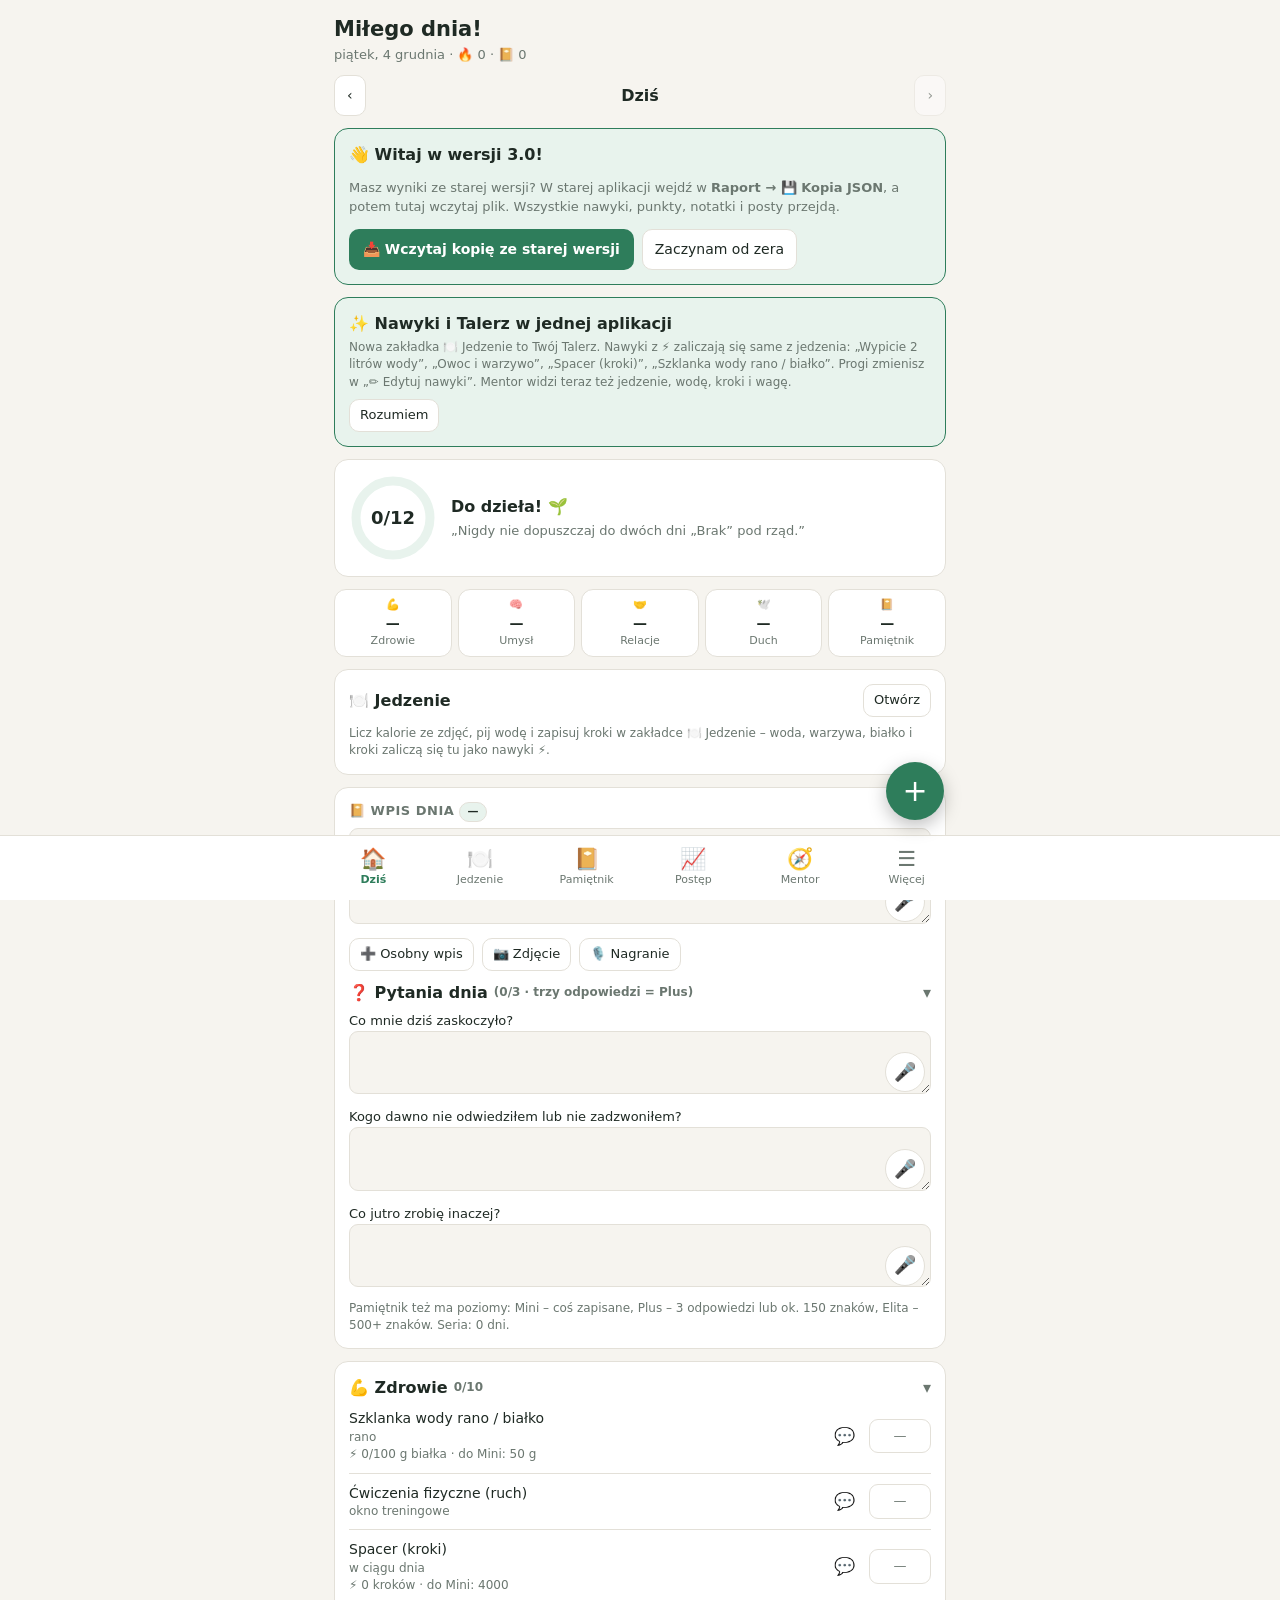
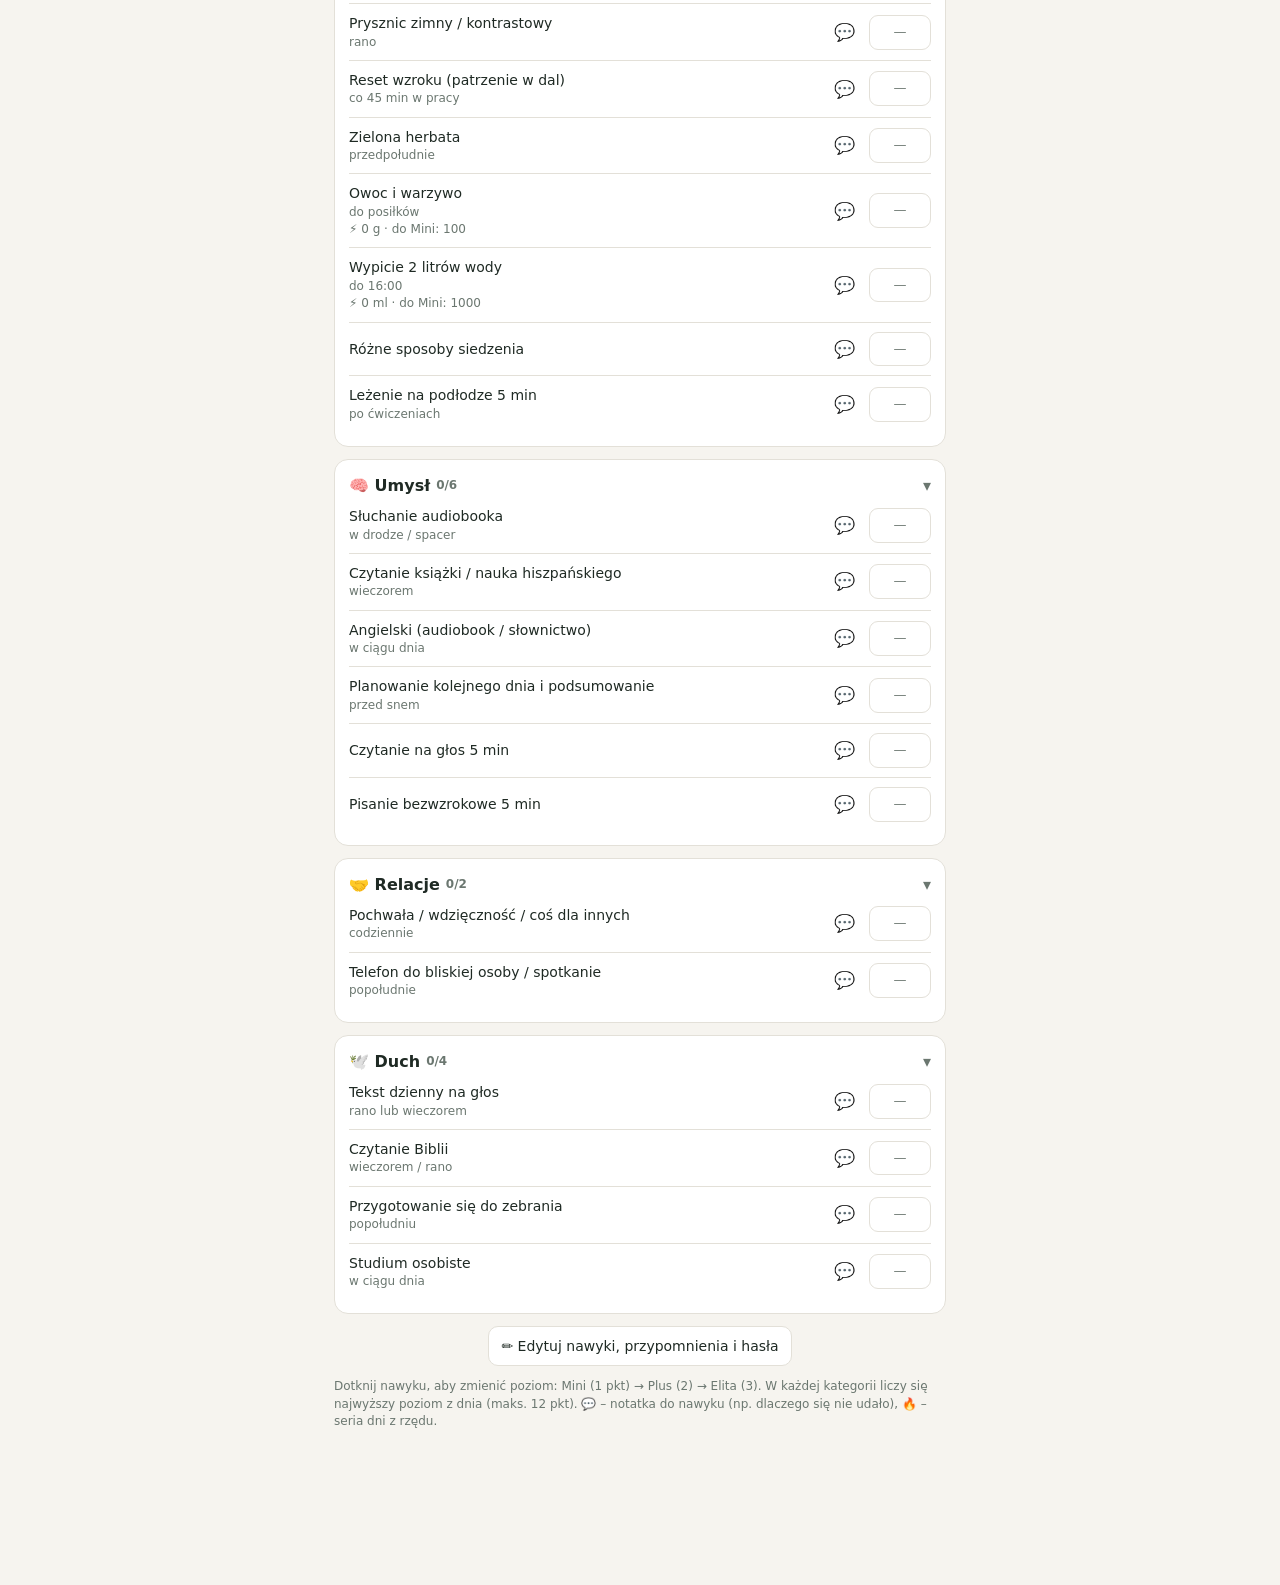
<file: index.html>
<!DOCTYPE html>
<html lang="pl">
<head>
<meta charset="utf-8">
<meta name="viewport" content="width=device-width, initial-scale=1, viewport-fit=cover">
<title>Nawyki i Talerz</title>
<link rel="icon" href="favicon.svg" type="image/svg+xml">
<link rel="manifest" href="manifest.webmanifest">
<meta name="theme-color" content="#2e7d5b">
<link rel="apple-touch-icon" href="icon-192.png">
<meta name="apple-mobile-web-app-capable" content="yes">
<meta name="mobile-web-app-capable" content="yes">
<meta name="apple-mobile-web-app-title" content="Nawyki">
<meta name="description" content="Nawyki, pamiętnik, cele, licznik kalorii ze zdjęć i mentor AI w jednej aplikacji">
<link rel="stylesheet" href="style.css">
</head>
<body>
<main>
<header><button id="back" class="backb noprint" data-a="back" aria-label="Wróć do poprzedniej zakładki" hidden>‹</button><div style="flex:1;min-width:0"><h1 id="gr">Nawyki i Talerz</h1><div class="sub" id="dt"></div></div></header>
<div id="v"></div>
</main>
<div id="tzwrap" class="noprint" hidden></div>
<button class="fab noprint" data-a="fab" aria-label="Szybki wpis">+</button>
<nav class="bnav noprint"><div id="tabs"></div></nav>
<div id="sheet"></div>
<div id="lock"></div>
<input type="file" id="imp" accept=".json,application/json" hidden>
<input type="file" id="pic" accept="image/*" hidden>
<input type="file" id="cam" accept="image/*" capture="environment" hidden>
<script src="data.js"></script>
<script src="app.js"></script>
</body>
</html>
</file>
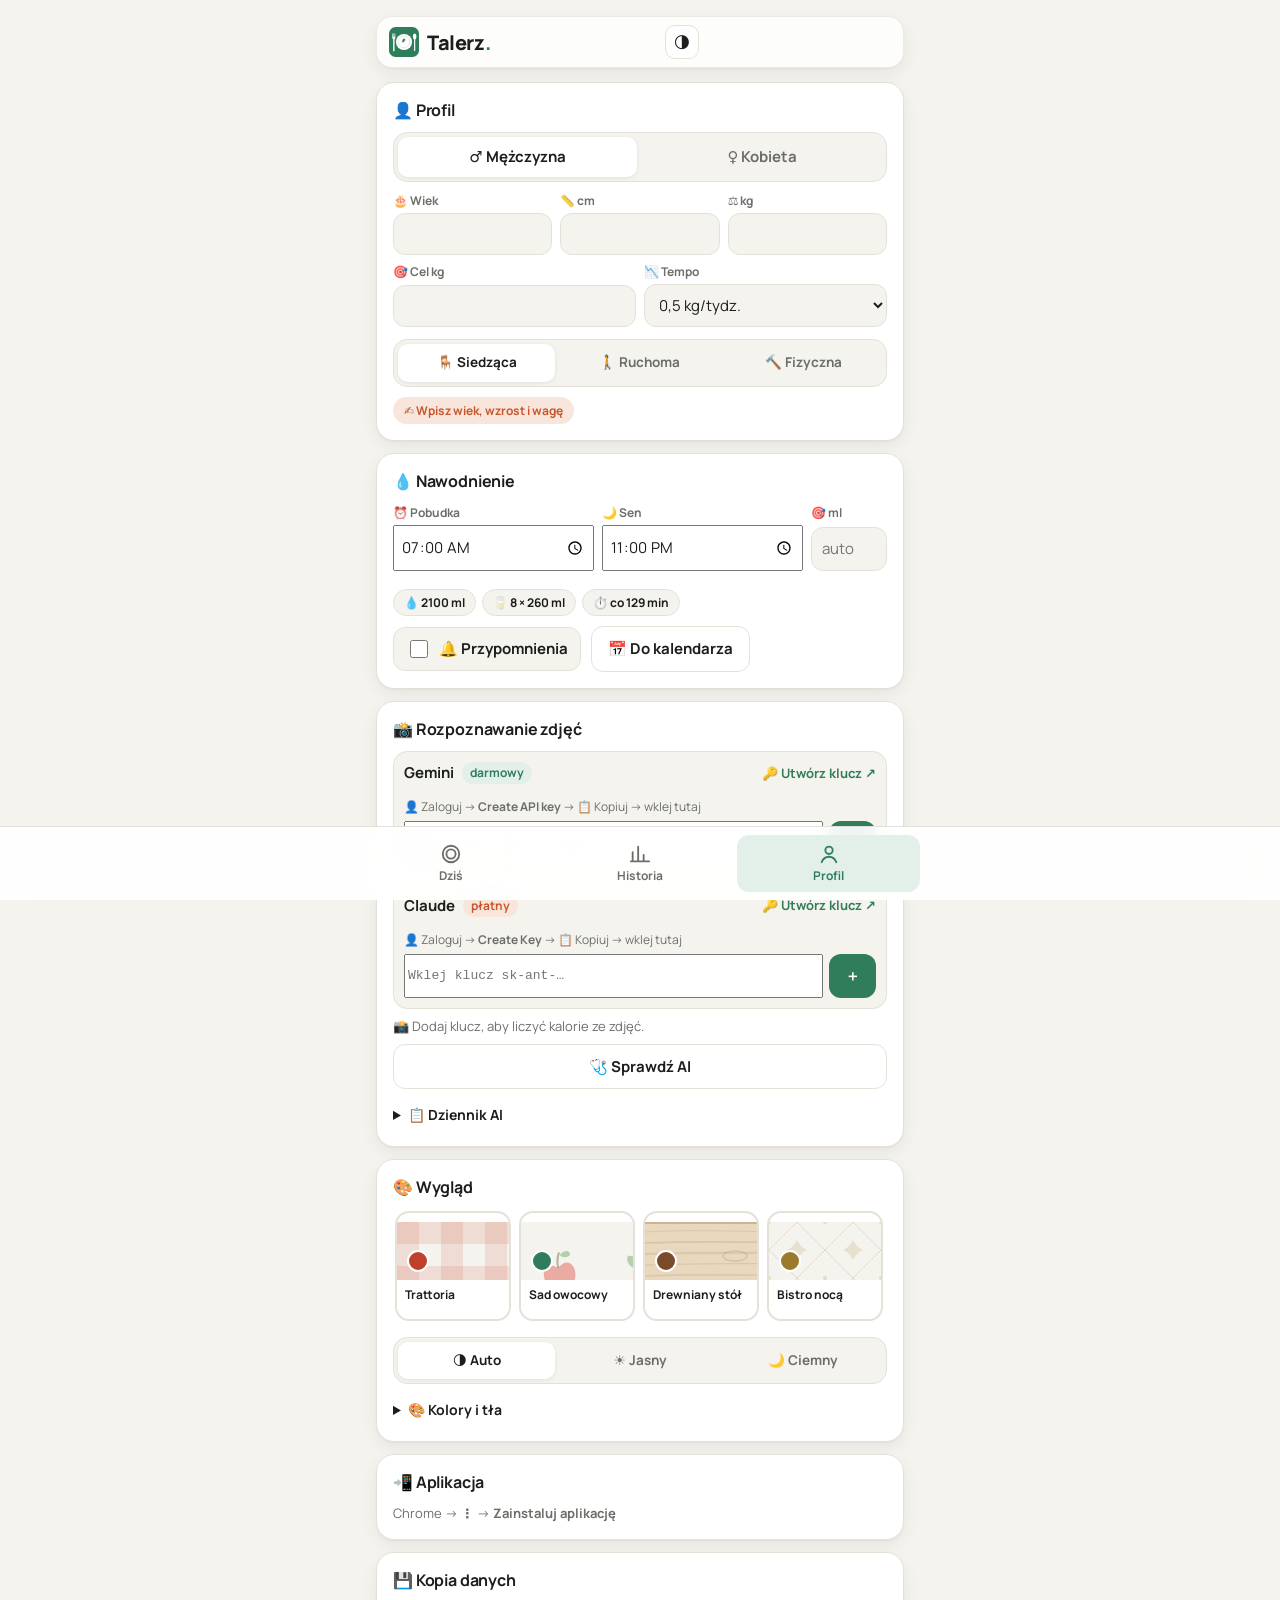
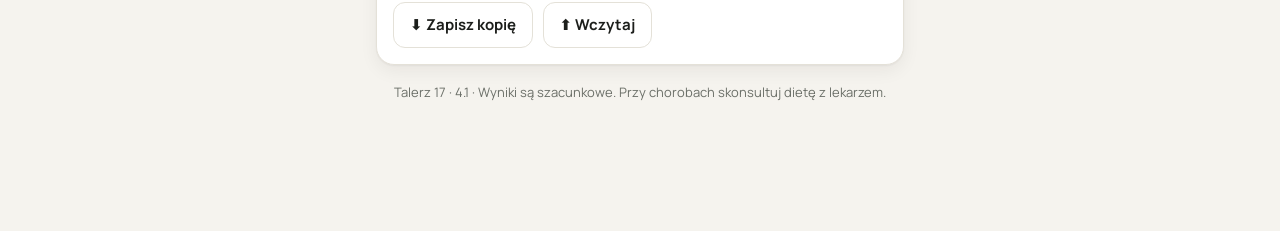
<file: talerz.html>
<!DOCTYPE html>
<html lang="pl">
<head>
<meta charset="utf-8">
<meta name="viewport" content="width=device-width, initial-scale=1, viewport-fit=cover">
<title>Jedzenie – Talerz</title>
<meta name="description" content="Licznik kalorii ze zdjęć posiłków i dzienny limit na odchudzanie liczony z kroków.">
<meta name="theme-color" content="#2F7D5B">
<link rel="manifest" href="manifest.webmanifest">
<link rel="icon" type="image/png" sizes="192x192" href="icon-192.png">
<link rel="icon" type="image/png" sizes="512x512" href="icon-512.png">
<link rel="icon" href="favicon.svg" type="image/svg+xml">
<link rel="shortcut icon" href="icon-192.png">
<link rel="apple-touch-icon" href="apple-touch-icon.png">
<meta name="apple-mobile-web-app-capable" content="yes">
<meta name="mobile-web-app-capable" content="yes">
<meta name="apple-mobile-web-app-title" content="Talerz">
<meta name="apple-mobile-web-app-status-bar-style" content="default">
<script>
  // Motyw ustawiany przed narysowaniem strony, żeby nie mrugało.
  (function(){ try {
    var r = document.documentElement, t = localStorage.getItem('talerz:theme');
    // Talerz osadzony jako zakładka „Jedzenie” w aplikacji Nawyki
    try { if (window.self !== window.top) r.classList.add('embed'); } catch(e) { r.classList.add('embed'); }
    if (t === 'light' || t === 'dark') r.setAttribute('data-theme', t);
    var l = JSON.parse(localStorage.getItem('talerz:look') || '{}');
    r.setAttribute('data-palette', l.palette || 'oliwka');
    if (l.bg && l.bg !== 'brak') r.setAttribute('data-bg', l.bg);
    r.style.setProperty('--veil', String(l.veil != null ? l.veil : 0.15));
  } catch(e){} })();
</script>
<link rel="preconnect" href="https://fonts.googleapis.com">
<link href="https://fonts.googleapis.com/css2?family=Manrope:wght@400;500;600;700;800&family=Fraunces:opsz,wght@9..144,600;9..144,700&family=Playfair+Display:wght@600;700&display=swap" rel="stylesheet">
<style>
  :root{
    --bg:#F5F3EE; --card:#FFFFFF; --ink:#1C1E1B; --muted:#6B6F68; --line:#E4E1D8;
    --accent:#2F7D5B; --accent-soft:#E3F0E9; --warn:#C8562A; --warn-soft:#F8E6DD;
    --p:#3B6FB6; --c:#C99A2E; --f:#B4527A; --w:#2E86C9; --w-soft:#E1EFF9; --radius:18px;
    --head:Manrope,system-ui,sans-serif; --shadow:0 1px 2px rgba(30,25,15,.05),0 6px 18px rgba(30,25,15,.06);
  }
  :root{color-scheme:light}
  :root[data-theme="dark"]{ --bg:#141613; --card:#1E211D; --ink:#ECEDE8; --muted:#9BA096; --line:#30342E; --accent:#5DBB8E; --accent-soft:#1F3329; --warn:#F08A5D; --warn-soft:#3A2419; --w:#5AB0EE; --w-soft:#17293A; color-scheme:dark; }
  @media (prefers-color-scheme: dark){
    :root:not([data-theme="light"]){ --bg:#141613; --card:#1E211D; --ink:#ECEDE8; --muted:#9BA096; --line:#30342E; --accent:#5DBB8E; --accent-soft:#1F3329; --warn:#F08A5D; --warn-soft:#3A2419; --w:#5AB0EE; --w-soft:#17293A; color-scheme:dark; }
  }
  html{transition:background-color .3s}
  *{box-sizing:border-box}
  html,body{margin:0;color:var(--ink);font-family:Manrope,system-ui,sans-serif;font-size:15px;line-height:1.45}
  html{background-color:var(--bgc,var(--bg));background-image:var(--bgimg,none);background-attachment:fixed;min-height:100%}
  body{background:transparent;min-height:100vh}
  body::before{content:"";position:fixed;inset:0;background:var(--bgc,var(--bg));opacity:var(--veil,0);pointer-events:none;z-index:-1}
  :root[data-theme="dark"]{--shadow:0 1px 2px rgba(0,0,0,.3),0 8px 22px rgba(0,0,0,.25)}
  @media (prefers-color-scheme: dark){:root:not([data-theme="light"]){--shadow:0 1px 2px rgba(0,0,0,.3),0 8px 22px rgba(0,0,0,.25)}}
  button,input,select,textarea{font:inherit;color:inherit}
  .wrap{max-width:560px;margin:0 auto;padding:calc(16px + env(safe-area-inset-top)) 16px 110px}
  header.top{display:flex;align-items:center;justify-content:space-between;margin:0 0 14px;padding:8px 8px 8px 12px;border-radius:16px;background:color-mix(in srgb,var(--card) 82%,transparent);-webkit-backdrop-filter:blur(10px);backdrop-filter:blur(10px);border:1px solid color-mix(in srgb,var(--line) 70%,transparent);box-shadow:var(--shadow);position:sticky;top:calc(6px + env(safe-area-inset-top));z-index:10}
  .brand{font-weight:800;font-size:20px;letter-spacing:-.02em;font-family:var(--head);display:flex;align-items:center;gap:8px}
  .brand svg{flex:none}
  .brand > span > span{color:var(--accent)}
  .datenav{display:flex;align-items:center;gap:6px}
  .datenav button{border:1px solid var(--line);background:var(--card);border-radius:10px;width:34px;height:34px;cursor:pointer}
  .datenav .d{font-weight:600;min-width:110px;text-align:center}
  .card{background:var(--card);border:1px solid var(--line);border-radius:var(--radius);padding:16px;margin-bottom:12px;box-shadow:var(--shadow)}
  :root[data-bg] .card{background:color-mix(in srgb,var(--card) 88%,transparent);-webkit-backdrop-filter:blur(8px) saturate(1.1);backdrop-filter:blur(8px) saturate(1.1)}
  .card h2{font-size:16px;margin:0 0 10px;font-weight:700;font-family:var(--head);letter-spacing:-.01em}
  .ring .big,.wbig,.streak .num,.sheet h3{font-family:var(--head)}
  .muted{color:var(--muted)} .small{font-size:13px}
  .hero{display:flex;gap:16px;align-items:center}
  .ring{position:relative;width:148px;height:148px;flex:none}
  .ring svg{transform:rotate(-90deg)}
  .ring .center{position:absolute;inset:0;display:flex;flex-direction:column;align-items:center;justify-content:center;text-align:center}
  .ring .big{font-size:30px;font-weight:800;letter-spacing:-.03em;line-height:1}
  .stats{flex:1;display:grid;gap:8px}
  .stat{display:flex;justify-content:space-between;border-bottom:1px dashed var(--line);padding-bottom:6px}
  .stat{gap:8px}
  .stat b{font-weight:700;white-space:nowrap}
  .stat span{white-space:nowrap}
  @media (max-width:380px){
    .hero{gap:12px}
    .ring{width:122px;height:122px}
    .ring svg{width:122px;height:122px}
    .ring .big{font-size:26px}
    .stat{font-size:14px}
  }
  .macros{display:grid;grid-template-columns:repeat(3,1fr);gap:8px;margin-top:14px}
  .macro .bar{height:6px;border-radius:4px;background:var(--line);overflow:hidden;margin-top:4px}
  .macro .bar i{display:block;height:100%}
  .row{display:flex;gap:10px;align-items:center}
  .field{display:grid;gap:4px;margin-bottom:10px}
  .field label{font-size:13px;color:var(--muted);font-weight:600}
  input[type=number],input[type=text],select,textarea{width:100%;border:1px solid var(--line);background:var(--bg);border-radius:12px;padding:10px 12px;outline:none}
  input:focus,select:focus,textarea:focus{border-color:var(--accent)}
  .grid2{display:grid;grid-template-columns:1fr 1fr;gap:10px}
  .btn{border:0;border-radius:12px;padding:11px 16px;font-weight:700;cursor:pointer;background:var(--accent);color:#fff}
  .btn.ghost{background:transparent;border:1px solid var(--line);color:var(--ink)}
  .btn.warn{background:var(--warn)}
  .btn:disabled{opacity:.5;cursor:default}
  .btn.block{width:100%}
  .meal{display:flex;gap:12px;align-items:center;padding:10px 0;border-top:1px solid var(--line)}
  .meal:first-of-type{border-top:0}
  .meal img,.meal .ph{width:52px;height:52px;border-radius:12px;object-fit:cover;flex:none;background:var(--accent-soft);display:flex;align-items:center;justify-content:center;font-size:22px}
  .meal .info{flex:1;min-width:0}
  .meal .name{font-weight:700;white-space:nowrap;overflow:hidden;text-overflow:ellipsis}
  .meal .kc{font-weight:800}
  .iconbtn{border:0;background:transparent;cursor:pointer;color:var(--muted);font-size:18px;padding:4px 6px}
  nav.tabs{position:fixed;left:0;right:0;bottom:0;background:var(--card);border-top:1px solid var(--line);display:flex;justify-content:center;padding:8px 8px calc(8px + env(safe-area-inset-bottom))}
  nav.tabs .in{display:flex;gap:6px;max-width:560px;width:100%}
  nav.tabs button{flex:1;border:0;background:transparent;padding:8px;border-radius:12px;font-weight:700;color:var(--muted);cursor:pointer}
  nav.tabs button.on{background:var(--accent-soft);color:var(--accent)}
  .fab{position:fixed;right:max(16px,calc(50% - 264px));bottom:84px;border:0;border-radius:999px;padding:14px 20px;background:var(--accent);color:#fff;font-weight:800;box-shadow:0 6px 20px rgba(0,0,0,.18);cursor:pointer}
  .notice{border-radius:12px;padding:10px 12px;font-size:13px;margin-bottom:12px}
  .notice.warn{background:var(--warn-soft);color:var(--warn)}
  .notice.info{background:var(--accent-soft);color:var(--accent)}
  details summary{cursor:pointer;font-weight:600;color:var(--muted);font-size:13px}
  .calc{font-size:13px;display:grid;gap:4px;margin-top:8px}
  .calc div{display:flex;justify-content:space-between;gap:10px}
  .calc div span:last-child{white-space:nowrap}
  /* modal */
  .sheet-bg{position:fixed;inset:0;background:rgba(0,0,0,.4);display:none;align-items:flex-end;justify-content:center;z-index:20}
  .sheet-bg.open{display:flex}
  .sheet{background:var(--bg);width:100%;max-width:560px;max-height:92vh;overflow:auto;border-radius:22px 22px 0 0;padding:18px 16px calc(18px + env(safe-area-inset-bottom))}
  .sheet h3{margin:0 0 12px;font-size:18px}
  .drop{display:block;border:2px dashed var(--line);border-radius:16px;padding:22px;text-align:center;cursor:pointer;background:var(--card)}
  .drop img{max-width:100%;max-height:240px;border-radius:12px;display:block;margin:0 auto}
  .item{display:grid;grid-template-columns:58px 1fr 62px 46px 26px;gap:6px;align-items:center;padding:8px 0;border-top:1px solid var(--line)}
  .item .catsel{padding:7px 2px;font-size:16px;text-overflow:clip}
  .item input{padding:7px 8px}
  .item .k{font-weight:700;text-align:right}
  .item .sub{grid-column:1/-1;font-size:12px;color:var(--muted);margin-top:-4px}
  .pill{display:inline-block;padding:2px 8px;border-radius:999px;font-size:12px;font-weight:700;background:var(--accent-soft);color:var(--accent)}
  .pill.low{background:var(--warn-soft);color:var(--warn)}
  .spinner{width:18px;height:18px;border:3px solid var(--accent-soft);border-top-color:var(--accent);border-radius:50%;animation:sp 0.8s linear infinite;display:inline-block;vertical-align:middle}
  @keyframes sp{to{transform:rotate(360deg)}}
  .hist{display:grid;gap:8px}
  .wentries{margin-top:10px;border-top:1px solid var(--line);padding-top:8px}
  .wentry{display:flex;justify-content:space-between;gap:10px;font-size:14px;padding:3px 0}
  .hrow{display:grid;grid-template-columns:92px 1fr 90px;gap:10px;align-items:center;font-size:14px;cursor:pointer}
  .hbar{height:10px;border-radius:6px;background:var(--line);position:relative;overflow:hidden}
  .hbar i{position:absolute;left:0;top:0;bottom:0;border-radius:6px}
  .hidden{display:none!important}
  .seg{display:grid;grid-template-columns:1fr 1fr;gap:6px;background:var(--bg);border:1px solid var(--line);border-radius:14px;padding:4px;margin-bottom:12px}
  .seg button{border:0;background:transparent;border-radius:10px;padding:9px;font-weight:700;cursor:pointer;color:var(--muted)}
  .seg button.on{background:var(--card);color:var(--ink);box-shadow:0 1px 4px rgba(0,0,0,.08)}
  .keyrow{display:flex;gap:6px}
  .keyrow input{flex:1;font-size:14px}
  .keyrow input[type=password],#gKeyNew,#cKeyNew{font-family:ui-monospace,monospace;font-size:13px}
  a{color:var(--accent)}
  .linkbtn{display:inline-flex;align-items:center;gap:6px;font-weight:700;text-decoration:none;border:1px solid var(--line);border-radius:12px;padding:9px 12px;background:var(--bg)}
  ol.steps{margin:6px 0 0;padding-left:20px;font-size:13px;color:var(--muted)}
  ol.steps li{margin-bottom:3px}
  .status-ok{color:var(--accent);font-weight:700}
  .status-err{color:var(--warn);font-weight:700}
  .themebtn{border:1px solid var(--line);background:var(--card);border-radius:10px;width:34px;height:34px;cursor:pointer;font-size:16px;line-height:1}
  .seg3{grid-template-columns:repeat(3,1fr)}
  .seg button{white-space:nowrap}
  /* motywacja */
  .streak{display:flex;align-items:center;gap:12px}
  .streak .flame{font-size:30px;line-height:1}
  .streak .num{font-size:26px;font-weight:800;letter-spacing:-.02em;line-height:1}
  .goalbar{height:10px;border-radius:6px;background:var(--line);overflow:hidden;margin:6px 0 4px}
  .goalbar i{display:block;height:100%;background:linear-gradient(90deg,var(--accent),#8FD3AE);border-radius:6px;transition:width .6s}
  .tip{background:var(--accent-soft);color:var(--ink);border-radius:12px;padding:10px 12px;font-size:13px;margin-top:12px}
  .badges{display:flex;flex-wrap:wrap;gap:6px;margin-top:12px}
  .badge{display:inline-flex;align-items:center;gap:4px;border-radius:999px;padding:4px 10px;font-size:12px;font-weight:700;background:var(--bg);border:1px solid var(--line)}
  .badge.off{opacity:.45;filter:grayscale(1)}
  .week{display:grid;grid-template-columns:repeat(7,1fr);gap:4px;margin-top:12px;text-align:center;font-size:11px;color:var(--muted)}
  .week .dot{width:26px;height:26px;border-radius:50%;margin:3px auto 0;display:flex;align-items:center;justify-content:center;font-size:13px;background:var(--line);color:var(--muted)}
  .week .dot.ok{background:var(--accent);color:#fff}
  .week .dot.over{background:var(--warn-soft);color:var(--warn)}
  .week .dot.low{background:var(--warn-soft);color:var(--warn)}
  .week .dot.today{outline:2px solid var(--accent);outline-offset:1px}
  .check{display:flex;gap:10px;align-items:flex-start;margin-bottom:10px;font-size:14px;cursor:pointer}
  .check input{margin-top:3px;width:18px;height:18px;accent-color:var(--accent)}
  /* płyny */
  .water-top{display:flex;gap:14px;align-items:center}
  .glass{position:relative;width:62px;height:86px;flex:none;border:3px solid var(--w);border-top:0;border-radius:0 0 16px 16px;overflow:hidden;background:var(--bg)}
  .glass .fill{position:absolute;left:0;right:0;bottom:0;background:var(--w);transition:height .5s;opacity:.9}
  .glass .fill::before{content:"";position:absolute;left:-10%;right:-10%;top:-5px;height:10px;border-radius:50%;background:var(--w)}
  .wbig{font-size:24px;font-weight:800;letter-spacing:-.02em;line-height:1.1}
  .wbtns{display:grid;grid-template-columns:repeat(4,1fr);gap:6px;margin-top:12px}
  .wbtn{border:1px solid var(--line);background:var(--w-soft);color:var(--w);border-radius:12px;padding:9px 4px;font-weight:800;cursor:pointer;text-align:center;line-height:1.15}
  .wbtn small{display:block;font-weight:600;font-size:11px;color:var(--muted)}
  .wline{position:relative;height:64px;margin:14px 4px 4px}
  .wline .axis{position:absolute;left:0;right:0;top:22px;height:4px;border-radius:2px;background:var(--line)}
  .wline .elapsed{position:absolute;left:0;top:22px;height:4px;border-radius:2px;background:var(--muted);opacity:.25}
  .wline .drank{position:absolute;left:0;top:19px;height:10px;border-radius:5px;transition:width .6s ease,background-color .6s ease,box-shadow .6s ease}
  .wline .drank-lab{position:absolute;top:0;font-size:11px;font-weight:800;white-space:nowrap;transform:translateX(-50%);transition:left .6s ease,color .6s ease}
  .wline .lab{top:44px!important}
  .wlegend{display:flex;gap:14px;flex-wrap:wrap;font-size:11px;color:var(--muted);margin:0 4px}
  .wlegend i{display:inline-block;width:14px;height:6px;border-radius:3px;vertical-align:middle;margin-right:4px}
  .wline .plan{position:absolute;top:18px;width:2px;height:12px;background:var(--muted);opacity:.45;transform:translateX(-1px)}
  .wline .wdrop{position:absolute;top:13px;transform:translateX(-50%);border-radius:50%;background:var(--w);border:2px solid var(--card)}
  .wline .now{position:absolute;top:6px;width:2px;height:36px;background:var(--ink);transform:translateX(-1px)}
  .wline .lab{position:absolute;top:34px;font-size:10px;color:var(--muted);transform:translateX(-50%)}
  .wtip{background:var(--w-soft);border-radius:12px;padding:10px 12px;font-size:13px;margin-top:10px}
  .wtip.due{outline:2px solid var(--w);animation:pulse 1.6s ease-in-out infinite}
  @keyframes pulse{50%{outline-color:transparent}}
  .keylist{display:grid;gap:6px}
  .keyitem{display:grid;grid-template-columns:22px 1fr auto;gap:8px;align-items:center;border:1px solid var(--line);border-radius:12px;padding:8px 10px;background:var(--bg)}
  .keyitem .n{font-weight:800;color:var(--muted);text-align:center}
  .keyitem .k{font-family:ui-monospace,monospace;font-size:12px;color:var(--muted)}
  .keyitem .nm{font-weight:700;font-size:14px}
  .keyitem .acts{display:flex;gap:2px}
  .keyitem .acts button{border:0;background:transparent;cursor:pointer;padding:6px;border-radius:8px;color:var(--muted);font-size:14px}
  .keyitem .acts button:hover{background:var(--line)}
  .kst{font-size:12px;font-weight:700}
  .kst.ok{color:var(--accent)} .kst.limit,.kst.credit{color:var(--c)} .kst.invalid{color:var(--warn)}
/* ===== palety kolorów ===== */
:root[data-palette="oliwka"]{--accent:#2F7D5B;--accent-soft:#E3F0E9;--bg:#F5F3EE;--card:#FFFFFF;}
:root[data-palette="oliwka"][data-theme="dark"]{--accent:#5DBB8E;--accent-soft:#1F3329;--bg:#141613;--card:#1E211D;}
@media (prefers-color-scheme: dark){:root[data-palette="oliwka"]:not([data-theme="light"]){--accent:#5DBB8E;--accent-soft:#1F3329;--bg:#141613;--card:#1E211D;}}
:root[data-palette="pomidor"]{--accent:#C0412B;--accent-soft:#FBE5DF;--bg:#F8F2EE;--card:#FFFFFF;--head:'Fraunces',Georgia,serif;}
:root[data-palette="pomidor"][data-theme="dark"]{--accent:#F07A62;--accent-soft:#3A1E19;--bg:#171312;--card:#221B19;}
@media (prefers-color-scheme: dark){:root[data-palette="pomidor"]:not([data-theme="light"]){--accent:#F07A62;--accent-soft:#3A1E19;--bg:#171312;--card:#221B19;}}
:root[data-palette="cytrus"]{--accent:#C76A12;--accent-soft:#FCEBD6;--bg:#FBF6EC;--card:#FFFFFF;}
:root[data-palette="cytrus"][data-theme="dark"]{--accent:#F2A54A;--accent-soft:#3A2913;--bg:#171410;--card:#221E17;}
@media (prefers-color-scheme: dark){:root[data-palette="cytrus"]:not([data-theme="light"]){--accent:#F2A54A;--accent-soft:#3A2913;--bg:#171410;--card:#221E17;}}
:root[data-palette="jagoda"]{--accent:#5A49B8;--accent-soft:#ECE8FB;--bg:#F5F4FA;--card:#FFFFFF;}
:root[data-palette="jagoda"][data-theme="dark"]{--accent:#9C8CF2;--accent-soft:#27223F;--bg:#131218;--card:#1D1B25;}
@media (prefers-color-scheme: dark){:root[data-palette="jagoda"]:not([data-theme="light"]){--accent:#9C8CF2;--accent-soft:#27223F;--bg:#131218;--card:#1D1B25;}}
:root[data-palette="morski"]{--accent:#1C7487;--accent-soft:#DDF0F3;--bg:#F1F6F6;--card:#FFFFFF;}
:root[data-palette="morski"][data-theme="dark"]{--accent:#58C0D4;--accent-soft:#163038;--bg:#101617;--card:#192123;}
@media (prefers-color-scheme: dark){:root[data-palette="morski"]:not([data-theme="light"]){--accent:#58C0D4;--accent-soft:#163038;--bg:#101617;--card:#192123;}}
:root[data-palette="espresso"]{--accent:#7A4A2A;--accent-soft:#F1E6DC;--bg:#F6F1EB;--card:#FFFDFB;--head:'Fraunces',Georgia,serif;}
:root[data-palette="espresso"][data-theme="dark"]{--accent:#D69B6E;--accent-soft:#33241A;--bg:#16120F;--card:#211B17;}
@media (prefers-color-scheme: dark){:root[data-palette="espresso"]:not([data-theme="light"]){--accent:#D69B6E;--accent-soft:#33241A;--bg:#16120F;--card:#211B17;}}
:root[data-palette="restauracja"]{--accent:#9C7A2B;--accent-soft:#F3ECD9;--bg:#F4F0E7;--card:#FFFDF8;--head:'Playfair Display',Georgia,serif;}
:root[data-palette="restauracja"][data-theme="dark"]{--accent:#D8B762;--accent-soft:#2E2716;--bg:#0F0E0C;--card:#1A1916;}
@media (prefers-color-scheme: dark){:root[data-palette="restauracja"]:not([data-theme="light"]){--accent:#D8B762;--accent-soft:#2E2716;--bg:#0F0E0C;--card:#1A1916;}}
/* ===== tła ===== */
:root{--img-obrus:url("data:image/svg+xml,%3Csvg xmlns='http://www.w3.org/2000/svg' width='44' height='44'%3E %3Crect x='0' y='0' width='22' height='44' fill='%23C8452F' fill-opacity='0.13'/%3E %3Crect x='0' y='0' width='44' height='22' fill='%23C8452F' fill-opacity='0.13'/%3E%3C/svg%3E");--bgc-obrus:var(--bg);--img-drewno:url("data:image/svg+xml,%3Csvg xmlns='http://www.w3.org/2000/svg' width='480' height='192'%3E%3Crect x='0' y='0' width='480' height='2' fill='%237A4A22' fill-opacity='0.25'/%3E%3Crect x='0' y='64' width='480' height='2' fill='%237A4A22' fill-opacity='0.25'/%3E%3Crect x='0' y='128' width='480' height='2' fill='%237A4A22' fill-opacity='0.25'/%3E%3Cpath d='M0 10 C 80 5, 200 16, 300 10 S 420 6, 480 10' fill='none' stroke='%237A4A22' stroke-opacity='0.11' stroke-width='1.0'/%3E%3Cpath d='M0 21 C 117 16, 237 27, 300 21 S 420 17, 480 21' fill='none' stroke='%237A4A22' stroke-opacity='0.14' stroke-width='1.6'/%3E%3Cpath d='M0 32 C 154 27, 274 38, 300 32 S 420 28, 480 32' fill='none' stroke='%237A4A22' stroke-opacity='0.11' stroke-width='2.2'/%3E%3Cpath d='M0 43 C 191 38, 311 49, 300 43 S 420 39, 480 43' fill='none' stroke='%237A4A22' stroke-opacity='0.14' stroke-width='1.0'/%3E%3Cpath d='M0 54 C 108 49, 228 60, 300 54 S 420 50, 480 54' fill='none' stroke='%237A4A22' stroke-opacity='0.11' stroke-width='1.6'/%3E%3Cellipse cx='90' cy='34' rx='12' ry='5' fill='none' stroke='%237A4A22' stroke-opacity='0.16' stroke-width='1.4'/%3E%3Cpath d='M0 74 C 150 69, 270 80, 300 74 S 420 70, 480 74' fill='none' stroke='%237A4A22' stroke-opacity='0.11' stroke-width='1.0'/%3E%3Cpath d='M0 85 C 187 80, 307 91, 300 85 S 420 81, 480 85' fill='none' stroke='%237A4A22' stroke-opacity='0.14' stroke-width='1.6'/%3E%3Cpath d='M0 96 C 104 91, 224 102, 300 96 S 420 92, 480 96' fill='none' stroke='%237A4A22' stroke-opacity='0.11' stroke-width='2.2'/%3E%3Cpath d='M0 107 C 141 102, 261 113, 300 107 S 420 103, 480 107' fill='none' stroke='%237A4A22' stroke-opacity='0.14' stroke-width='1.0'/%3E%3Cpath d='M0 118 C 178 113, 298 124, 300 118 S 420 114, 480 118' fill='none' stroke='%237A4A22' stroke-opacity='0.11' stroke-width='1.6'/%3E%3Cellipse cx='230' cy='98' rx='12' ry='5' fill='none' stroke='%237A4A22' stroke-opacity='0.16' stroke-width='1.4'/%3E%3Cpath d='M0 138 C 100 133, 220 144, 300 138 S 420 134, 480 138' fill='none' stroke='%237A4A22' stroke-opacity='0.11' stroke-width='1.0'/%3E%3Cpath d='M0 149 C 137 144, 257 155, 300 149 S 420 145, 480 149' fill='none' stroke='%237A4A22' stroke-opacity='0.14' stroke-width='1.6'/%3E%3Cpath d='M0 160 C 174 155, 294 166, 300 160 S 420 156, 480 160' fill='none' stroke='%237A4A22' stroke-opacity='0.11' stroke-width='2.2'/%3E%3Cpath d='M0 171 C 91 166, 211 177, 300 171 S 420 167, 480 171' fill='none' stroke='%237A4A22' stroke-opacity='0.14' stroke-width='1.0'/%3E%3Cpath d='M0 182 C 128 177, 248 188, 300 182 S 420 178, 480 182' fill='none' stroke='%237A4A22' stroke-opacity='0.11' stroke-width='1.6'/%3E%3Cellipse cx='370' cy='162' rx='12' ry='5' fill='none' stroke='%237A4A22' stroke-opacity='0.16' stroke-width='1.4'/%3E%3C/svg%3E");--bgc-drewno:#E9D7BE;--img-owoce:url("data:image/svg+xml,%3Csvg xmlns='http://www.w3.org/2000/svg' width='240' height='240'%3E%3Cg fill-opacity='0.42' stroke-opacity='0.42'%3E %3C%21-- jab%C5%82ko --%3E %3Cg transform='translate(36 40) rotate(-12)'%3E%3Cpath d='M0 6 C -14 -6, -22 14, -10 26 C -4 32, 4 32, 10 26 C 22 14, 14 -6, 0 6 Z' fill='%23D9483B'/%3E %3Cpath d='M0 6 C 0 0, 2 -6, 4 -9' stroke='%236B4A2B' stroke-width='2' fill='none'/%3E%3Cpath d='M4 -6 C 10 -12, 16 -8, 14 -4 C 10 -2, 6 -3, 4 -6Z' fill='%235BA052'/%3E%3C/g%3E %3C%21-- cytryna (plaster) --%3E %3Cg transform='translate(160 52)'%3E%3Ccircle r='17' fill='%23F2C230'/%3E%3Ccircle r='13' fill='%23FBE58A'/%3E %3Cg stroke='%23F2C230' stroke-width='1.6'%3E%3Cpath d='M0 0 L0 -13'/%3E%3Cpath d='M0 0 L11 -6.5'/%3E%3Cpath d='M0 0 L11 6.5'/%3E%3Cpath d='M0 0 L0 13'/%3E%3Cpath d='M0 0 L-11 6.5'/%3E%3Cpath d='M0 0 L-11 -6.5'/%3E%3C/g%3E%3C/g%3E %3C%21-- wi%C5%9Bnie --%3E %3Cg transform='translate(104 128)'%3E%3Cpath d='M-8 6 C -6 -8, 2 -16, 8 -20 M8 6 C 8 -6, 8 -14, 8 -20' stroke='%234F7D3A' stroke-width='2' fill='none'/%3E %3Ccircle cx='-9' cy='10' r='7' fill='%23B5243A'/%3E%3Ccircle cx='9' cy='10' r='7' fill='%23C42F45'/%3E%3C/g%3E %3C%21-- truskawka --%3E %3Cg transform='translate(200 168) rotate(18)'%3E%3Cpath d='M0 22 C -14 10, -14 -4, -8 -6 C -3 -8, 3 -8, 8 -6 C 14 -4, 14 10, 0 22 Z' fill='%23E0444E'/%3E %3Cpath d='M-9 -6 L-3 -12 L0 -7 L3 -12 L9 -6 Z' fill='%234E9A4A'/%3E %3Cg fill='%23FBE58A'%3E%3Ccircle cx='-4' cy='2' r='1.2'/%3E%3Ccircle cx='4' cy='3' r='1.2'/%3E%3Ccircle cx='0' cy='10' r='1.2'/%3E%3Ccircle cx='-6' cy='9' r='1'/%3E%3Ccircle cx='6' cy='10' r='1'/%3E%3C/g%3E%3C/g%3E %3C%21-- pomara%C5%84cza --%3E %3Cg transform='translate(46 186)'%3E%3Ccircle r='15' fill='%23F08A24'/%3E%3Cpath d='M0 -15 C 4 -20, 10 -20, 12 -16 C 8 -14, 4 -14, 0 -15Z' fill='%235BA052'/%3E%3C/g%3E %3C%21-- gruszka --%3E %3Cg transform='translate(196 106) rotate(-8)'%3E%3Cpath d='M0 -14 C -6 -14, -6 -4, -9 2 C -14 10, -10 20, 0 20 C 10 20, 14 10, 9 2 C 6 -4, 6 -14, 0 -14Z' fill='%239CC54A'/%3E %3Cpath d='M0 -14 L1 -20' stroke='%236B4A2B' stroke-width='2'/%3E%3C/g%3E %3C%21-- winogrono --%3E %3Cg transform='translate(40 112)' fill='%237E57A8'%3E%3Ccircle cx='0' cy='0' r='5'/%3E%3Ccircle cx='9' cy='0' r='5'/%3E%3Ccircle cx='-9' cy='0' r='5'/%3E %3Ccircle cx='4.5' cy='8' r='5'/%3E%3Ccircle cx='-4.5' cy='8' r='5'/%3E%3Ccircle cx='0' cy='16' r='5'/%3E%3Cpath d='M0 -5 L2 -12' stroke='%234F7D3A' stroke-width='2'/%3E%3C/g%3E %3C%21-- listek --%3E %3Cg transform='translate(128 210) rotate(30)'%3E%3Cpath d='M0 -10 C 8 -6, 8 6, 0 10 C -8 6, -8 -6, 0 -10Z' fill='%235BA052'/%3E%3C/g%3E %3Cg transform='translate(112 40) rotate(-40)'%3E%3Cpath d='M0 -8 C 6 -5, 6 5, 0 8 C -6 5, -6 -5, 0 -8Z' fill='%235BA052'/%3E%3C/g%3E %3C/g%3E%3C/svg%3E");--bgc-owoce:var(--bg);--img-zastawa:url("data:image/svg+xml,%3Csvg xmlns='http://www.w3.org/2000/svg' width='200' height='160'%3E%3Ccircle cx='50' cy='45' r='26' fill='none' stroke='%232B2B2B' stroke-opacity='0.07' stroke-width='2'/%3E%3Ccircle cx='50' cy='45' r='17' fill='none' stroke='%232B2B2B' stroke-opacity='0.07' stroke-width='1.5'/%3E%3Cpath d='M12 27 L12 69 M8 27 L8 39 M16 27 L16 39 M8 39 Q12 44 16 39' fill='none' stroke='%232B2B2B' stroke-opacity='0.07' stroke-width='1.8' stroke-linecap='round'/%3E%3Cpath d='M88 69 L88 39 C 93 35, 93 27, 88 25' fill='none' stroke='%232B2B2B' stroke-opacity='0.07' stroke-width='1.8' stroke-linecap='round'/%3E%3Ccircle cx='150' cy='125' r='26' fill='none' stroke='%232B2B2B' stroke-opacity='0.07' stroke-width='2'/%3E%3Ccircle cx='150' cy='125' r='17' fill='none' stroke='%232B2B2B' stroke-opacity='0.07' stroke-width='1.5'/%3E%3Cpath d='M112 107 L112 149 M108 107 L108 119 M116 107 L116 119 M108 119 Q112 124 116 119' fill='none' stroke='%232B2B2B' stroke-opacity='0.07' stroke-width='1.8' stroke-linecap='round'/%3E%3Cpath d='M188 149 L188 119 C 193 115, 193 107, 188 105' fill='none' stroke='%232B2B2B' stroke-opacity='0.07' stroke-width='1.8' stroke-linecap='round'/%3E%3Ccircle cx='150' cy='-35' r='26' fill='none' stroke='%232B2B2B' stroke-opacity='0.07' stroke-width='2'/%3E%3Ccircle cx='150' cy='-35' r='17' fill='none' stroke='%232B2B2B' stroke-opacity='0.07' stroke-width='1.5'/%3E%3Cpath d='M112 -53 L112 -11 M108 -53 L108 -41 M116 -53 L116 -41 M108 -41 Q112 -36 116 -41' fill='none' stroke='%232B2B2B' stroke-opacity='0.07' stroke-width='1.8' stroke-linecap='round'/%3E%3Cpath d='M188 -11 L188 -41 C 193 -45, 193 -53, 188 -55' fill='none' stroke='%232B2B2B' stroke-opacity='0.07' stroke-width='1.8' stroke-linecap='round'/%3E%3Ccircle cx='-50' cy='125' r='26' fill='none' stroke='%232B2B2B' stroke-opacity='0.07' stroke-width='2'/%3E%3Ccircle cx='-50' cy='125' r='17' fill='none' stroke='%232B2B2B' stroke-opacity='0.07' stroke-width='1.5'/%3E%3Cpath d='M-88 107 L-88 149 M-92 107 L-92 119 M-84 107 L-84 119 M-92 119 Q-88 124 -84 119' fill='none' stroke='%232B2B2B' stroke-opacity='0.07' stroke-width='1.8' stroke-linecap='round'/%3E%3Cpath d='M-12 149 L-12 119 C -7 115, -7 107, -12 105' fill='none' stroke='%232B2B2B' stroke-opacity='0.07' stroke-width='1.8' stroke-linecap='round'/%3E%3Ccircle cx='250' cy='125' r='26' fill='none' stroke='%232B2B2B' stroke-opacity='0.07' stroke-width='2'/%3E%3Ccircle cx='250' cy='125' r='17' fill='none' stroke='%232B2B2B' stroke-opacity='0.07' stroke-width='1.5'/%3E%3Cpath d='M212 107 L212 149 M208 107 L208 119 M216 107 L216 119 M208 119 Q212 124 216 119' fill='none' stroke='%232B2B2B' stroke-opacity='0.07' stroke-width='1.8' stroke-linecap='round'/%3E%3Cpath d='M288 149 L288 119 C 293 115, 293 107, 288 105' fill='none' stroke='%232B2B2B' stroke-opacity='0.07' stroke-width='1.8' stroke-linecap='round'/%3E%3C/svg%3E");--bgc-zastawa:var(--bg);--img-restauracja:url("data:image/svg+xml,%3Csvg xmlns='http://www.w3.org/2000/svg' width='56' height='56'%3E %3Cpath d='M28 0 L56 28 L28 56 L0 28 Z' fill='none' stroke='%239C7A2B' stroke-opacity='0.2' stroke-width='1'/%3E %3Cpath d='M28 18 C 31 24, 34 26, 38 28 C 34 30, 31 32, 28 38 C 25 32, 22 30, 18 28 C 22 26, 25 24, 28 18Z' fill='%239C7A2B' fill-opacity='0.16'/%3E %3Ccircle cx='0' cy='0' r='2' fill='%239C7A2B' fill-opacity='0.2'/%3E%3Ccircle cx='56' cy='0' r='2' fill='%239C7A2B' fill-opacity='0.2'/%3E %3Ccircle cx='0' cy='56' r='2' fill='%239C7A2B' fill-opacity='0.2'/%3E%3Ccircle cx='56' cy='56' r='2' fill='%239C7A2B' fill-opacity='0.2'/%3E%3C/svg%3E");--bgc-restauracja:var(--bg);--img-kafelki:url("data:image/svg+xml,%3Csvg xmlns='http://www.w3.org/2000/svg' width='80' height='40'%3E%3Cg fill='none' stroke='%235A6B6B' stroke-opacity='0.14' stroke-width='2'%3E %3Cpath d='M0 1 H80 M0 21 H80'/%3E%3Cpath d='M1 1 V21 M41 1 V21'/%3E%3Cpath d='M21 21 V40 M61 21 V40'/%3E%3C/g%3E%3C/svg%3E");--bgc-kafelki:#EEF3F2;--img-ziola:url("data:image/svg+xml,%3Csvg xmlns='http://www.w3.org/2000/svg' width='200' height='200'%3E%3Cg transform='translate(40 90) rotate(-25)' fill='%233E7D3A' fill-opacity='0.18' stroke='%233E7D3A' stroke-opacity='0.18'%3E%3Cpath d='M0 6 C 1 -10, -1 -30, 0 -49' fill='none' stroke-width='1.6'/%3E%3Cellipse cx='-6' cy='0' rx='6' ry='3' transform='rotate(-35 -6 0)'/%3E%3Cellipse cx='6' cy='-9' rx='6' ry='3' transform='rotate(35 6 -9)'/%3E%3Cellipse cx='-6' cy='-18' rx='6' ry='3' transform='rotate(-35 -6 -18)'/%3E%3Cellipse cx='6' cy='-27' rx='6' ry='3' transform='rotate(35 6 -27)'/%3E%3Cellipse cx='-6' cy='-36' rx='6' ry='3' transform='rotate(-35 -6 -36)'/%3E%3C/g%3E%3Cg transform='translate(130 70) rotate(30)' fill='%233E7D3A' fill-opacity='0.18' stroke='%233E7D3A' stroke-opacity='0.18'%3E%3Cpath d='M0 6 C 1 -10, -1 -30, 0 -40' fill='none' stroke-width='1.6'/%3E%3Cellipse cx='-6' cy='0' rx='6' ry='3' transform='rotate(-35 -6 0)'/%3E%3Cellipse cx='6' cy='-9' rx='6' ry='3' transform='rotate(35 6 -9)'/%3E%3Cellipse cx='-6' cy='-18' rx='6' ry='3' transform='rotate(-35 -6 -18)'/%3E%3Cellipse cx='6' cy='-27' rx='6' ry='3' transform='rotate(35 6 -27)'/%3E%3C/g%3E%3Cg transform='translate(70 190) rotate(10)' fill='%233E7D3A' fill-opacity='0.18' stroke='%233E7D3A' stroke-opacity='0.18'%3E%3Cpath d='M0 6 C 1 -10, -1 -30, 0 -58' fill='none' stroke-width='1.6'/%3E%3Cellipse cx='-6' cy='0' rx='6' ry='3' transform='rotate(-35 -6 0)'/%3E%3Cellipse cx='6' cy='-9' rx='6' ry='3' transform='rotate(35 6 -9)'/%3E%3Cellipse cx='-6' cy='-18' rx='6' ry='3' transform='rotate(-35 -6 -18)'/%3E%3Cellipse cx='6' cy='-27' rx='6' ry='3' transform='rotate(35 6 -27)'/%3E%3Cellipse cx='-6' cy='-36' rx='6' ry='3' transform='rotate(-35 -6 -36)'/%3E%3Cellipse cx='6' cy='-45' rx='6' ry='3' transform='rotate(35 6 -45)'/%3E%3C/g%3E%3Cg transform='translate(150 150) rotate(-20)' fill='%233E7D3A' fill-opacity='0.18'%3E%3Cpath d='M0 -16 C 12 -10, 12 8, 0 16 C -12 8, -12 -10, 0 -16Z'/%3E%3Cpath d='M0 -14 L0 14' stroke='%233E7D3A' stroke-opacity='0.18'/%3E%3C/g%3E%3Cg transform='translate(170 30) rotate(50)' fill='%233E7D3A' fill-opacity='0.18'%3E%3Cpath d='M0 -10 C 8 -6, 8 6, 0 10 C -8 6, -8 -6, 0 -10Z'/%3E%3C/g%3E%3C/svg%3E");--bgc-ziola:var(--bg);--img-len:url("data:image/svg+xml,%3Csvg xmlns='http://www.w3.org/2000/svg' width='6' height='6'%3E%3Cpath d='M0 0 L6 6 M6 0 L0 6' stroke='%236B5B45' stroke-opacity='0.07' stroke-width='1'/%3E%3C/svg%3E");--bgc-len:#F1ECE2;--img-kawa:url("data:image/svg+xml,%3Csvg xmlns='http://www.w3.org/2000/svg' width='160' height='160'%3E%3Cg transform='translate(30 30) rotate(-20)'%3E%3Cellipse rx='9' ry='12.5' fill='%236B3F22' fill-opacity='0.17'/%3E%3Cpath d='M0 -11 C -5 -4, 5 4, 0 11' fill='none' stroke='%23F6F1EB' stroke-opacity='.55' stroke-width='1.6'/%3E%3C/g%3E%3Cg transform='translate(110 50) rotate(35)'%3E%3Cellipse rx='9' ry='12.5' fill='%236B3F22' fill-opacity='0.17'/%3E%3Cpath d='M0 -11 C -5 -4, 5 4, 0 11' fill='none' stroke='%23F6F1EB' stroke-opacity='.55' stroke-width='1.6'/%3E%3C/g%3E%3Cg transform='translate(60 110) rotate(70)'%3E%3Cellipse rx='9' ry='12.5' fill='%236B3F22' fill-opacity='0.17'/%3E%3Cpath d='M0 -11 C -5 -4, 5 4, 0 11' fill='none' stroke='%23F6F1EB' stroke-opacity='.55' stroke-width='1.6'/%3E%3C/g%3E%3Cg transform='translate(140 130) rotate(-50)'%3E%3Cellipse rx='9' ry='12.5' fill='%236B3F22' fill-opacity='0.17'/%3E%3Cpath d='M0 -11 C -5 -4, 5 4, 0 11' fill='none' stroke='%23F6F1EB' stroke-opacity='.55' stroke-width='1.6'/%3E%3C/g%3E%3Cg transform='translate(20 150) rotate(15)'%3E%3Cellipse rx='9' ry='12.5' fill='%236B3F22' fill-opacity='0.17'/%3E%3Cpath d='M0 -11 C -5 -4, 5 4, 0 11' fill='none' stroke='%23F6F1EB' stroke-opacity='.55' stroke-width='1.6'/%3E%3C/g%3E%3C/svg%3E");--bgc-kawa:var(--bg);}
:root[data-theme="dark"]{--img-obrus:url("data:image/svg+xml,%3Csvg xmlns='http://www.w3.org/2000/svg' width='44' height='44'%3E %3Crect x='0' y='0' width='22' height='44' fill='%23E3735E' fill-opacity='0.1'/%3E %3Crect x='0' y='0' width='44' height='22' fill='%23E3735E' fill-opacity='0.1'/%3E%3C/svg%3E");--bgc-obrus:var(--bg);--img-drewno:url("data:image/svg+xml,%3Csvg xmlns='http://www.w3.org/2000/svg' width='480' height='192'%3E%3Crect x='0' y='0' width='480' height='2' fill='%23E8C9A0' fill-opacity='0.22'/%3E%3Crect x='0' y='64' width='480' height='2' fill='%23E8C9A0' fill-opacity='0.22'/%3E%3Crect x='0' y='128' width='480' height='2' fill='%23E8C9A0' fill-opacity='0.22'/%3E%3Cpath d='M0 10 C 80 5, 200 16, 300 10 S 420 6, 480 10' fill='none' stroke='%23E8C9A0' stroke-opacity='0.08' stroke-width='1.0'/%3E%3Cpath d='M0 21 C 117 16, 237 27, 300 21 S 420 17, 480 21' fill='none' stroke='%23E8C9A0' stroke-opacity='0.11' stroke-width='1.6'/%3E%3Cpath d='M0 32 C 154 27, 274 38, 300 32 S 420 28, 480 32' fill='none' stroke='%23E8C9A0' stroke-opacity='0.08' stroke-width='2.2'/%3E%3Cpath d='M0 43 C 191 38, 311 49, 300 43 S 420 39, 480 43' fill='none' stroke='%23E8C9A0' stroke-opacity='0.11' stroke-width='1.0'/%3E%3Cpath d='M0 54 C 108 49, 228 60, 300 54 S 420 50, 480 54' fill='none' stroke='%23E8C9A0' stroke-opacity='0.08' stroke-width='1.6'/%3E%3Cellipse cx='90' cy='34' rx='12' ry='5' fill='none' stroke='%23E8C9A0' stroke-opacity='0.12' stroke-width='1.4'/%3E%3Cpath d='M0 74 C 150 69, 270 80, 300 74 S 420 70, 480 74' fill='none' stroke='%23E8C9A0' stroke-opacity='0.08' stroke-width='1.0'/%3E%3Cpath d='M0 85 C 187 80, 307 91, 300 85 S 420 81, 480 85' fill='none' stroke='%23E8C9A0' stroke-opacity='0.11' stroke-width='1.6'/%3E%3Cpath d='M0 96 C 104 91, 224 102, 300 96 S 420 92, 480 96' fill='none' stroke='%23E8C9A0' stroke-opacity='0.08' stroke-width='2.2'/%3E%3Cpath d='M0 107 C 141 102, 261 113, 300 107 S 420 103, 480 107' fill='none' stroke='%23E8C9A0' stroke-opacity='0.11' stroke-width='1.0'/%3E%3Cpath d='M0 118 C 178 113, 298 124, 300 118 S 420 114, 480 118' fill='none' stroke='%23E8C9A0' stroke-opacity='0.08' stroke-width='1.6'/%3E%3Cellipse cx='230' cy='98' rx='12' ry='5' fill='none' stroke='%23E8C9A0' stroke-opacity='0.12' stroke-width='1.4'/%3E%3Cpath d='M0 138 C 100 133, 220 144, 300 138 S 420 134, 480 138' fill='none' stroke='%23E8C9A0' stroke-opacity='0.08' stroke-width='1.0'/%3E%3Cpath d='M0 149 C 137 144, 257 155, 300 149 S 420 145, 480 149' fill='none' stroke='%23E8C9A0' stroke-opacity='0.11' stroke-width='1.6'/%3E%3Cpath d='M0 160 C 174 155, 294 166, 300 160 S 420 156, 480 160' fill='none' stroke='%23E8C9A0' stroke-opacity='0.08' stroke-width='2.2'/%3E%3Cpath d='M0 171 C 91 166, 211 177, 300 171 S 420 167, 480 171' fill='none' stroke='%23E8C9A0' stroke-opacity='0.11' stroke-width='1.0'/%3E%3Cpath d='M0 182 C 128 177, 248 188, 300 182 S 420 178, 480 182' fill='none' stroke='%23E8C9A0' stroke-opacity='0.08' stroke-width='1.6'/%3E%3Cellipse cx='370' cy='162' rx='12' ry='5' fill='none' stroke='%23E8C9A0' stroke-opacity='0.12' stroke-width='1.4'/%3E%3C/svg%3E");--bgc-drewno:#231A14;--img-owoce:url("data:image/svg+xml,%3Csvg xmlns='http://www.w3.org/2000/svg' width='240' height='240'%3E%3Cg fill-opacity='0.3' stroke-opacity='0.3'%3E %3C%21-- jab%C5%82ko --%3E %3Cg transform='translate(36 40) rotate(-12)'%3E%3Cpath d='M0 6 C -14 -6, -22 14, -10 26 C -4 32, 4 32, 10 26 C 22 14, 14 -6, 0 6 Z' fill='%23D9483B'/%3E %3Cpath d='M0 6 C 0 0, 2 -6, 4 -9' stroke='%236B4A2B' stroke-width='2' fill='none'/%3E%3Cpath d='M4 -6 C 10 -12, 16 -8, 14 -4 C 10 -2, 6 -3, 4 -6Z' fill='%235BA052'/%3E%3C/g%3E %3C%21-- cytryna (plaster) --%3E %3Cg transform='translate(160 52)'%3E%3Ccircle r='17' fill='%23F2C230'/%3E%3Ccircle r='13' fill='%23FBE58A'/%3E %3Cg stroke='%23F2C230' stroke-width='1.6'%3E%3Cpath d='M0 0 L0 -13'/%3E%3Cpath d='M0 0 L11 -6.5'/%3E%3Cpath d='M0 0 L11 6.5'/%3E%3Cpath d='M0 0 L0 13'/%3E%3Cpath d='M0 0 L-11 6.5'/%3E%3Cpath d='M0 0 L-11 -6.5'/%3E%3C/g%3E%3C/g%3E %3C%21-- wi%C5%9Bnie --%3E %3Cg transform='translate(104 128)'%3E%3Cpath d='M-8 6 C -6 -8, 2 -16, 8 -20 M8 6 C 8 -6, 8 -14, 8 -20' stroke='%234F7D3A' stroke-width='2' fill='none'/%3E %3Ccircle cx='-9' cy='10' r='7' fill='%23B5243A'/%3E%3Ccircle cx='9' cy='10' r='7' fill='%23C42F45'/%3E%3C/g%3E %3C%21-- truskawka --%3E %3Cg transform='translate(200 168) rotate(18)'%3E%3Cpath d='M0 22 C -14 10, -14 -4, -8 -6 C -3 -8, 3 -8, 8 -6 C 14 -4, 14 10, 0 22 Z' fill='%23E0444E'/%3E %3Cpath d='M-9 -6 L-3 -12 L0 -7 L3 -12 L9 -6 Z' fill='%234E9A4A'/%3E %3Cg fill='%23FBE58A'%3E%3Ccircle cx='-4' cy='2' r='1.2'/%3E%3Ccircle cx='4' cy='3' r='1.2'/%3E%3Ccircle cx='0' cy='10' r='1.2'/%3E%3Ccircle cx='-6' cy='9' r='1'/%3E%3Ccircle cx='6' cy='10' r='1'/%3E%3C/g%3E%3C/g%3E %3C%21-- pomara%C5%84cza --%3E %3Cg transform='translate(46 186)'%3E%3Ccircle r='15' fill='%23F08A24'/%3E%3Cpath d='M0 -15 C 4 -20, 10 -20, 12 -16 C 8 -14, 4 -14, 0 -15Z' fill='%235BA052'/%3E%3C/g%3E %3C%21-- gruszka --%3E %3Cg transform='translate(196 106) rotate(-8)'%3E%3Cpath d='M0 -14 C -6 -14, -6 -4, -9 2 C -14 10, -10 20, 0 20 C 10 20, 14 10, 9 2 C 6 -4, 6 -14, 0 -14Z' fill='%239CC54A'/%3E %3Cpath d='M0 -14 L1 -20' stroke='%236B4A2B' stroke-width='2'/%3E%3C/g%3E %3C%21-- winogrono --%3E %3Cg transform='translate(40 112)' fill='%237E57A8'%3E%3Ccircle cx='0' cy='0' r='5'/%3E%3Ccircle cx='9' cy='0' r='5'/%3E%3Ccircle cx='-9' cy='0' r='5'/%3E %3Ccircle cx='4.5' cy='8' r='5'/%3E%3Ccircle cx='-4.5' cy='8' r='5'/%3E%3Ccircle cx='0' cy='16' r='5'/%3E%3Cpath d='M0 -5 L2 -12' stroke='%234F7D3A' stroke-width='2'/%3E%3C/g%3E %3C%21-- listek --%3E %3Cg transform='translate(128 210) rotate(30)'%3E%3Cpath d='M0 -10 C 8 -6, 8 6, 0 10 C -8 6, -8 -6, 0 -10Z' fill='%235BA052'/%3E%3C/g%3E %3Cg transform='translate(112 40) rotate(-40)'%3E%3Cpath d='M0 -8 C 6 -5, 6 5, 0 8 C -6 5, -6 -5, 0 -8Z' fill='%235BA052'/%3E%3C/g%3E %3C/g%3E%3C/svg%3E");--bgc-owoce:var(--bg);--img-zastawa:url("data:image/svg+xml,%3Csvg xmlns='http://www.w3.org/2000/svg' width='200' height='160'%3E%3Ccircle cx='50' cy='45' r='26' fill='none' stroke='%23FFFFFF' stroke-opacity='0.07' stroke-width='2'/%3E%3Ccircle cx='50' cy='45' r='17' fill='none' stroke='%23FFFFFF' stroke-opacity='0.07' stroke-width='1.5'/%3E%3Cpath d='M12 27 L12 69 M8 27 L8 39 M16 27 L16 39 M8 39 Q12 44 16 39' fill='none' stroke='%23FFFFFF' stroke-opacity='0.07' stroke-width='1.8' stroke-linecap='round'/%3E%3Cpath d='M88 69 L88 39 C 93 35, 93 27, 88 25' fill='none' stroke='%23FFFFFF' stroke-opacity='0.07' stroke-width='1.8' stroke-linecap='round'/%3E%3Ccircle cx='150' cy='125' r='26' fill='none' stroke='%23FFFFFF' stroke-opacity='0.07' stroke-width='2'/%3E%3Ccircle cx='150' cy='125' r='17' fill='none' stroke='%23FFFFFF' stroke-opacity='0.07' stroke-width='1.5'/%3E%3Cpath d='M112 107 L112 149 M108 107 L108 119 M116 107 L116 119 M108 119 Q112 124 116 119' fill='none' stroke='%23FFFFFF' stroke-opacity='0.07' stroke-width='1.8' stroke-linecap='round'/%3E%3Cpath d='M188 149 L188 119 C 193 115, 193 107, 188 105' fill='none' stroke='%23FFFFFF' stroke-opacity='0.07' stroke-width='1.8' stroke-linecap='round'/%3E%3Ccircle cx='150' cy='-35' r='26' fill='none' stroke='%23FFFFFF' stroke-opacity='0.07' stroke-width='2'/%3E%3Ccircle cx='150' cy='-35' r='17' fill='none' stroke='%23FFFFFF' stroke-opacity='0.07' stroke-width='1.5'/%3E%3Cpath d='M112 -53 L112 -11 M108 -53 L108 -41 M116 -53 L116 -41 M108 -41 Q112 -36 116 -41' fill='none' stroke='%23FFFFFF' stroke-opacity='0.07' stroke-width='1.8' stroke-linecap='round'/%3E%3Cpath d='M188 -11 L188 -41 C 193 -45, 193 -53, 188 -55' fill='none' stroke='%23FFFFFF' stroke-opacity='0.07' stroke-width='1.8' stroke-linecap='round'/%3E%3Ccircle cx='-50' cy='125' r='26' fill='none' stroke='%23FFFFFF' stroke-opacity='0.07' stroke-width='2'/%3E%3Ccircle cx='-50' cy='125' r='17' fill='none' stroke='%23FFFFFF' stroke-opacity='0.07' stroke-width='1.5'/%3E%3Cpath d='M-88 107 L-88 149 M-92 107 L-92 119 M-84 107 L-84 119 M-92 119 Q-88 124 -84 119' fill='none' stroke='%23FFFFFF' stroke-opacity='0.07' stroke-width='1.8' stroke-linecap='round'/%3E%3Cpath d='M-12 149 L-12 119 C -7 115, -7 107, -12 105' fill='none' stroke='%23FFFFFF' stroke-opacity='0.07' stroke-width='1.8' stroke-linecap='round'/%3E%3Ccircle cx='250' cy='125' r='26' fill='none' stroke='%23FFFFFF' stroke-opacity='0.07' stroke-width='2'/%3E%3Ccircle cx='250' cy='125' r='17' fill='none' stroke='%23FFFFFF' stroke-opacity='0.07' stroke-width='1.5'/%3E%3Cpath d='M212 107 L212 149 M208 107 L208 119 M216 107 L216 119 M208 119 Q212 124 216 119' fill='none' stroke='%23FFFFFF' stroke-opacity='0.07' stroke-width='1.8' stroke-linecap='round'/%3E%3Cpath d='M288 149 L288 119 C 293 115, 293 107, 288 105' fill='none' stroke='%23FFFFFF' stroke-opacity='0.07' stroke-width='1.8' stroke-linecap='round'/%3E%3C/svg%3E");--bgc-zastawa:var(--bg);--img-restauracja:url("data:image/svg+xml,%3Csvg xmlns='http://www.w3.org/2000/svg' width='56' height='56'%3E %3Cpath d='M28 0 L56 28 L28 56 L0 28 Z' fill='none' stroke='%23D8B762' stroke-opacity='0.22' stroke-width='1'/%3E %3Cpath d='M28 18 C 31 24, 34 26, 38 28 C 34 30, 31 32, 28 38 C 25 32, 22 30, 18 28 C 22 26, 25 24, 28 18Z' fill='%23D8B762' fill-opacity='0.18'/%3E %3Ccircle cx='0' cy='0' r='2' fill='%23D8B762' fill-opacity='0.22'/%3E%3Ccircle cx='56' cy='0' r='2' fill='%23D8B762' fill-opacity='0.22'/%3E %3Ccircle cx='0' cy='56' r='2' fill='%23D8B762' fill-opacity='0.22'/%3E%3Ccircle cx='56' cy='56' r='2' fill='%23D8B762' fill-opacity='0.22'/%3E%3C/svg%3E");--bgc-restauracja:var(--bg);--img-kafelki:url("data:image/svg+xml,%3Csvg xmlns='http://www.w3.org/2000/svg' width='80' height='40'%3E%3Cg fill='none' stroke='%23FFFFFF' stroke-opacity='0.09' stroke-width='2'%3E %3Cpath d='M0 1 H80 M0 21 H80'/%3E%3Cpath d='M1 1 V21 M41 1 V21'/%3E%3Cpath d='M21 21 V40 M61 21 V40'/%3E%3C/g%3E%3C/svg%3E");--bgc-kafelki:#151A1A;--img-ziola:url("data:image/svg+xml,%3Csvg xmlns='http://www.w3.org/2000/svg' width='200' height='200'%3E%3Cg transform='translate(40 90) rotate(-25)' fill='%238CCB7E' fill-opacity='0.16' stroke='%238CCB7E' stroke-opacity='0.16'%3E%3Cpath d='M0 6 C 1 -10, -1 -30, 0 -49' fill='none' stroke-width='1.6'/%3E%3Cellipse cx='-6' cy='0' rx='6' ry='3' transform='rotate(-35 -6 0)'/%3E%3Cellipse cx='6' cy='-9' rx='6' ry='3' transform='rotate(35 6 -9)'/%3E%3Cellipse cx='-6' cy='-18' rx='6' ry='3' transform='rotate(-35 -6 -18)'/%3E%3Cellipse cx='6' cy='-27' rx='6' ry='3' transform='rotate(35 6 -27)'/%3E%3Cellipse cx='-6' cy='-36' rx='6' ry='3' transform='rotate(-35 -6 -36)'/%3E%3C/g%3E%3Cg transform='translate(130 70) rotate(30)' fill='%238CCB7E' fill-opacity='0.16' stroke='%238CCB7E' stroke-opacity='0.16'%3E%3Cpath d='M0 6 C 1 -10, -1 -30, 0 -40' fill='none' stroke-width='1.6'/%3E%3Cellipse cx='-6' cy='0' rx='6' ry='3' transform='rotate(-35 -6 0)'/%3E%3Cellipse cx='6' cy='-9' rx='6' ry='3' transform='rotate(35 6 -9)'/%3E%3Cellipse cx='-6' cy='-18' rx='6' ry='3' transform='rotate(-35 -6 -18)'/%3E%3Cellipse cx='6' cy='-27' rx='6' ry='3' transform='rotate(35 6 -27)'/%3E%3C/g%3E%3Cg transform='translate(70 190) rotate(10)' fill='%238CCB7E' fill-opacity='0.16' stroke='%238CCB7E' stroke-opacity='0.16'%3E%3Cpath d='M0 6 C 1 -10, -1 -30, 0 -58' fill='none' stroke-width='1.6'/%3E%3Cellipse cx='-6' cy='0' rx='6' ry='3' transform='rotate(-35 -6 0)'/%3E%3Cellipse cx='6' cy='-9' rx='6' ry='3' transform='rotate(35 6 -9)'/%3E%3Cellipse cx='-6' cy='-18' rx='6' ry='3' transform='rotate(-35 -6 -18)'/%3E%3Cellipse cx='6' cy='-27' rx='6' ry='3' transform='rotate(35 6 -27)'/%3E%3Cellipse cx='-6' cy='-36' rx='6' ry='3' transform='rotate(-35 -6 -36)'/%3E%3Cellipse cx='6' cy='-45' rx='6' ry='3' transform='rotate(35 6 -45)'/%3E%3C/g%3E%3Cg transform='translate(150 150) rotate(-20)' fill='%238CCB7E' fill-opacity='0.16'%3E%3Cpath d='M0 -16 C 12 -10, 12 8, 0 16 C -12 8, -12 -10, 0 -16Z'/%3E%3Cpath d='M0 -14 L0 14' stroke='%238CCB7E' stroke-opacity='0.16'/%3E%3C/g%3E%3Cg transform='translate(170 30) rotate(50)' fill='%238CCB7E' fill-opacity='0.16'%3E%3Cpath d='M0 -10 C 8 -6, 8 6, 0 10 C -8 6, -8 -6, 0 -10Z'/%3E%3C/g%3E%3C/svg%3E");--bgc-ziola:var(--bg);--img-len:url("data:image/svg+xml,%3Csvg xmlns='http://www.w3.org/2000/svg' width='6' height='6'%3E%3Cpath d='M0 0 L6 6 M6 0 L0 6' stroke='%23FFFFFF' stroke-opacity='0.05' stroke-width='1'/%3E%3C/svg%3E");--bgc-len:var(--bg);--img-kawa:url("data:image/svg+xml,%3Csvg xmlns='http://www.w3.org/2000/svg' width='160' height='160'%3E%3Cg transform='translate(30 30) rotate(-20)'%3E%3Cellipse rx='9' ry='12.5' fill='%23D69B6E' fill-opacity='0.16'/%3E%3Cpath d='M0 -11 C -5 -4, 5 4, 0 11' fill='none' stroke='%2316120F' stroke-opacity='.55' stroke-width='1.6'/%3E%3C/g%3E%3Cg transform='translate(110 50) rotate(35)'%3E%3Cellipse rx='9' ry='12.5' fill='%23D69B6E' fill-opacity='0.16'/%3E%3Cpath d='M0 -11 C -5 -4, 5 4, 0 11' fill='none' stroke='%2316120F' stroke-opacity='.55' stroke-width='1.6'/%3E%3C/g%3E%3Cg transform='translate(60 110) rotate(70)'%3E%3Cellipse rx='9' ry='12.5' fill='%23D69B6E' fill-opacity='0.16'/%3E%3Cpath d='M0 -11 C -5 -4, 5 4, 0 11' fill='none' stroke='%2316120F' stroke-opacity='.55' stroke-width='1.6'/%3E%3C/g%3E%3Cg transform='translate(140 130) rotate(-50)'%3E%3Cellipse rx='9' ry='12.5' fill='%23D69B6E' fill-opacity='0.16'/%3E%3Cpath d='M0 -11 C -5 -4, 5 4, 0 11' fill='none' stroke='%2316120F' stroke-opacity='.55' stroke-width='1.6'/%3E%3C/g%3E%3Cg transform='translate(20 150) rotate(15)'%3E%3Cellipse rx='9' ry='12.5' fill='%23D69B6E' fill-opacity='0.16'/%3E%3Cpath d='M0 -11 C -5 -4, 5 4, 0 11' fill='none' stroke='%2316120F' stroke-opacity='.55' stroke-width='1.6'/%3E%3C/g%3E%3C/svg%3E");--bgc-kawa:var(--bg);}
@media (prefers-color-scheme: dark){:root:not([data-theme="light"]){--img-obrus:url("data:image/svg+xml,%3Csvg xmlns='http://www.w3.org/2000/svg' width='44' height='44'%3E %3Crect x='0' y='0' width='22' height='44' fill='%23E3735E' fill-opacity='0.1'/%3E %3Crect x='0' y='0' width='44' height='22' fill='%23E3735E' fill-opacity='0.1'/%3E%3C/svg%3E");--bgc-obrus:var(--bg);--img-drewno:url("data:image/svg+xml,%3Csvg xmlns='http://www.w3.org/2000/svg' width='480' height='192'%3E%3Crect x='0' y='0' width='480' height='2' fill='%23E8C9A0' fill-opacity='0.22'/%3E%3Crect x='0' y='64' width='480' height='2' fill='%23E8C9A0' fill-opacity='0.22'/%3E%3Crect x='0' y='128' width='480' height='2' fill='%23E8C9A0' fill-opacity='0.22'/%3E%3Cpath d='M0 10 C 80 5, 200 16, 300 10 S 420 6, 480 10' fill='none' stroke='%23E8C9A0' stroke-opacity='0.08' stroke-width='1.0'/%3E%3Cpath d='M0 21 C 117 16, 237 27, 300 21 S 420 17, 480 21' fill='none' stroke='%23E8C9A0' stroke-opacity='0.11' stroke-width='1.6'/%3E%3Cpath d='M0 32 C 154 27, 274 38, 300 32 S 420 28, 480 32' fill='none' stroke='%23E8C9A0' stroke-opacity='0.08' stroke-width='2.2'/%3E%3Cpath d='M0 43 C 191 38, 311 49, 300 43 S 420 39, 480 43' fill='none' stroke='%23E8C9A0' stroke-opacity='0.11' stroke-width='1.0'/%3E%3Cpath d='M0 54 C 108 49, 228 60, 300 54 S 420 50, 480 54' fill='none' stroke='%23E8C9A0' stroke-opacity='0.08' stroke-width='1.6'/%3E%3Cellipse cx='90' cy='34' rx='12' ry='5' fill='none' stroke='%23E8C9A0' stroke-opacity='0.12' stroke-width='1.4'/%3E%3Cpath d='M0 74 C 150 69, 270 80, 300 74 S 420 70, 480 74' fill='none' stroke='%23E8C9A0' stroke-opacity='0.08' stroke-width='1.0'/%3E%3Cpath d='M0 85 C 187 80, 307 91, 300 85 S 420 81, 480 85' fill='none' stroke='%23E8C9A0' stroke-opacity='0.11' stroke-width='1.6'/%3E%3Cpath d='M0 96 C 104 91, 224 102, 300 96 S 420 92, 480 96' fill='none' stroke='%23E8C9A0' stroke-opacity='0.08' stroke-width='2.2'/%3E%3Cpath d='M0 107 C 141 102, 261 113, 300 107 S 420 103, 480 107' fill='none' stroke='%23E8C9A0' stroke-opacity='0.11' stroke-width='1.0'/%3E%3Cpath d='M0 118 C 178 113, 298 124, 300 118 S 420 114, 480 118' fill='none' stroke='%23E8C9A0' stroke-opacity='0.08' stroke-width='1.6'/%3E%3Cellipse cx='230' cy='98' rx='12' ry='5' fill='none' stroke='%23E8C9A0' stroke-opacity='0.12' stroke-width='1.4'/%3E%3Cpath d='M0 138 C 100 133, 220 144, 300 138 S 420 134, 480 138' fill='none' stroke='%23E8C9A0' stroke-opacity='0.08' stroke-width='1.0'/%3E%3Cpath d='M0 149 C 137 144, 257 155, 300 149 S 420 145, 480 149' fill='none' stroke='%23E8C9A0' stroke-opacity='0.11' stroke-width='1.6'/%3E%3Cpath d='M0 160 C 174 155, 294 166, 300 160 S 420 156, 480 160' fill='none' stroke='%23E8C9A0' stroke-opacity='0.08' stroke-width='2.2'/%3E%3Cpath d='M0 171 C 91 166, 211 177, 300 171 S 420 167, 480 171' fill='none' stroke='%23E8C9A0' stroke-opacity='0.11' stroke-width='1.0'/%3E%3Cpath d='M0 182 C 128 177, 248 188, 300 182 S 420 178, 480 182' fill='none' stroke='%23E8C9A0' stroke-opacity='0.08' stroke-width='1.6'/%3E%3Cellipse cx='370' cy='162' rx='12' ry='5' fill='none' stroke='%23E8C9A0' stroke-opacity='0.12' stroke-width='1.4'/%3E%3C/svg%3E");--bgc-drewno:#231A14;--img-owoce:url("data:image/svg+xml,%3Csvg xmlns='http://www.w3.org/2000/svg' width='240' height='240'%3E%3Cg fill-opacity='0.3' stroke-opacity='0.3'%3E %3C%21-- jab%C5%82ko --%3E %3Cg transform='translate(36 40) rotate(-12)'%3E%3Cpath d='M0 6 C -14 -6, -22 14, -10 26 C -4 32, 4 32, 10 26 C 22 14, 14 -6, 0 6 Z' fill='%23D9483B'/%3E %3Cpath d='M0 6 C 0 0, 2 -6, 4 -9' stroke='%236B4A2B' stroke-width='2' fill='none'/%3E%3Cpath d='M4 -6 C 10 -12, 16 -8, 14 -4 C 10 -2, 6 -3, 4 -6Z' fill='%235BA052'/%3E%3C/g%3E %3C%21-- cytryna (plaster) --%3E %3Cg transform='translate(160 52)'%3E%3Ccircle r='17' fill='%23F2C230'/%3E%3Ccircle r='13' fill='%23FBE58A'/%3E %3Cg stroke='%23F2C230' stroke-width='1.6'%3E%3Cpath d='M0 0 L0 -13'/%3E%3Cpath d='M0 0 L11 -6.5'/%3E%3Cpath d='M0 0 L11 6.5'/%3E%3Cpath d='M0 0 L0 13'/%3E%3Cpath d='M0 0 L-11 6.5'/%3E%3Cpath d='M0 0 L-11 -6.5'/%3E%3C/g%3E%3C/g%3E %3C%21-- wi%C5%9Bnie --%3E %3Cg transform='translate(104 128)'%3E%3Cpath d='M-8 6 C -6 -8, 2 -16, 8 -20 M8 6 C 8 -6, 8 -14, 8 -20' stroke='%234F7D3A' stroke-width='2' fill='none'/%3E %3Ccircle cx='-9' cy='10' r='7' fill='%23B5243A'/%3E%3Ccircle cx='9' cy='10' r='7' fill='%23C42F45'/%3E%3C/g%3E %3C%21-- truskawka --%3E %3Cg transform='translate(200 168) rotate(18)'%3E%3Cpath d='M0 22 C -14 10, -14 -4, -8 -6 C -3 -8, 3 -8, 8 -6 C 14 -4, 14 10, 0 22 Z' fill='%23E0444E'/%3E %3Cpath d='M-9 -6 L-3 -12 L0 -7 L3 -12 L9 -6 Z' fill='%234E9A4A'/%3E %3Cg fill='%23FBE58A'%3E%3Ccircle cx='-4' cy='2' r='1.2'/%3E%3Ccircle cx='4' cy='3' r='1.2'/%3E%3Ccircle cx='0' cy='10' r='1.2'/%3E%3Ccircle cx='-6' cy='9' r='1'/%3E%3Ccircle cx='6' cy='10' r='1'/%3E%3C/g%3E%3C/g%3E %3C%21-- pomara%C5%84cza --%3E %3Cg transform='translate(46 186)'%3E%3Ccircle r='15' fill='%23F08A24'/%3E%3Cpath d='M0 -15 C 4 -20, 10 -20, 12 -16 C 8 -14, 4 -14, 0 -15Z' fill='%235BA052'/%3E%3C/g%3E %3C%21-- gruszka --%3E %3Cg transform='translate(196 106) rotate(-8)'%3E%3Cpath d='M0 -14 C -6 -14, -6 -4, -9 2 C -14 10, -10 20, 0 20 C 10 20, 14 10, 9 2 C 6 -4, 6 -14, 0 -14Z' fill='%239CC54A'/%3E %3Cpath d='M0 -14 L1 -20' stroke='%236B4A2B' stroke-width='2'/%3E%3C/g%3E %3C%21-- winogrono --%3E %3Cg transform='translate(40 112)' fill='%237E57A8'%3E%3Ccircle cx='0' cy='0' r='5'/%3E%3Ccircle cx='9' cy='0' r='5'/%3E%3Ccircle cx='-9' cy='0' r='5'/%3E %3Ccircle cx='4.5' cy='8' r='5'/%3E%3Ccircle cx='-4.5' cy='8' r='5'/%3E%3Ccircle cx='0' cy='16' r='5'/%3E%3Cpath d='M0 -5 L2 -12' stroke='%234F7D3A' stroke-width='2'/%3E%3C/g%3E %3C%21-- listek --%3E %3Cg transform='translate(128 210) rotate(30)'%3E%3Cpath d='M0 -10 C 8 -6, 8 6, 0 10 C -8 6, -8 -6, 0 -10Z' fill='%235BA052'/%3E%3C/g%3E %3Cg transform='translate(112 40) rotate(-40)'%3E%3Cpath d='M0 -8 C 6 -5, 6 5, 0 8 C -6 5, -6 -5, 0 -8Z' fill='%235BA052'/%3E%3C/g%3E %3C/g%3E%3C/svg%3E");--bgc-owoce:var(--bg);--img-zastawa:url("data:image/svg+xml,%3Csvg xmlns='http://www.w3.org/2000/svg' width='200' height='160'%3E%3Ccircle cx='50' cy='45' r='26' fill='none' stroke='%23FFFFFF' stroke-opacity='0.07' stroke-width='2'/%3E%3Ccircle cx='50' cy='45' r='17' fill='none' stroke='%23FFFFFF' stroke-opacity='0.07' stroke-width='1.5'/%3E%3Cpath d='M12 27 L12 69 M8 27 L8 39 M16 27 L16 39 M8 39 Q12 44 16 39' fill='none' stroke='%23FFFFFF' stroke-opacity='0.07' stroke-width='1.8' stroke-linecap='round'/%3E%3Cpath d='M88 69 L88 39 C 93 35, 93 27, 88 25' fill='none' stroke='%23FFFFFF' stroke-opacity='0.07' stroke-width='1.8' stroke-linecap='round'/%3E%3Ccircle cx='150' cy='125' r='26' fill='none' stroke='%23FFFFFF' stroke-opacity='0.07' stroke-width='2'/%3E%3Ccircle cx='150' cy='125' r='17' fill='none' stroke='%23FFFFFF' stroke-opacity='0.07' stroke-width='1.5'/%3E%3Cpath d='M112 107 L112 149 M108 107 L108 119 M116 107 L116 119 M108 119 Q112 124 116 119' fill='none' stroke='%23FFFFFF' stroke-opacity='0.07' stroke-width='1.8' stroke-linecap='round'/%3E%3Cpath d='M188 149 L188 119 C 193 115, 193 107, 188 105' fill='none' stroke='%23FFFFFF' stroke-opacity='0.07' stroke-width='1.8' stroke-linecap='round'/%3E%3Ccircle cx='150' cy='-35' r='26' fill='none' stroke='%23FFFFFF' stroke-opacity='0.07' stroke-width='2'/%3E%3Ccircle cx='150' cy='-35' r='17' fill='none' stroke='%23FFFFFF' stroke-opacity='0.07' stroke-width='1.5'/%3E%3Cpath d='M112 -53 L112 -11 M108 -53 L108 -41 M116 -53 L116 -41 M108 -41 Q112 -36 116 -41' fill='none' stroke='%23FFFFFF' stroke-opacity='0.07' stroke-width='1.8' stroke-linecap='round'/%3E%3Cpath d='M188 -11 L188 -41 C 193 -45, 193 -53, 188 -55' fill='none' stroke='%23FFFFFF' stroke-opacity='0.07' stroke-width='1.8' stroke-linecap='round'/%3E%3Ccircle cx='-50' cy='125' r='26' fill='none' stroke='%23FFFFFF' stroke-opacity='0.07' stroke-width='2'/%3E%3Ccircle cx='-50' cy='125' r='17' fill='none' stroke='%23FFFFFF' stroke-opacity='0.07' stroke-width='1.5'/%3E%3Cpath d='M-88 107 L-88 149 M-92 107 L-92 119 M-84 107 L-84 119 M-92 119 Q-88 124 -84 119' fill='none' stroke='%23FFFFFF' stroke-opacity='0.07' stroke-width='1.8' stroke-linecap='round'/%3E%3Cpath d='M-12 149 L-12 119 C -7 115, -7 107, -12 105' fill='none' stroke='%23FFFFFF' stroke-opacity='0.07' stroke-width='1.8' stroke-linecap='round'/%3E%3Ccircle cx='250' cy='125' r='26' fill='none' stroke='%23FFFFFF' stroke-opacity='0.07' stroke-width='2'/%3E%3Ccircle cx='250' cy='125' r='17' fill='none' stroke='%23FFFFFF' stroke-opacity='0.07' stroke-width='1.5'/%3E%3Cpath d='M212 107 L212 149 M208 107 L208 119 M216 107 L216 119 M208 119 Q212 124 216 119' fill='none' stroke='%23FFFFFF' stroke-opacity='0.07' stroke-width='1.8' stroke-linecap='round'/%3E%3Cpath d='M288 149 L288 119 C 293 115, 293 107, 288 105' fill='none' stroke='%23FFFFFF' stroke-opacity='0.07' stroke-width='1.8' stroke-linecap='round'/%3E%3C/svg%3E");--bgc-zastawa:var(--bg);--img-restauracja:url("data:image/svg+xml,%3Csvg xmlns='http://www.w3.org/2000/svg' width='56' height='56'%3E %3Cpath d='M28 0 L56 28 L28 56 L0 28 Z' fill='none' stroke='%23D8B762' stroke-opacity='0.22' stroke-width='1'/%3E %3Cpath d='M28 18 C 31 24, 34 26, 38 28 C 34 30, 31 32, 28 38 C 25 32, 22 30, 18 28 C 22 26, 25 24, 28 18Z' fill='%23D8B762' fill-opacity='0.18'/%3E %3Ccircle cx='0' cy='0' r='2' fill='%23D8B762' fill-opacity='0.22'/%3E%3Ccircle cx='56' cy='0' r='2' fill='%23D8B762' fill-opacity='0.22'/%3E %3Ccircle cx='0' cy='56' r='2' fill='%23D8B762' fill-opacity='0.22'/%3E%3Ccircle cx='56' cy='56' r='2' fill='%23D8B762' fill-opacity='0.22'/%3E%3C/svg%3E");--bgc-restauracja:var(--bg);--img-kafelki:url("data:image/svg+xml,%3Csvg xmlns='http://www.w3.org/2000/svg' width='80' height='40'%3E%3Cg fill='none' stroke='%23FFFFFF' stroke-opacity='0.09' stroke-width='2'%3E %3Cpath d='M0 1 H80 M0 21 H80'/%3E%3Cpath d='M1 1 V21 M41 1 V21'/%3E%3Cpath d='M21 21 V40 M61 21 V40'/%3E%3C/g%3E%3C/svg%3E");--bgc-kafelki:#151A1A;--img-ziola:url("data:image/svg+xml,%3Csvg xmlns='http://www.w3.org/2000/svg' width='200' height='200'%3E%3Cg transform='translate(40 90) rotate(-25)' fill='%238CCB7E' fill-opacity='0.16' stroke='%238CCB7E' stroke-opacity='0.16'%3E%3Cpath d='M0 6 C 1 -10, -1 -30, 0 -49' fill='none' stroke-width='1.6'/%3E%3Cellipse cx='-6' cy='0' rx='6' ry='3' transform='rotate(-35 -6 0)'/%3E%3Cellipse cx='6' cy='-9' rx='6' ry='3' transform='rotate(35 6 -9)'/%3E%3Cellipse cx='-6' cy='-18' rx='6' ry='3' transform='rotate(-35 -6 -18)'/%3E%3Cellipse cx='6' cy='-27' rx='6' ry='3' transform='rotate(35 6 -27)'/%3E%3Cellipse cx='-6' cy='-36' rx='6' ry='3' transform='rotate(-35 -6 -36)'/%3E%3C/g%3E%3Cg transform='translate(130 70) rotate(30)' fill='%238CCB7E' fill-opacity='0.16' stroke='%238CCB7E' stroke-opacity='0.16'%3E%3Cpath d='M0 6 C 1 -10, -1 -30, 0 -40' fill='none' stroke-width='1.6'/%3E%3Cellipse cx='-6' cy='0' rx='6' ry='3' transform='rotate(-35 -6 0)'/%3E%3Cellipse cx='6' cy='-9' rx='6' ry='3' transform='rotate(35 6 -9)'/%3E%3Cellipse cx='-6' cy='-18' rx='6' ry='3' transform='rotate(-35 -6 -18)'/%3E%3Cellipse cx='6' cy='-27' rx='6' ry='3' transform='rotate(35 6 -27)'/%3E%3C/g%3E%3Cg transform='translate(70 190) rotate(10)' fill='%238CCB7E' fill-opacity='0.16' stroke='%238CCB7E' stroke-opacity='0.16'%3E%3Cpath d='M0 6 C 1 -10, -1 -30, 0 -58' fill='none' stroke-width='1.6'/%3E%3Cellipse cx='-6' cy='0' rx='6' ry='3' transform='rotate(-35 -6 0)'/%3E%3Cellipse cx='6' cy='-9' rx='6' ry='3' transform='rotate(35 6 -9)'/%3E%3Cellipse cx='-6' cy='-18' rx='6' ry='3' transform='rotate(-35 -6 -18)'/%3E%3Cellipse cx='6' cy='-27' rx='6' ry='3' transform='rotate(35 6 -27)'/%3E%3Cellipse cx='-6' cy='-36' rx='6' ry='3' transform='rotate(-35 -6 -36)'/%3E%3Cellipse cx='6' cy='-45' rx='6' ry='3' transform='rotate(35 6 -45)'/%3E%3C/g%3E%3Cg transform='translate(150 150) rotate(-20)' fill='%238CCB7E' fill-opacity='0.16'%3E%3Cpath d='M0 -16 C 12 -10, 12 8, 0 16 C -12 8, -12 -10, 0 -16Z'/%3E%3Cpath d='M0 -14 L0 14' stroke='%238CCB7E' stroke-opacity='0.16'/%3E%3C/g%3E%3Cg transform='translate(170 30) rotate(50)' fill='%238CCB7E' fill-opacity='0.16'%3E%3Cpath d='M0 -10 C 8 -6, 8 6, 0 10 C -8 6, -8 -6, 0 -10Z'/%3E%3C/g%3E%3C/svg%3E");--bgc-ziola:var(--bg);--img-len:url("data:image/svg+xml,%3Csvg xmlns='http://www.w3.org/2000/svg' width='6' height='6'%3E%3Cpath d='M0 0 L6 6 M6 0 L0 6' stroke='%23FFFFFF' stroke-opacity='0.05' stroke-width='1'/%3E%3C/svg%3E");--bgc-len:var(--bg);--img-kawa:url("data:image/svg+xml,%3Csvg xmlns='http://www.w3.org/2000/svg' width='160' height='160'%3E%3Cg transform='translate(30 30) rotate(-20)'%3E%3Cellipse rx='9' ry='12.5' fill='%23D69B6E' fill-opacity='0.16'/%3E%3Cpath d='M0 -11 C -5 -4, 5 4, 0 11' fill='none' stroke='%2316120F' stroke-opacity='.55' stroke-width='1.6'/%3E%3C/g%3E%3Cg transform='translate(110 50) rotate(35)'%3E%3Cellipse rx='9' ry='12.5' fill='%23D69B6E' fill-opacity='0.16'/%3E%3Cpath d='M0 -11 C -5 -4, 5 4, 0 11' fill='none' stroke='%2316120F' stroke-opacity='.55' stroke-width='1.6'/%3E%3C/g%3E%3Cg transform='translate(60 110) rotate(70)'%3E%3Cellipse rx='9' ry='12.5' fill='%23D69B6E' fill-opacity='0.16'/%3E%3Cpath d='M0 -11 C -5 -4, 5 4, 0 11' fill='none' stroke='%2316120F' stroke-opacity='.55' stroke-width='1.6'/%3E%3C/g%3E%3Cg transform='translate(140 130) rotate(-50)'%3E%3Cellipse rx='9' ry='12.5' fill='%23D69B6E' fill-opacity='0.16'/%3E%3Cpath d='M0 -11 C -5 -4, 5 4, 0 11' fill='none' stroke='%2316120F' stroke-opacity='.55' stroke-width='1.6'/%3E%3C/g%3E%3Cg transform='translate(20 150) rotate(15)'%3E%3Cellipse rx='9' ry='12.5' fill='%23D69B6E' fill-opacity='0.16'/%3E%3Cpath d='M0 -11 C -5 -4, 5 4, 0 11' fill='none' stroke='%2316120F' stroke-opacity='.55' stroke-width='1.6'/%3E%3C/g%3E%3C/svg%3E");--bgc-kawa:var(--bg);}}
:root[data-bg="obrus"]{--bgimg:var(--img-obrus);--bgc:var(--bgc-obrus)}
.bgtile[data-bgp="obrus"]{background-color:var(--bgc-obrus);background-image:var(--img-obrus)}
:root[data-bg="drewno"]{--bgimg:var(--img-drewno);--bgc:var(--bgc-drewno)}
.bgtile[data-bgp="drewno"]{background-color:var(--bgc-drewno);background-image:var(--img-drewno)}
:root[data-bg="owoce"]{--bgimg:var(--img-owoce);--bgc:var(--bgc-owoce)}
.bgtile[data-bgp="owoce"]{background-color:var(--bgc-owoce);background-image:var(--img-owoce)}
:root[data-bg="zastawa"]{--bgimg:var(--img-zastawa);--bgc:var(--bgc-zastawa)}
.bgtile[data-bgp="zastawa"]{background-color:var(--bgc-zastawa);background-image:var(--img-zastawa)}
:root[data-bg="restauracja"]{--bgimg:var(--img-restauracja);--bgc:var(--bgc-restauracja)}
.bgtile[data-bgp="restauracja"]{background-color:var(--bgc-restauracja);background-image:var(--img-restauracja)}
:root[data-bg="kafelki"]{--bgimg:var(--img-kafelki);--bgc:var(--bgc-kafelki)}
.bgtile[data-bgp="kafelki"]{background-color:var(--bgc-kafelki);background-image:var(--img-kafelki)}
:root[data-bg="ziola"]{--bgimg:var(--img-ziola);--bgc:var(--bgc-ziola)}
.bgtile[data-bgp="ziola"]{background-color:var(--bgc-ziola);background-image:var(--img-ziola)}
:root[data-bg="len"]{--bgimg:var(--img-len);--bgc:var(--bgc-len)}
.bgtile[data-bgp="len"]{background-color:var(--bgc-len);background-image:var(--img-len)}
:root[data-bg="kawa"]{--bgimg:var(--img-kawa);--bgc:var(--bgc-kawa)}
.bgtile[data-bgp="kawa"]{background-color:var(--bgc-kawa);background-image:var(--img-kawa)}

  /* wybór wyglądu */
  .looklabel{font-size:13px;font-weight:700;color:var(--muted);margin:14px 0 8px}
  .swatches{display:grid;grid-template-columns:repeat(auto-fill,minmax(70px,1fr));gap:8px}
  .swatch{border:2px solid transparent;border-radius:14px;padding:8px 4px 6px;background:var(--bg);cursor:pointer;text-align:center;font-size:12px;font-weight:700;color:var(--ink)}
  .swatch .dot{width:30px;height:30px;border-radius:50%;margin:0 auto 5px;box-shadow:inset 0 0 0 3px rgba(255,255,255,.35)}
  .swatch.on,.bgtile.on,.preset.on{border-color:var(--accent);box-shadow:0 0 0 3px var(--accent-soft)}
  .bgtiles{display:grid;grid-template-columns:repeat(3,1fr);gap:8px}
  .bgtile{height:74px;border-radius:14px;border:2px solid var(--line);cursor:pointer;position:relative;overflow:hidden;background-color:var(--bg);background-size:auto}
  .bgtile span{position:absolute;left:5px;right:5px;bottom:5px;font-size:10.5px;line-height:1.15;font-weight:800;background:color-mix(in srgb,var(--card) 90%,transparent);border-radius:8px;padding:3px 4px;color:var(--ink);text-align:center}
  .presets{display:flex;gap:8px;overflow-x:auto;padding:2px 2px 6px;scrollbar-width:none}
  .presets::-webkit-scrollbar{display:none}
  .preset{flex:none;width:116px;border:2px solid var(--line);border-radius:14px;overflow:hidden;cursor:pointer;background:var(--card);padding:0;text-align:left}
  .preset .pv{height:58px;position:relative}
  .preset .pv i{position:absolute;left:10px;bottom:8px;width:22px;height:22px;border-radius:50%;border:2px solid #fff}
  .preset b{display:block;font-size:12px;padding:6px 8px 7px}
  input[type=range]{width:100%;accent-color:var(--accent)}
  /* ikony w menu */
  nav.tabs button{display:flex;flex-direction:column;align-items:center;gap:2px;font-size:12px}
  nav.tabs svg{width:22px;height:22px}
  nav.tabs{background:color-mix(in srgb,var(--card) 92%,transparent);-webkit-backdrop-filter:blur(12px);backdrop-filter:blur(12px)}

  /* ===== v9: prostszy interfejs ===== */
  .actrow{display:flex;gap:8px;align-items:center;margin-top:14px}
  .actin{flex:1;display:flex;align-items:center;gap:6px;background:var(--bg);border:1px solid var(--line);border-radius:12px;padding:0 0 0 10px}
  .actin span{font-size:17px}
  .actin input{border:0;background:transparent;padding:9px 8px 9px 0;min-width:0}
  .calc{margin-top:10px}
  .quality{display:grid;grid-template-columns:repeat(3,1fr);gap:10px;padding:12px}
  .q{min-width:0}
  .q .qi{font-size:20px;line-height:1}
  .q .qv{margin:4px 0 5px;line-height:1.15}
  .q .qv b{display:block;font-size:17px;font-family:var(--head);white-space:nowrap}
  .q .qv span{display:block;font-size:11px;color:var(--muted);white-space:nowrap;overflow:hidden;text-overflow:ellipsis}
  .q .bar{height:6px;border-radius:4px;background:var(--line);overflow:hidden}
  .q .bar i{display:block;height:100%;border-radius:4px;transition:width .5s,background .5s}
  .tdot{display:inline-block;width:9px;height:9px;border-radius:50%;margin-right:6px;vertical-align:middle;flex:none;box-shadow:0 0 0 2px color-mix(in srgb,var(--card) 70%,transparent)}
  .swap{font-size:12px;color:var(--ink);background:var(--accent-soft);border-radius:8px;padding:3px 8px;margin-top:4px;display:inline-block}
  .drinks{display:flex;gap:6px;overflow-x:auto;padding:4px 2px 8px;margin:6px -2px 0;scrollbar-width:none}
  .drinks::-webkit-scrollbar{display:none}
  .dchip{flex:none;position:relative;display:flex;flex-direction:column;align-items:center;gap:2px;min-width:62px;border:1.5px solid var(--line);background:var(--bg);border-radius:14px;padding:7px 6px 6px;cursor:pointer;color:var(--ink)}
  .dchip .di{font-size:21px;line-height:1.1}
  .dchip .dn{font-size:11px;font-weight:700;white-space:nowrap}
  .dchip .tdot{position:absolute;top:6px;right:5px;width:7px;height:7px;margin:0}
  .dchip.on{border-color:var(--accent);background:var(--accent-soft);box-shadow:0 0 0 2px var(--accent-soft)}
  .dchip.add{border-style:dashed;color:var(--muted)}
  .wbtns{margin-top:4px}
  .wbtn{font-size:16px}
  .wmix{margin-top:6px}
  .mixbar{display:flex;height:7px;border-radius:4px;overflow:hidden;background:var(--line)}
  .mixbar i{display:block;height:100%}
  .grid3{display:grid;grid-template-columns:repeat(3,1fr);gap:8px}
  .grid2{gap:8px}
  .pf{display:grid;gap:4px;margin-bottom:8px;min-width:0}
  .pf span{font-size:12px;font-weight:700;color:var(--muted);white-space:nowrap}
  .pf input,.pf select{padding:9px 10px}
  .chips{display:flex;flex-wrap:wrap;gap:6px;margin-top:10px}
  .chip{font-size:12px;font-weight:700;border-radius:999px;padding:4px 10px;background:var(--bg);border:1px solid var(--line)}
  .chip.ok{color:var(--accent);background:var(--accent-soft);border-color:transparent}
  .chip.warn{color:var(--warn);background:var(--warn-soft);border-color:transparent}
  .toggle{display:inline-flex;align-items:center;gap:8px;font-weight:700;cursor:pointer;border:1px solid var(--line);border-radius:12px;padding:9px 12px;background:var(--bg)}
  .toggle input{width:18px;height:18px;accent-color:var(--accent)}
  .prov{border:1px solid var(--line);border-radius:14px;padding:10px;margin-bottom:8px;background:var(--bg)}
  .provhead{display:flex;align-items:center;gap:8px;margin-bottom:8px}
  .keylink{margin-left:auto;font-size:13px;font-weight:700;text-decoration:none}
  .keyitem{grid-template-columns:20px 1fr auto;background:var(--card);padding:6px 8px}
  .keylist{margin-bottom:6px}
  .keylist.busy{opacity:.5}
  .keyitem .k{font-size:13px}
  details.more{margin-top:12px}
  details.more summary{font-weight:700;color:var(--ink);font-size:14px;padding:4px 0}
  .foot{text-align:center;padding:6px 10px 20px}
  .sheet h3{font-size:19px}
  #result > input{margin-bottom:4px;font-weight:700}
  .fab{font-size:15px}
  .gtime{grid-template-columns:1fr 1fr 76px}
  .pf input[type=time]{min-width:0;width:100%;padding:9px 6px;font-size:15px}
  .seg3 button{padding:9px 4px;font-size:13.5px}
  .kst{font-family:Manrope,system-ui,sans-serif;font-size:12px;margin-left:4px}
  .keyitem .k{font-family:ui-monospace,monospace;white-space:nowrap;overflow:hidden;text-overflow:ellipsis}
  @media (max-width:380px){ .dchip{min-width:56px} .grid3{gap:6px} .pf span{font-size:11px} .seg3 button{font-size:12.5px} }
  .fabs{position:fixed;right:max(16px,calc(50% - 264px));bottom:84px;display:flex;gap:10px;z-index:15}
  .fab2{border:0;border-radius:999px;height:52px;min-width:52px;padding:0 16px;background:var(--card);color:var(--ink);font-weight:800;font-size:20px;box-shadow:0 6px 20px rgba(0,0,0,.18);cursor:pointer;border:1px solid var(--line)}
  .fab2.main{background:var(--accent);color:#fff;font-size:15px;border:0;padding:0 20px}
  .pick{display:grid;grid-template-columns:1fr 1fr;gap:8px}
  .picktile{position:relative;display:flex;flex-direction:column;align-items:center;justify-content:center;gap:4px;height:118px;border:2px dashed var(--line);border-radius:16px;background:var(--card);cursor:pointer;overflow:hidden;color:var(--ink);font:inherit;padding:0}
  .picktile .pi{font-size:34px;line-height:1}
  .picktile img{position:absolute;inset:0;width:100%;height:100%;object-fit:cover;border-radius:0;max-height:none}
  #micBtn.rec{border-color:#D9443B;border-style:solid;background:color-mix(in srgb,#D9443B 12%,var(--card))}
  #micBtn.rec .pi{animation:micpulse 1s ease-in-out infinite}
  @keyframes micpulse{50%{transform:scale(1.18)}}
  .slowbox{margin-top:8px;display:flex;gap:6px;flex-wrap:wrap;align-items:center}
  .ksteps{font-size:12px;color:var(--muted);margin:0 0 6px}
  .toast{position:fixed;left:50%;bottom:150px;transform:translateX(-50%);background:var(--ink);color:var(--bg);padding:10px 16px;border-radius:12px;font-weight:600;font-size:14px;z-index:40;opacity:0;transition:opacity .2s;pointer-events:none}
  .toast.on{opacity:1}
  /* ---------- 4.1: szybkie dodawanie ulubionych i częstych posiłków ---------- */
  .qhead{display:flex;justify-content:space-between;align-items:center;gap:8px;margin:2px 0 6px}
  .qport{display:flex;gap:5px;align-items:center;font-size:12px;color:var(--muted)}
  .qport button{border:1px solid var(--line);background:var(--card);border-radius:999px;padding:3px 9px;font:inherit;font-weight:700;color:var(--ink);cursor:pointer}
  .qport button.on{background:var(--accent-soft);border-color:var(--accent);color:var(--accent)}
  .qlist{display:flex;gap:8px;overflow-x:auto;padding-bottom:6px;margin-bottom:10px;scrollbar-width:thin}
  .qi{flex:none;display:flex;align-items:center;gap:8px;border:1px solid var(--line);background:var(--card);border-radius:14px;padding:6px 10px 6px 6px;cursor:pointer;font:inherit;color:var(--ink);text-align:left;max-width:230px}
  .qi:active{transform:scale(.97)}
  .qi img,.qi .ph{width:38px;height:38px;border-radius:10px;object-fit:cover;flex:none;background:var(--accent-soft);display:flex;align-items:center;justify-content:center;font-size:18px}
  .qi b{display:block;font-size:13px;white-space:nowrap;overflow:hidden;text-overflow:ellipsis;max-width:160px}
  .qi small{display:block;color:var(--muted);font-size:11px}
  .stat.hasdk{flex-wrap:wrap;row-gap:0;column-gap:4px}
  .stat.hasdk b{margin-left:auto}
  .stat.hasdk::after{content:'🥤 ' attr(data-dk);flex-basis:100%;text-align:right;font-size:11px;font-weight:600;color:var(--muted);white-space:nowrap}
  .wtrend{font-size:13px;font-weight:600;margin:2px 0 6px}
  /* ---------- tryb osadzony: zakładka „Jedzenie” w Nawykach ---------- */
  html.embed .wrap{padding:10px 14px 96px}
  html.embed header.top{margin-bottom:8px}
  html.embed #themeBtn,html.embed #installBanner,html.embed #installCard{display:none!important}
  html.embed nav.tabs{position:sticky;top:0;z-index:16;bottom:auto;left:auto;right:auto;padding:0 0 10px;border:0;background:transparent;-webkit-backdrop-filter:none;backdrop-filter:none}
  html.embed nav.tabs .in{background:color-mix(in srgb,var(--card) 88%,transparent);-webkit-backdrop-filter:blur(12px);backdrop-filter:blur(12px);border:1px solid var(--line);border-radius:14px;padding:4px}
  html.embed nav.tabs button{flex-direction:row;justify-content:center;gap:6px;font-size:13px;padding:7px 6px}
  html.embed nav.tabs svg{width:17px;height:17px}
  html.embed .fabs{bottom:calc(16px + env(safe-area-inset-bottom))}
</style>
</head>
<body>
<div class="wrap">
  <header class="top">
    <div class="brand"><svg width="30" height="30" aria-hidden="true" viewBox="0 0 512 512"><rect width="512" height="512" rx="112" fill="var(--accent)"/> <circle cx="256" cy="256" r="138" fill="var(--card)"/> <circle cx="256" cy="256" r="98" fill="none" stroke="var(--accent)" stroke-width="9" opacity=".28"/> <path d="M256 196c-26 14-38 42-26 70 28-5 44-28 48-56-6-6-13-11-22-14z" fill="var(--accent)"/> <path d="M252 272c2-14 6-26 14-38" stroke="var(--card)" stroke-width="6" stroke-linecap="round" fill="none"/> <g fill="var(--card)"> <rect x="58" y="108" width="11" height="74" rx="5.5"/> <rect x="77" y="108" width="11" height="74" rx="5.5"/> <rect x="96" y="108" width="11" height="74" rx="5.5"/> <path d="M58 168h49v14c0 15-8 25-12.5 29V400c0 9-5 16-12 16s-12-7-12-16V211c-4.5-4-12.5-14-12.5-29z"/> </g> <g fill="var(--card)"> <ellipse cx="438" cy="160" rx="31" ry="48"/> <path d="M428 200h20v198c0 9-4 16-10 16s-10-7-10-16z"/> </g></svg><span>Talerz<span>.</span></span></div>
    <div class="row" style="gap:6px">
      <button class="themebtn" id="themeBtn" aria-label="Tryb jasny/ciemny"></button>
      <div class="datenav" id="datenav">
        <button id="prevDay" aria-label="Poprzedni dzień">‹</button>
        <div class="d" id="dateLabel">Dziś</div>
        <button id="nextDay" aria-label="Następny dzień">›</button>
      </div>
    </div>
  </header>

  <div id="loading" class="card muted"><span class="spinner"></span></div>

  <!-- ================= DZIŚ ================= -->
  <section id="tab-today" class="hidden">
    <div id="installBanner" class="notice info hidden" style="display:flex;gap:10px;align-items:center">
      <span style="font-size:22px">📲</span><b style="flex:1">Zainstaluj aplikację</b>
      <button class="btn" id="installBannerBtn" style="padding:8px 12px">Zainstaluj</button><button class="iconbtn" id="installBannerX" aria-label="Zamknij">✕</button>
    </div>
    <div id="needProfile" class="notice warn hidden">👤 <a href="#" id="goProfile">Uzupełnij profil</a>, aby policzyć limit.</div>
    <div id="calcWarn" class="notice warn hidden"></div>

    <!-- kalorie -->
    <div class="card">
      <div class="hero">
        <div class="ring">
          <svg width="148" height="148" viewBox="0 0 148 148">
            <circle cx="74" cy="74" r="64" fill="none" stroke="var(--line)" stroke-width="12"/>
            <circle id="ringArc" cx="74" cy="74" r="64" fill="none" stroke="var(--accent)" stroke-width="12" stroke-linecap="round" stroke-dasharray="402.1" stroke-dashoffset="402.1"/>
          </svg>
          <div class="center"><div class="big" id="remainBig">–</div><div class="small muted" id="remainLabel">kcal zostało</div></div>
        </div>
        <div class="stats">
          <div class="stat"><span class="muted">🎯 Limit</span><b id="sLimit">–</b></div>
          <div class="stat"><span class="muted">🍽️ Zjedzone</span><b id="sEaten">0</b></div>
          <div class="stat"><span class="muted">👟 Ruch</span><b id="sSteps">+0</b></div>
        </div>
      </div>
      <div class="macros">
        <div class="macro"><div class="small muted">Białko</div><b id="mP">0 g</b><div class="bar"><i id="bP" style="background:var(--p);width:0"></i></div></div>
        <div class="macro"><div class="small muted">Węglowodany</div><b id="mC">0 g</b><div class="bar"><i id="bC" style="background:var(--c);width:0"></i></div></div>
        <div class="macro"><div class="small muted">Tłuszcz</div><b id="mF">0 g</b><div class="bar"><i id="bF" style="background:var(--f);width:0"></i></div></div>
      </div>
      <div class="actrow">
        <label class="actin" title="Kroki"><span>👟</span><input id="steps" type="number" inputmode="numeric" min="0" step="100" placeholder="kroki"></label>
        <label class="actin" title="Trening (kcal)"><span>🏋️</span><input id="extra" type="number" inputmode="numeric" min="0" step="10" placeholder="trening kcal"></label>
        <button class="iconbtn" id="calcToggle" aria-label="Szczegóły limitu" title="Szczegóły limitu">ⓘ</button>
      </div>
      <div class="calc hidden" id="calcBox"></div>
    </div>

    <!-- jakość dnia -->
    <div class="card quality" id="qualityCard">
      <div class="q" id="qVeg"><div class="qi">🥦</div><div class="qv"><b></b><span></span></div><div class="bar"><i></i></div></div>
      <div class="q" id="qSugar"><div class="qi">🍬</div><div class="qv"><b></b><span></span></div><div class="bar"><i></i></div></div>
      <div class="q" id="qDrink"><div class="qi">💧</div><div class="qv"><b></b><span></span></div><div class="bar"><i></i></div></div>
    </div>

    <!-- płyny -->
    <div class="card" id="waterCard">
      <div class="row" style="justify-content:space-between;align-items:center"><h2 style="margin:0">💧 Płyny</h2><button class="iconbtn" id="wUndo" title="Cofnij ostatni" aria-label="Cofnij ostatni napój">↶</button></div>
      <div class="water-top" style="margin-top:8px">
        <div class="glass" aria-hidden="true"><div class="fill" id="wFill" style="height:0"></div></div>
        <div style="flex:1;min-width:0">
          <div class="wbig"><span id="wDrunk">0</span> <span class="muted" style="font-size:15px;font-weight:600">/ <span id="wGoal">–</span> ml</span></div>
          <div class="small muted" id="wSub"></div>
          <div class="wmix" id="wMix"></div>
        </div>
      </div>
      <div class="wline" id="wLine" aria-label="Oś dnia"></div>
      <div class="drinks" id="drinkChips" role="radiogroup" aria-label="Rodzaj napoju"></div>
      <div class="wbtns">
        <button class="wbtn" data-ml="150">150<small>ml</small></button>
        <button class="wbtn" data-ml="250">250<small>ml</small></button>
        <button class="wbtn" data-ml="330">330<small>ml</small></button>
        <button class="wbtn" data-ml="500">500<small>ml</small></button>
      </div>
      <div class="wtip" id="wTip"></div>
    </div>

    <!-- posiłki -->
    <div class="card">
      <h2>🍽️ Posiłki</h2>
      <div id="meals"></div>
      <div id="noMeals" class="muted small">📷 ＋</div>
    </div>

    <!-- motywacja -->
    <div class="card" id="motivation">
      <div class="streak">
        <div class="flame" id="mvFlame">🔥</div>
        <div style="flex:1">
          <div class="num" id="mvStreak">0 dni</div>
          <div class="small muted" id="mvStreakTxt"></div>
        </div>
        <div style="text-align:right"><div class="small muted">🏆</div><b id="mvBest">0</b></div>
      </div>
      <div class="week" id="mvWeek"></div>
      <div id="mvGoal" class="hidden" style="margin-top:14px">
        <div class="row small" style="justify-content:space-between"><b id="mvGoalTxt"></b><span class="muted" id="mvGoalPct"></span></div>
        <div class="goalbar"><i id="mvGoalBar" style="width:0"></i></div>
        <div class="small muted" id="mvGoalEta"></div>
      </div>
      <div class="tip" id="mvTip"></div>
      <div class="badges" id="mvBadges"></div>
    </div>
  </section>

  <!-- ================= HISTORIA ================= -->
  <section id="tab-history" class="hidden">
    <div class="card">
      <h2>🍽️ Kalorie – 14 dni</h2>
      <div class="small muted" style="margin-bottom:10px" id="avgBal">–</div>
      <div class="hist" id="hist"></div>
    </div>
    <div class="card">
      <h2>🥦 Warzywa i owoce</h2>
      <div class="small muted" style="margin-bottom:6px" id="vegHistSum"></div>
      <div id="vegHist"></div>
    </div>
    <div class="card">
      <h2>🍬 Cukry wolne</h2>
      <div class="small muted" style="margin-bottom:6px" id="sugHistSum"></div>
      <div id="sugHist"></div>
    </div>
    <div class="card">
      <h2>💧 Płyny</h2>
      <div class="small muted" style="margin-bottom:6px" id="wHistSum">–</div>
      <div id="wHist"></div>
    </div>
    <div class="card">
      <h2>⚖️ Waga</h2>
      <div id="weightChart"></div>
      <div class="row" style="margin-top:10px">
        <input id="wToday" type="number" inputmode="decimal" step="0.1" placeholder="kg">
        <button class="btn" id="saveWeight">＋</button>
      </div>
    </div>
  </section>

  <!-- ================= PROFIL / USTAWIENIA ================= -->
  <section id="tab-profile" class="hidden">
    <div class="card" id="profileCard">
      <h2>👤 Profil</h2>
      <div class="seg" id="pSexSeg" style="margin-bottom:10px">
        <button data-sex="m">♂ Mężczyzna</button>
        <button data-sex="k">♀ Kobieta</button>
      </div>
      <div class="grid3">
        <label class="pf"><span>🎂 Wiek</span><input id="pAge" type="number" inputmode="numeric" min="15" max="100"></label>
        <label class="pf"><span>📏 cm</span><input id="pHeight" type="number" inputmode="numeric" min="120" max="230"></label>
        <label class="pf"><span>⚖️ kg</span><input id="pWeight" type="number" inputmode="decimal" step="0.1" min="35" max="300"></label>
      </div>
      <div class="grid2">
        <label class="pf"><span>🎯 Cel kg</span><input id="pGoal" type="number" inputmode="decimal" step="0.1" min="35" max="300"></label>
        <label class="pf"><span>📉 Tempo</span>
          <select id="pRate">
            <option value="0.25">0,25 kg/tydz.</option>
            <option value="0.5">0,5 kg/tydz.</option>
            <option value="0.75">0,75 kg/tydz.</option>
            <option value="1">1 kg/tydz.</option>
          </select></label>
      </div>
      <div class="seg seg3" id="pBaseSeg" style="margin:4px 0 0">
        <button data-base="1.2">🪑 Siedząca</button>
        <button data-base="1.3">🚶 Ruchoma</button>
        <button data-base="1.4">🔨 Fizyczna</button>
      </div>
      <div class="chips" id="profileInfo"></div>
    </div>

    <div class="card">
      <h2>💧 Nawodnienie</h2>
      <div class="grid3 gtime">
        <label class="pf"><span>⏰ Pobudka</span><input id="pWake" type="time" value="07:00"></label>
        <label class="pf"><span>🌙 Sen</span><input id="pSleep" type="time" value="23:00"></label>
        <label class="pf"><span>🎯 ml</span><input id="pWater" type="number" inputmode="numeric" step="50" min="500" max="6000" placeholder="auto"></label>
      </div>
      <div class="chips" id="pWaterInfo"></div>
      <div class="row" style="margin-top:10px;flex-wrap:wrap">
        <label class="toggle"><input type="checkbox" id="pWaterNotif"><span>🔔 Przypomnienia</span></label>
        <button class="btn ghost" id="icsBtn">📅 Do kalendarza</button>
      </div>
    </div>

    <div class="card">
      <h2>📸 Rozpoznawanie zdjęć</h2>
      <div class="prov">
        <div class="provhead"><b>Gemini</b><span class="pill">darmowy</span><a class="keylink" href="https://accounts.google.com/AccountChooser?continue=https%3A%2F%2Faistudio.google.com%2Fapp%2Fapikey" target="_blank" rel="noopener">🔑 Utwórz klucz ↗</a></div>
        <div class="keylist" id="gKeys"></div>
        <div class="ksteps">👤 Zaloguj → <b>Create API key</b> → 📋 Kopiuj → wklej tutaj</div>
        <div class="keyrow"><input id="gKeyNew" type="password" autocomplete="off" spellcheck="false" placeholder="Wklej klucz AQ.… / AIza…"><button class="btn" id="gKeyAdd" aria-label="Dodaj klucz">＋</button></div>
      </div>
      <div class="prov">
        <div class="provhead"><b>Claude</b><span class="pill low">płatny</span><a class="keylink" href="https://platform.claude.com/settings/keys" target="_blank" rel="noopener">🔑 Utwórz klucz ↗</a></div>
        <div class="keylist" id="cKeys"></div>
        <div class="ksteps">👤 Zaloguj → <b>Create Key</b> → 📋 Kopiuj → wklej tutaj</div>
        <div class="keyrow"><input id="cKeyNew" type="password" autocomplete="off" spellcheck="false" placeholder="Wklej klucz sk-ant-…"><button class="btn" id="cKeyAdd" aria-label="Dodaj klucz">＋</button></div>
      </div>
      <div class="small muted" id="aiActive"></div>
      <button class="btn ghost block" id="aiDiag" style="margin-top:8px">🩺 Sprawdź AI</button>
      <div id="aiDiagOut" class="small" style="margin-top:8px"></div>
      <details class="more"><summary>📋 Dziennik AI</summary><div id="aiLogBox" class="small muted" style="margin-top:6px"></div></details>
    </div>

    <div class="card">
      <h2>🎨 Wygląd</h2>
      <div class="presets" id="presets"></div>
      <div class="seg seg3" id="themeSeg" style="margin:10px 0 0">
        <button data-theme="auto">🌗 Auto</button>
        <button data-theme="light">☀️ Jasny</button>
        <button data-theme="dark">🌙 Ciemny</button>
      </div>
      <details class="more">
        <summary>🎨 Kolory i tła</summary>
        <div class="looklabel">Kolory</div>
        <div class="swatches" id="swatches"></div>
        <div class="looklabel">Tło</div>
        <div class="bgtiles" id="bgtiles"></div>
        <div class="looklabel">Wyciszenie tła <span id="veilVal" class="muted"></span></div>
        <input type="range" id="veil" min="0" max="85" step="5">
      </details>
    </div>

    <div class="card" id="installCard">
      <h2>📲 Aplikacja</h2>
      <div id="installState" class="small" style="margin-bottom:10px"></div>
      <button class="btn block hidden" id="installBtn">📲 Zainstaluj</button>
      <a class="btn block hidden" id="openChrome" style="text-align:center;text-decoration:none">Otwórz w Chrome</a>
      <div id="installHelp" class="small muted" style="margin-top:8px"></div>
    </div>

    <div class="card">
      <h2>💾 Kopia danych</h2>
      <div class="row"><button class="btn ghost" id="exportBtn">⬇️ Zapisz kopię</button><label class="btn ghost" for="importFile" style="display:inline-block">⬆️ Wczytaj</label></div>
      <input type="file" id="importFile" accept="application/json,.json" class="hidden">
    </div>
    <div class="small muted foot">Talerz <span id="appVer"></span> · Wyniki są szacunkowe. Przy chorobach skonsultuj dietę z lekarzem.</div>
  </section>
</div>

<div class="fabs hidden" id="fab"><button class="fab2 main" id="fabAdd" aria-label="Dodaj posiłek">＋ Posiłek</button></div>

<nav class="tabs"><div class="in">
  <button data-tab="today" class="on"><svg viewBox="0 0 24 24" fill="none" stroke="currentColor" stroke-width="2" stroke-linecap="round" stroke-linejoin="round" aria-hidden="true"><circle cx='12' cy='12' r='9'/><circle cx='12' cy='12' r='5'/></svg>Dziś</button>
  <button data-tab="history"><svg viewBox="0 0 24 24" fill="none" stroke="currentColor" stroke-width="2" stroke-linecap="round" stroke-linejoin="round" aria-hidden="true"><path d='M4 20V10M10 20V4M16 20v-7M22 20H2'/></svg>Historia</button>
  <button data-tab="profile"><svg viewBox="0 0 24 24" fill="none" stroke="currentColor" stroke-width="2" stroke-linecap="round" stroke-linejoin="round" aria-hidden="true"><circle cx='12' cy='8' r='4'/><path d='M4 21c1.5-4 4.5-6 8-6s6.5 2 8 6'/></svg>Profil</button>
</div></nav>

<!-- arkusz: nowy posiłek -->
<div class="sheet-bg" id="sheetBg">
  <div class="sheet" role="dialog" aria-modal="true" aria-labelledby="sheetTitle">
    <div class="row" style="justify-content:space-between"><h3 id="sheetTitle">🍽️ Nowy posiłek</h3><button class="iconbtn" id="closeSheet" aria-label="Zamknij">✕</button></div>

    <div id="quick" class="hidden">
      <div class="qhead"><span class="small muted" style="font-weight:700">⚡ Szybko dodaj</span>
        <span class="qport" id="qPort">Porcja <button type="button" data-m="0.5">½</button><button type="button" data-m="1" class="on">1</button><button type="button" data-m="1.5">1½</button><button type="button" data-m="2">2</button></span></div>
      <div class="qlist" id="qList"></div>
    </div>
    <div class="pick">
      <label class="picktile" id="drop" for="photo">
        <div id="dropTxt"><div class="pi">📷</div><b>Zdjęcie</b></div>
        <img id="preview" class="hidden" alt="Podgląd posiłku">
      </label>
      <button class="picktile" id="micBtn" type="button"><div class="pi" id="micIcon">🎤</div><b id="micLabel">Powiedz</b></button>
    </div>
    <input type="file" id="photo" accept="image/*" capture="environment" class="hidden">
    <div class="row" style="margin-top:8px">
      <input id="hint" type="text" enterkeyhint="send" placeholder="💬 np. 2 jajka, kromka chleba, kawa z mlekiem">
      <button class="btn" id="analyze" disabled aria-label="Policz">➜</button>
    </div>
    <div id="aiStatus" class="small" style="margin-top:8px"></div>
    <button class="btn ghost block" id="manual" style="margin-top:8px">✍️ Wpisz ręcznie</button>

    <div id="result" class="hidden" style="margin-top:12px">
      <input id="mealName" type="text" placeholder="Nazwa posiłku">
      <div id="items"></div>
      <button class="btn ghost block" id="addItem" style="margin-top:8px">＋ Składnik</button>
      <div class="row" style="justify-content:space-between;margin:14px 0 2px"><span id="mealQ"></span><b id="totK">0 kcal</b></div>
      <div class="small muted" id="totM"></div>
      <div id="aiNotes" class="small" style="margin-top:6px"></div>
      <button class="btn block" id="saveMeal" style="margin-top:12px">✓ Zapisz</button>
    </div>
  </div>
</div>

<!-- arkusz: własny napój -->
<div class="sheet-bg" id="drinkSheetBg">
  <div class="sheet" role="dialog" aria-modal="true" aria-labelledby="drinkSheetTitle">
    <div class="row" style="justify-content:space-between"><h3 id="drinkSheetTitle">🥤 Własny napój</h3><button class="iconbtn" id="closeDrinkSheet" aria-label="Zamknij">✕</button></div>
    <div class="grid2">
      <label class="pf" style="grid-column:1/-1"><span>Nazwa</span><input id="cdName" type="text" maxlength="24" placeholder="np. Kompot"></label>
      <label class="pf"><span>kcal / 100 ml</span><input id="cdKcal" type="number" inputmode="decimal" min="0" step="1" value="0"></label>
      <label class="pf"><span>🍬 cukier g / 100 ml</span><input id="cdSugar" type="number" inputmode="decimal" min="0" step="0.5" value="0"></label>
    </div>
    <div class="row" style="margin-top:4px"><label class="toggle"><input type="checkbox" id="cdAlcohol"><span>🍸 alkohol</span></label></div>
    <button class="btn block" id="cdSave" style="margin-top:12px">✓ Dodaj</button>
  </div>
</div>

<div class="toast" id="toast"></div>
<script>
(() => {
  const APP_VERSION = '17 · 4.1';
  // ---------- narzędzia ----------
  const $ = id => document.getElementById(id);
  const r0 = n => Math.round(Number(n) || 0);
  const r1 = n => Math.round((Number(n) || 0) * 10) / 10;
  const fmt = n => r0(n).toLocaleString('pl-PL');
  const fmt1 = n => r1(n).toLocaleString('pl-PL');
  const pad = n => String(n).padStart(2, '0');
  const keyOf = d => `${d.getFullYear()}-${pad(d.getMonth()+1)}-${pad(d.getDate())}`;
  const todayKey = () => keyOf(new Date());
  const parseKey = k => { const [y,m,d] = k.split('-').map(Number); return new Date(y, m-1, d); };
  const uid = () => Math.random().toString(36).slice(2, 10) + Date.now().toString(36);
  const clamp = (v, a, b) => Math.max(a, Math.min(b, v));
  let toastT;
  function toast(msg){ const t = $('toast'); t.textContent = msg; t.classList.add('on'); clearTimeout(toastT); toastT = setTimeout(()=>t.classList.remove('on'), 2400); }

  // ---------- dane (tylko na tym urządzeniu) ----------
  const store = {
    async get(k){ try { return JSON.parse(localStorage.getItem('talerz:'+k)); } catch { return null; } },
    async days(){ const out=[]; try { for (let i=0;i<localStorage.length;i++){ const k=localStorage.key(i); if (k.startsWith('talerz:day-')) out.push(JSON.parse(localStorage.getItem(k))); } } catch {} return out.filter(Boolean); }
  };
  async function save(k, v){
    try { localStorage.setItem('talerz:'+k, JSON.stringify(v)); }
    catch (e) { toast('⚠️ Brak miejsca – zrób kopię danych'); }
    try { if (window.parent !== window) parent.postMessage({ tzChanged: k }, location.origin); } catch {}
  }

  let profile = null, dayKey = todayKey(), day = null;
  const emptyDay = k => ({ type:'day', date:k, steps:0, extra:0, meals:[], drinks:[] });

  // ---------- oceny: kolory 1 (odradzane) … 5 (najlepsze) ----------
  const TIER_COL = { 5:'#1E9E5A', 4:'#5DBB63', 3:'#E0B320', 2:'#EE8A2E', 1:'#D9443B' };
  const TIER_NAME = { 5:'najlepszy wybór', 4:'bardzo dobry', 3:'z umiarem', 2:'ograniczaj', 1:'odradzany' };
  const dot = t => `<i class="tdot" style="background:${TIER_COL[t]}" title="${TIER_NAME[t]}"></i>`;

  // Napoje: kcal i cukry wolne na 100 ml (typowe wartości)
  const DRINKS = [
    { k:'woda',   i:'💧', n:'Woda',      t:5 },
    { k:'gaz',    i:'🫧', n:'Gazowana',  t:5 },
    { k:'herbata',i:'🍵', n:'Herbata',   t:4, full:'Herbata bez cukru' },
    { k:'kawa',   i:'☕', n:'Kawa',      t:4, kcal:2, full:'Kawa bez cukru' },
    { k:'mleko',  i:'🥛', n:'Mleko',     t:3, kcal:50, full:'Mleko, kefir, napój roślinny' },
    { k:'sok',    i:'🍊', n:'Sok 100%',  t:3, kcal:45, sug:9, juice:true },
    { k:'zero',   i:'🥤', n:'Zero',      t:2, full:'Napój zero (słodzik)' },
    { k:'slodki', i:'🧋', n:'Słodzony',  t:1, kcal:42, sug:10.6, full:'Cola, słodzony napój lub herbata' },
    { k:'nektar', i:'🧃', n:'Nektar',    t:1, kcal:50, sug:11, full:'Nektar, napój owocowy' },
    { k:'energ',  i:'⚡', n:'Energetyk', t:1, kcal:45, sug:11 },
    { k:'piwo',   i:'🍺', n:'Piwo',      t:1, kcal:43, alc:true },
    { k:'wino',   i:'🍷', n:'Wino',      t:1, kcal:83, alc:true }
  ];
  const customTier = d => d.alc ? 1 : (d.sug >= 2.5 ? 1 : d.sug > 0 ? 2 : (d.kcal > 20 ? 3 : 4));
  function drinkDef(k){
    const b = DRINKS.find(d => d.k === k); if (b) return b;
    const c = (profile && profile.customDrinks || []).find(d => d.k === k);
    return c ? Object.assign({ i:'🥤', t:customTier(c) }, c) : DRINKS[0];
  }
  const allDrinks = () => DRINKS.concat((profile && profile.customDrinks || []).map(c => Object.assign({ i:'🥤', t:customTier(c), custom:true }, c)));

  // Jedzenie: kategorie i ich ocena
  const FOOD = {
    warzywa:      { i:'🥦', n:'Warzywa', s:5, veg:true },
    owoce:        { i:'🍎', n:'Owoce', s:5, veg:true },
    straczki:     { i:'🫘', n:'Strączki', s:5, veg:true },
    zboza:        { i:'🌾', n:'Pełne ziarna', s:4 },
    bialko:       { i:'🍗', n:'Mięso, ryby, jajka', s:4 },
    nabial:       { i:'🧀', n:'Nabiał', s:4 },
    tluszcze:     { i:'🥜', n:'Orzechy, oliwa', s:4 },
    rafinowane:   { i:'🍞', n:'Białe pieczywo, makaron', s:3 },
    inne:         { i:'🍽️', n:'Inne', s:3 },
    przetworzone: { i:'🍟', n:'Smażone, fast food, wędliny', s:2 },
    slodycze:     { i:'🍩', n:'Słodycze, wypieki', s:1 }
  };
  const SWAP = {
    slodycze:'🍎 Następnym razem: owoc + garść orzechów',
    przetworzone:'🥗 Dorzuć warzywa, wybierz pieczone zamiast smażonego',
    rafinowane:'🌾 Spróbuj pełnoziarnistej wersji'
  };
  function mealScore(m){
    const its = (m.items || []).filter(x => x.cat && FOOD[x.cat]);
    if (!its.length) return null;
    let w = 0, s = 0;
    its.forEach(x => { const ww = Math.max(10, +x.kcal || 0); w += ww; s += ww * FOOD[x.cat].s; });
    let t = Math.round(s / w);
    const sug = its.reduce((n, x) => n + (+x.sug || 0), 0);
    if (sug > 15) t = Math.min(t, 2);
    if (its.some(x => FOOD[x.cat].veg) && t < 5 && t >= 3 && sug <= 15) t = Math.min(5, t + (its.filter(x => FOOD[x.cat].veg).reduce((n,x)=>n+(+x.grams||0),0) >= 150 ? 1 : 0));
    return clamp(t, 1, 5);
  }
  function mealSwap(m){
    const its = (m.items || []).filter(x => x.cat);
    const worst = its.filter(x => SWAP[x.cat]).sort((a, b) => FOOD[a.cat].s - FOOD[b.cat].s || (+b.kcal) - (+a.kcal))[0];
    return worst ? SWAP[worst.cat] : null;
  }

  // ---------- płyny: statystyki dnia ----------
  function drinkStats(d){
    const list = (d && d.drinks) || [];
    let ml = 0, total = 0, kcal = 0, sug = 0, good = 0, juice = 0;
    const byTier = { 1:0, 2:0, 3:0, 4:0, 5:0 };
    list.forEach(x => {
      const def = drinkDef(x.type || 'woda'), v = +x.ml || 0;
      let t = def.t;
      if (def.juice) { t = juice + v <= 150 ? 3 : 1; juice += v; }
      total += v; if (!def.alc) ml += v;
      kcal += (def.kcal || 0) * v / 100; sug += (def.sug || 0) * v / 100;
      if (t >= 4) good += v;
      byTier[t] += v;
    });
    return { ml, total, kcal, sug, good, juice, byTier, quality: total ? Math.round(good / total * 100) : null };
  }
  const drunk = d => drinkStats(d).ml;
  function tierOfEntry(d, idx){
    const def = drinkDef(d.drinks[idx].type || 'woda');
    if (!def.juice) return def.t;
    let j = 0; for (let i = 0; i <= idx; i++) if (drinkDef(d.drinks[i].type || 'woda').juice) j += +d.drinks[i].ml || 0;
    return j <= 150 ? 3 : 1;
  }

  // ---------- obliczenia limitu ----------
  function calc(p, steps, extra){
    if (!p || !p.weight || !p.height || !p.age) return null;
    const w = +p.weight, h = +p.height, a = +p.age, male = p.sex !== 'k';
    const bmr = 10*w + 6.25*h - 5*a + (male ? 5 : -161);
    const base = bmr * (+p.base || 1.2);
    const km = (steps||0) * (h * 0.415 / 100) / 1000;
    const stepKcal = 0.5 * w * km;
    const exKcal = +extra || 0;
    const tdee = base + stepKcal + exKcal;
    const bmi = w / Math.pow(h/100, 2);
    let rate = +p.rate || 0.5;
    const warns = [];
    if (rate > w * 0.01) { rate = Math.round(w*0.01*4)/4; warns.push(`📉 Tempo ograniczone do ${fmt1(rate)} kg/tydz.`); }
    let deficit = rate * 7700 / 7;
    if (bmi < 18.5) { deficit = 0; warns.push('⚠️ BMI poniżej 18,5 – bez deficytu. Porozmawiaj z lekarzem.'); }
    else if (p.goal && +p.goal >= w) { deficit = 0; warns.push('🎉 Cel osiągnięty – limit na utrzymanie wagi.'); }
    const floor = male ? 1500 : 1200;
    let limit = tdee - deficit;
    if (limit < floor && deficit > 0) { limit = floor; warns.push(`🛡️ Limit podniesiony do bezpiecznego minimum ${floor} kcal.`); }
    return { bmr, base, km, stepKcal, exKcal, tdee, deficit, limit: Math.round(limit), bmi, warns,
      proteinTarget: Math.round(1.6 * Math.min(w, (p.goal && +p.goal < w) ? (+p.goal + w)/2 : w)) };
  }
  function totals(d){
    const t = (d.meals || []).reduce((t,m)=>({kcal:t.kcal+(+m.kcal||0), p:t.p+(+m.p||0), c:t.c+(+m.c||0), f:t.f+(+m.f||0)}), {kcal:0,p:0,c:0,f:0});
    const ds = drinkStats(d);
    t.kcal += ds.kcal; t.c += ds.sug; t.drinkKcal = ds.kcal;
    return t;
  }
  function foodStats(d){
    let veg = 0, sug = 0;
    (d.meals || []).forEach(m => (m.items || []).forEach(x => { if (x.cat && FOOD[x.cat] && FOOD[x.cat].veg) veg += +x.grams || 0; sug += +x.sug || 0; }));
    sug += drinkStats(d).sug;
    return { veg, sug };
  }
  const VEG_GOAL = 400, SUGAR_MAX = 30;

  // ---------- DZIŚ ----------
  function renderDateLabel(){
    const t = todayKey(), d = parseKey(dayKey);
    const y = new Date(); y.setDate(y.getDate()-1);
    $('dateLabel').textContent = dayKey === t ? 'Dziś' : dayKey === keyOf(y) ? 'Wczoraj' : d.toLocaleDateString('pl-PL', {weekday:'short', day:'numeric', month:'short'});
    $('nextDay').disabled = dayKey >= t; $('nextDay').style.opacity = dayKey >= t ? .35 : 1;
  }

  function renderToday(){
    if (!day) return;
    renderDateLabel();
    const c = calc(profile, day.steps, day.extra), t = totals(day);
    $('needProfile').classList.toggle('hidden', !!c);
    const cw = $('calcWarn');
    if (c && c.warns.length) { cw.innerHTML = c.warns.map(w=>`<div>${w}</div>`).join(''); cw.classList.remove('hidden'); } else cw.classList.add('hidden');
    if (document.activeElement !== $('steps')) $('steps').value = day.steps || '';
    if (document.activeElement !== $('extra')) $('extra').value = day.extra || '';

    $('sEaten').textContent = fmt(t.kcal) + ' kcal';
    const se = $('sEaten').parentNode; se.classList.toggle('hasdk', t.drinkKcal >= 1); se.dataset.dk = t.drinkKcal >= 1 ? `w tym napoje ${fmt(t.drinkKcal)} kcal` : '';
    $('sSteps').textContent = c ? '+' + fmt(c.stepKcal + c.exKcal) + ' kcal' : '–';
    const arc = $('ringArc'), L = 402.1;
    if (c) {
      const rem = c.limit - t.kcal;
      $('sLimit').textContent = fmt(c.limit) + ' kcal';
      $('remainBig').textContent = fmt(Math.abs(rem));
      $('remainLabel').textContent = rem >= 0 ? 'kcal zostało' : 'kcal ponad';
      $('remainBig').style.color = rem >= 0 ? 'var(--ink)' : 'var(--warn)';
      arc.style.strokeDashoffset = L * (1 - Math.min(1, t.kcal / c.limit));
      arc.style.stroke = rem >= 0 ? 'var(--accent)' : 'var(--warn)';
      $('calcBox').innerHTML = [
        ['🔥 Podstawowa przemiana', fmt(c.bmr)],
        ['🪑 Dzień bez ruchu', fmt(c.base)],
        [`👟 ${fmt(day.steps)} kroków · ${fmt1(c.km)} km`, '+' + fmt(c.stepKcal)],
        ['🏋️ Trening', '+' + fmt(c.exKcal)],
        ['📉 Deficyt', '−' + fmt(c.deficit)],
        ['<b>🎯 Limit</b>', '<b>' + fmt(c.limit) + '</b>']
      ].map(([a,b])=>`<div><span>${a}</span><span>${b} kcal</span></div>`).join('');
    } else {
      $('sLimit').textContent = '–'; $('remainBig').textContent = '–'; $('remainLabel').textContent = 'kcal';
      arc.style.strokeDashoffset = L; $('calcBox').innerHTML = '';
    }
    const pT = c ? c.proteinTarget : 100, fT = c ? Math.round(c.limit*0.3/9) : 60, cT = c ? Math.max(1, Math.round((c.limit - pT*4 - fT*9)/4)) : 200;
    $('mP').textContent = `${r0(t.p)} / ${pT} g`; $('bP').style.width = Math.min(100, t.p/pT*100) + '%';
    $('mC').textContent = `${r0(t.c)} / ${cT} g`; $('bC').style.width = Math.min(100, t.c/cT*100) + '%';
    $('mF').textContent = `${r0(t.f)} / ${fT} g`; $('bF').style.width = Math.min(100, t.f/fT*100) + '%';

    renderQuality();
    renderMeals(t);
    renderWater();
    clearTimeout(mvT); mvT = setTimeout(renderMotivation, 120);
  }
  let mvT;
  $('calcToggle').onclick = () => $('calcBox').classList.toggle('hidden');

  function renderQuality(){
    const f = foodStats(day), ds = drinkStats(day);
    const set = (id, val, unit, max, pct, col, cap) => {
      const el = $(id); el.querySelector('b').textContent = val; el.querySelector('span').textContent = cap;
      const bar = el.querySelector('.bar i'); bar.style.width = clamp(pct, 0, 100) + '%'; bar.style.background = col;
    };
    set('qVeg', `${fmt(f.veg)} g`, '', VEG_GOAL, f.veg / VEG_GOAL * 100, f.veg >= VEG_GOAL ? TIER_COL[5] : f.veg >= 200 ? TIER_COL[4] : TIER_COL[3], `warzyw i owoców / ${VEG_GOAL} g`);
    const sr = f.sug / SUGAR_MAX;
    set('qSugar', `${fmt(f.sug)} g`, '', SUGAR_MAX, sr * 100, sr < .6 ? TIER_COL[5] : sr <= 1 ? TIER_COL[2] : TIER_COL[1], `cukru / max ${SUGAR_MAX} g`);
    const q = ds.quality;
    set('qDrink', q == null ? '–' : q + '%', '', 100, q || 0, q == null ? 'var(--line)' : q >= 80 ? TIER_COL[5] : q >= 50 ? TIER_COL[3] : TIER_COL[1], 'dobrych napojów');
  }

  function renderMeals(t){
    const box = $('meals'); box.innerHTML = '';
    const ds = drinkStats(day);
    $('noMeals').classList.toggle('hidden', day.meals.length > 0 || ds.kcal > 0);
    day.meals.slice().sort((a,b)=> (a.time||'').localeCompare(b.time||'')).forEach(m => {
      const el = document.createElement('div'); el.className = 'meal';
      const img = m.thumb ? Object.assign(document.createElement('img'), {src:m.thumb, alt:''}) : Object.assign(document.createElement('div'), {className:'ph', textContent:'🍽️'});
      const info = document.createElement('div'); info.className = 'info';
      const sc = mealScore(m);
      const nm = document.createElement('div'); nm.className = 'name'; nm.innerHTML = (sc ? dot(sc) : '') + esc(m.name || 'Posiłek');
      const sub = document.createElement('div'); sub.className = 'small muted';
      sub.textContent = `${m.time || ''} · B ${r0(m.p)} · W ${r0(m.c)} · T ${r0(m.f)} g`;
      info.append(nm, sub);
      const sw = sc && sc <= 2 ? mealSwap(m) : null;
      if (sw) { const s = document.createElement('div'); s.className = 'swap'; s.textContent = sw; info.appendChild(s); }
      const kc = document.createElement('div'); kc.className = 'kc'; kc.textContent = fmt(m.kcal);
      const del = document.createElement('button'); del.className = 'iconbtn'; del.textContent = '🗑'; del.setAttribute('aria-label','Usuń posiłek');
      del.onclick = async () => {
        if (del.dataset.armed) { day.meals = day.meals.filter(x => x.id !== m.id); await saveDay(); renderToday(); toast('🗑 Usunięto'); }
        else { del.dataset.armed = 1; del.textContent = '✓?'; del.style.color = 'var(--warn)'; setTimeout(()=>{ delete del.dataset.armed; del.textContent='🗑'; del.style.color=''; }, 2500); }
      };
      const st = document.createElement('button'); st.className = 'iconbtn'; st.textContent = isFav(m) ? '⭐' : '☆';
      st.setAttribute('aria-label', isFav(m) ? 'Usuń z ulubionych' : 'Dodaj do ulubionych'); st.title = 'Ulubiony – szybkie dodawanie';
      st.onclick = () => toggleFav(m);
      el.append(img, info, kc, st, del);
      box.appendChild(el);
    });
    if (ds.kcal >= 1) {
      const el = document.createElement('div'); el.className = 'meal';
      el.innerHTML = `<div class="ph">🥤</div><div class="info"><div class="name">Napoje</div><div class="small muted">🍬 ${fmt(ds.sug)} g cukru</div></div><div class="kc">${fmt(ds.kcal)}</div><div style="width:68px"></div>`;
      box.appendChild(el);
    }
  }

  async function saveDay(){
    const c = calc(profile, day.steps, day.extra);
    day.limit = c ? c.limit : null;
    day.eaten = totals(day).kcal;
    await save('day-' + day.date, day);
  }
  async function loadDay(k){
    dayKey = k;
    day = (await store.get('day-' + k)) || emptyDay(k);
    if (!Array.isArray(day.meals)) day.meals = [];
    if (!Array.isArray(day.drinks)) day.drinks = [];
    renderToday();
  }

  // aktywność
  let actT;
  function onActivity(){
    day.steps = Math.max(0, r0($('steps').value));
    day.extra = Math.max(0, r0($('extra').value));
    renderToday();
    clearTimeout(actT); actT = setTimeout(saveDay, 600);
  }
  $('steps').addEventListener('input', onActivity);
  $('extra').addEventListener('input', onActivity);

  // nawigacja
  $('prevDay').onclick = () => { const d = parseKey(dayKey); d.setDate(d.getDate()-1); loadDay(keyOf(d)); };
  $('nextDay').onclick = () => { if (dayKey >= todayKey()) return; const d = parseKey(dayKey); d.setDate(d.getDate()+1); loadDay(keyOf(d)); };
  function showTab(t){
    document.querySelectorAll('nav.tabs button').forEach(b => b.classList.toggle('on', b.dataset.tab === t));
    ['today','history','profile'].forEach(x => $('tab-'+x).classList.toggle('hidden', x !== t));
    $('fab').classList.toggle('hidden', t !== 'today');
    $('datenav').style.visibility = t === 'today' ? 'visible' : 'hidden';
    if (t === 'history') renderHistory();
    if (t === 'profile') { fillProfile(); fillAi(); updateInstallUi(); }
    window.scrollTo(0,0);
  }
  document.querySelectorAll('nav.tabs button').forEach(b => b.onclick = () => showTab(b.dataset.tab));
  $('goProfile').onclick = e => { e.preventDefault(); showTab('profile'); };

  // ---------- PROFIL (zapis automatyczny) ----------
  let formSex = 'm', formBase = 1.2;
  function fillProfile(){
    const p = profile || {};
    formSex = p.sex || 'm'; formBase = +p.base || 1.2;
    document.querySelectorAll('#pSexSeg button').forEach(b => b.classList.toggle('on', b.dataset.sex === formSex));
    document.querySelectorAll('#pBaseSeg button').forEach(b => b.classList.toggle('on', +b.dataset.base === formBase));
    if (document.activeElement !== $('pAge')) $('pAge').value = p.age || '';
    if (document.activeElement !== $('pHeight')) $('pHeight').value = p.height || '';
    if (document.activeElement !== $('pWeight')) $('pWeight').value = p.weight || '';
    if (document.activeElement !== $('pGoal')) $('pGoal').value = p.goal || '';
    $('pRate').value = String(p.rate || 0.5);
    profileInfo(); fillWaterSettings();
  }
  function profileInfo(){
    const c = calc(profile, 0, 0), box = $('profileInfo');
    if (!c) { box.innerHTML = '<span class="chip warn">✍️ Wpisz wiek, wzrost i wagę</span>'; return; }
    const toLose = profile.goal ? Math.max(0, profile.weight - profile.goal) : 0;
    const weeks = toLose && profile.rate ? Math.ceil(toLose / profile.rate) : 0;
    box.innerHTML = `<span class="chip ok">✓ Zapisano</span><span class="chip">BMI ${fmt1(c.bmi)}</span><span class="chip">🎯 ${fmt(c.limit)} kcal + ruch</span>` + (weeks ? `<span class="chip">⏳ ~${weeks} tyg. do celu</span>` : '');
  }
  // Wpis wagi na dziś z godziną dodania; jeśli waga się nie zmieniła, zachowuje pierwotny czas.
  function upsertWeight(list, date, kg){
    const old = (list || []).find(w => w.date === date);
    const at = old && old.kg === kg && old.at ? old.at : Date.now();
    return (list || []).filter(w => w.date !== date).concat({ date, kg, at });
  }
  function weightWhen(w){
    const d = w.at ? new Date(w.at) : parseKey(w.date);
    const ds = w.date === todayKey() ? 'Dziś' : d.toLocaleDateString('pl-PL', { weekday:'short', day:'numeric', month:'numeric', year: d.getFullYear() !== new Date().getFullYear() ? 'numeric' : undefined });
    return w.at ? ds + ', ' + d.toLocaleTimeString('pl-PL', { hour:'2-digit', minute:'2-digit' }) : ds;
  }
  let profT;
  function profileChanged(){
    clearTimeout(profT);
    profT = setTimeout(async () => {
      const age = r0($('pAge').value), height = r0($('pHeight').value), weight = r1($('pWeight').value);
      const valid = age >= 15 && age <= 100 && height >= 120 && height <= 230 && weight >= 35 && weight <= 300;
      const p = Object.assign({ weights:[] }, profile || {}, { type:'profile', sex:formSex, base:formBase, rate:+$('pRate').value, goal:r1($('pGoal').value) || null });
      if (valid) {
        Object.assign(p, { age, height, weight });
        if (!p.startWeight) p.startWeight = weight;
        const tk = todayKey();
        p.weights = upsertWeight(p.weights, tk, weight);
      }
      if (!valid && !profile) { profileInfo(); return; }
      profile = p; await save('profile', profile);
      profileInfo(); fillWaterSettings();
      if (day) { await saveDay(); renderToday(); }
    }, 450);
  }
  ['pAge','pHeight','pWeight','pGoal'].forEach(id => $(id).addEventListener('input', profileChanged));
  $('pRate').addEventListener('change', profileChanged);
  document.querySelectorAll('#pSexSeg button').forEach(b => b.onclick = () => { formSex = b.dataset.sex; document.querySelectorAll('#pSexSeg button').forEach(x => x.classList.toggle('on', x === b)); profileChanged(); });
  document.querySelectorAll('#pBaseSeg button').forEach(b => b.onclick = () => { formBase = +b.dataset.base; document.querySelectorAll('#pBaseSeg button').forEach(x => x.classList.toggle('on', x === b)); profileChanged(); });

  // ---------- HISTORIA ----------
  function barChart(el, rows, o){
    const W = 520, H = 170, P = 26, n = rows.length, bw = (W - 2 * P) / n;
    const max = Math.max(1, ...rows.map(r => Math.max(r.v, r.g || 0))) * 1.08;
    const y = v => H - P - v / max * (H - 2 * P);
    let svg = `<svg viewBox="0 0 ${W} ${H}" width="100%" role="img">`;
    if (o.goal) svg += `<line x1="${P}" x2="${W-P}" y1="${y(o.goal)}" y2="${y(o.goal)}" stroke="var(--ink)" stroke-dasharray="4 4" opacity=".35"/>`;
    rows.forEach((r, i) => {
      const x = P + i * bw;
      if (r.g && !o.goal) svg += `<line x1="${x + 1}" x2="${x + bw - 1}" y1="${y(r.g)}" y2="${y(r.g)}" stroke="var(--ink)" stroke-dasharray="3 3" opacity=".35"/>`;
      svg += `<rect x="${x + 3}" y="${y(r.v)}" width="${bw - 6}" height="${Math.max(0, H - P - y(r.v))}" rx="4" fill="${o.color(r)}"><title>${r.d.toLocaleDateString('pl-PL')}: ${fmt(r.v)} ${o.unit}</title></rect>`;
      if (i % 2 === 1 || i === n - 1) svg += `<text x="${x + bw / 2}" y="${H - 4}" text-anchor="middle" font-size="17" fill="var(--muted)">${i === n - 1 ? 'dziś' : r.d.getDate() + '.' + (r.d.getMonth() + 1)}</text>`;
    });
    el.innerHTML = svg + '</svg>';
  }
  function lastDays(byKey, n){
    const out = [];
    for (let i = n - 1; i >= 0; i--) { const d = new Date(); d.setDate(d.getDate() - i); out.push({ d, k:keyOf(d), rec:byKey[keyOf(d)], today:i === 0 }); }
    return out;
  }
  async function renderHistory(){
    const days = await store.days();
    const byKey = Object.fromEntries(days.map(d => [d.date, d]));
    if (day) byKey[day.date] = day;
    const L = lastDays(byKey, 14);
    // kalorie
    const box = $('hist'); box.innerHTML = '';
    let balSum = 0, balN = 0;
    L.slice().reverse().forEach(({ d, k, rec, today }) => {
      const eaten = rec ? totals(rec).kcal : 0;
      const c = calc(profile, rec ? rec.steps : 0, rec ? rec.extra : 0);
      const limit = (rec && rec.limit) || (c && c.limit) || 0;
      const has = rec && ((rec.meals || []).length || drinkStats(rec).kcal > 0);
      const row = document.createElement('div'); row.className = 'hrow';
      const pct = limit ? Math.min(100, eaten / limit * 100) : 0;
      row.innerHTML = `<div>${today ? 'Dziś' : d.toLocaleDateString('pl-PL', {weekday:'short', day:'numeric', month:'numeric'})}</div>
        <div class="hbar"><i style="width:${pct}%;background:${eaten > limit && limit ? 'var(--warn)' : 'var(--accent)'}"></i></div>
        <div class="small" style="text-align:right">${has ? `<b>${fmt(eaten)}</b> / ${limit ? fmt(limit) : '–'}` : '<span class="muted">–</span>'}</div>`;
      if (!today && has && limit) { balSum += eaten - limit; balN++; }
      row.onclick = () => { showTab('today'); loadDay(k); };
      box.appendChild(row);
    });
    $('avgBal').textContent = balN ? `Średnio ${balSum/balN > 0 ? '+' : '−'}${fmt(Math.abs(balSum/balN))} kcal/dzień wobec limitu` : '';
    // warzywa
    const veg = L.map(x => ({ d:x.d, v: x.rec ? foodStats(x.rec).veg : 0 }));
    barChart($('vegHist'), veg, { goal:VEG_GOAL, unit:'g', color:r => r.v >= VEG_GOAL ? TIER_COL[5] : r.v >= 200 ? TIER_COL[4] : TIER_COL[3] });
    const vDays = veg.slice(0, -1).filter(r => r.v > 0);
    $('vegHistSum').textContent = vDays.length ? `Średnio ${fmt(vDays.reduce((a,r)=>a+r.v,0)/vDays.length)} g · cel ${VEG_GOAL} g w ${vDays.filter(r=>r.v>=VEG_GOAL).length} z ${vDays.length} dni` : `Cel: ${VEG_GOAL} g dziennie`;
    // cukier
    const sug = L.map(x => ({ d:x.d, v: x.rec ? foodStats(x.rec).sug : 0, has: !!x.rec }));
    barChart($('sugHist'), sug, { goal:SUGAR_MAX, unit:'g', color:r => r.v > SUGAR_MAX ? TIER_COL[1] : r.v > SUGAR_MAX * .6 ? TIER_COL[2] : TIER_COL[5] });
    const sDays = sug.slice(0, -1).filter(r => r.has);
    $('sugHistSum').textContent = sDays.length ? `W normie (≤ ${SUGAR_MAX} g) ${sDays.filter(r=>r.v<=SUGAR_MAX).length} z ${sDays.length} dni` : `Max ${SUGAR_MAX} g dziennie`;
    // płyny
    const wat = L.map(x => ({ d:x.d, v: drunk(x.rec), g: waterGoal(x.rec && x.rec.steps), q: x.rec ? drinkStats(x.rec).quality : null }));
    barChart($('wHist'), wat, { unit:'ml', color:r => r.v >= r.g ? 'var(--w)' : 'color-mix(in srgb,var(--w) 45%,transparent)' });
    const wDays = wat.slice(0, -1).filter(r => r.v > 0);
    $('wHistSum').textContent = wDays.length ? `Średnio ${fmt1(wDays.reduce((a,r)=>a+r.v,0)/wDays.length/1000)} l · cel w ${wDays.filter(r=>r.v>=r.g).length} z ${wDays.length} dni` : '';
    renderWeight();
  }
  let wSel = null; // data wybranego punktu na wykresie wagi
  // trend wagi: średnia z 7 dni i tempo (prosta dopasowana do wpisów z ostatnich 28 dni)
  function weightTrend(all){
    if (!all.length) return null;
    const tt = w => parseKey(w.date).getTime(), t1 = tt(all[all.length-1]);
    const w28 = all.filter(w => t1 - tt(w) <= 28*864e5), w7 = all.filter(w => t1 - tt(w) < 7*864e5);
    const r = { avg7: w7.reduce((s,w) => s + +w.kg, 0) / w7.length, n7: w7.length, rate: null, eta: null };
    if (w28.length >= 3 && (t1 - tt(w28[0])) / 864e5 >= 7) {
      const xs = w28.map(w => (tt(w) - t1) / (7*864e5)), ys = w28.map(w => +w.kg);
      const mx = xs.reduce((a,b) => a+b, 0) / xs.length, my = ys.reduce((a,b) => a+b, 0) / ys.length;
      let nu = 0, de = 0; xs.forEach((x,i) => { nu += (x-mx)*(ys[i]-my); de += (x-mx)*(x-mx); });
      if (de > 0) r.rate = nu / de;
    }
    const goal = profile && +profile.goal;
    if (goal && r.rate && Math.abs(r.rate) >= 0.05 && (goal - r.avg7) / r.rate > 0) r.eta = Math.ceil((goal - r.avg7) / r.rate);
    return r;
  }
  function renderWeight(){
    const all = (profile && profile.weights || []).slice().sort((a,b)=>a.date.localeCompare(b.date));
    const ws = all.slice(-30);
    const box = $('weightChart');
    const list = ws.slice(-5).reverse().map(w => `<div class="wentry"><span class="muted">${weightWhen(w)}</span><b>${fmt1(w.kg)} kg</b></div>`).join('');
    const entries = ws.length ? `<div class="wentries"><div class="small muted" style="font-weight:700;margin-bottom:2px">Ostatnie wpisy</div>${list}</div>` : '';
    if (!ws.length) { box.innerHTML = '<div class="small muted">Wpisz wagę poniżej – tu pojawi się wykres.</div>'; return; }
    // oś czasu: dokładna godzina wpisu, a dla starych wpisów bez godziny – południe danego dnia
    const tOf = w => w.at ? w.at : parseKey(w.date).getTime() + 12*3600e3;
    const W = 520, H = 230, L = 46, R = 18, T = 16, B = 34;
    const kgs = ws.map(w => w.kg), goal = profile.goal || null;
    let min = Math.min(...kgs), max = Math.max(...kgs);
    if (goal && goal < min && min - goal < 6) min = goal;
    const span = Math.max(1, max - min);
    const step = span <= 2.5 ? 0.5 : span <= 5 ? 1 : span <= 12 ? 2 : 5;
    min = Math.floor((min - span*0.1) / step) * step; max = Math.ceil((max + span*0.1) / step) * step;
    if (max - min < 2*step) max = min + 2*step;
    const t0 = tOf(ws[0]), t1 = tOf(ws[ws.length-1]), dt = Math.max(1, t1 - t0);
    const x = w => ws.length === 1 ? (L + W - R) / 2 : L + (tOf(w) - t0) / dt * (W - L - R);
    const y = v => T + (max - v) / (max - min) * (H - T - B);
    // siatka i etykiety osi kg
    let grid = '';
    for (let v = min; v <= max + 1e-9; v += step) {
      grid += `<line x1="${L}" x2="${W-R}" y1="${y(v)}" y2="${y(v)}" stroke="var(--line)"/>` +
              `<text x="${L-6}" y="${y(v)+5}" text-anchor="end" font-size="16" fill="var(--muted)">${fmt1(v)}</text>`;
    }
    // etykiety dni na osi X (maks. ok. 5, bez nakładania się)
    const dayLab = w => { const d = parseKey(w.date); return `${d.getDate()}.${pad(d.getMonth()+1)}`; };
    let xl = '', lastX = -1e9;
    const every = Math.max(1, Math.ceil(ws.length / 5));
    ws.forEach((w, i) => {
      if (i % every && i !== ws.length - 1) return;
      const px = x(w); if (px - lastX < 52) return; lastX = px;
      xl += `<text x="${px}" y="${H-10}" text-anchor="middle" font-size="16" fill="var(--muted)">${dayLab(w)}</text>`;
    });
    const goalLine = goal && goal >= min && goal <= max ? `<line x1="${L}" x2="${W-R}" y1="${y(goal)}" y2="${y(goal)}" stroke="var(--accent)" stroke-width="1.5" stroke-dasharray="5 5"/><text x="${W-R}" y="${y(goal)-5}" text-anchor="end" font-size="14" font-weight="700" fill="var(--accent)">🎯 ${fmt1(goal)} kg</text>` : '';
    const pts = ws.map(w => `${x(w)},${y(w.kg)}`).join(' ');
    // linia trendu: średnia z 7 dni dla każdego wpisu
    const avgAt = w => { const t = parseKey(w.date).getTime(), a = all.filter(v => { const d = t - parseKey(v.date).getTime(); return d >= 0 && d < 7*864e5; }); return a.reduce((s,v) => s + +v.kg, 0) / a.length; };
    const tPts = ws.length >= 3 ? ws.map(w => `${x(w)},${y(Math.min(max, Math.max(min, avgAt(w))))}`).join(' ') : '';
    const tr = weightTrend(all);
    const trTxt = tr ? `<div class="wtrend">${tr.rate == null ? '📊' : tr.rate < -0.05 ? '📉' : tr.rate > 0.05 ? '📈' : '➡️'} Średnia 7 dni: ${fmt1(tr.avg7)} kg` +
      (tr.rate != null ? ` · tempo ${tr.rate > 0 ? '+' : ''}${fmt1(tr.rate)} kg/tydz.` + (tr.eta ? ` · cel za ok. ${tr.eta} tyg.` : '') : ` <span class="muted" style="font-weight:400">· tempo pojawi się po tygodniu ważenia (min. 3 wpisy)</span>`) + `</div>` : '';
    const area = ws.length > 1 ? `<polygon points="${x(ws[0])},${H-B} ${pts} ${x(ws[ws.length-1])},${H-B}" fill="var(--accent)" opacity=".10"/>` : '';
    const sel = ws.find(w => w.date === wSel) || ws[ws.length-1];
    const si = ws.indexOf(sel), prev = si > 0 ? ws[si-1] : null;
    const ch = prev ? r1(sel.kg - prev.kg) : null;
    const total = r1(ws[ws.length-1].kg - ws[0].kg);
    const col = v => v < 0 ? 'var(--accent)' : v > 0 ? 'var(--warn)' : 'var(--muted)';
    const sgn = v => (v > 0 ? '+' : '') + fmt1(v);
    box.innerHTML = `
      <div style="display:flex;justify-content:space-between;align-items:flex-end;gap:10px;margin-bottom:4px">
        <div><div class="wbig">${fmt1(sel.kg)} kg</div><div class="small muted">📅 ${weightWhen(sel)}</div></div>
        <div class="small" style="text-align:right">${ch !== null ? `<div style="color:${col(ch)};font-weight:700">${sgn(ch)} kg od poprz.</div>` : ''}${ws.length > 1 ? `<div class="muted">${sgn(total)} kg w ${ws.length} wpisach</div>` : ''}</div>
      </div>
      ${trTxt}
      <svg id="wSvg" viewBox="0 0 ${W} ${H}" width="100%" role="img" aria-label="Wykres wagi" style="touch-action:pan-y;cursor:pointer;display:block">
        ${grid}${goalLine}${area}
        <line x1="${x(sel)}" x2="${x(sel)}" y1="${T}" y2="${H-B}" stroke="var(--muted)" stroke-dasharray="3 4"/>
        ${tPts ? `<polyline points="${tPts}" fill="none" stroke="var(--muted)" stroke-width="2" stroke-dasharray="7 6" stroke-linejoin="round" opacity=".8"/>` : ''}
        <polyline points="${pts}" fill="none" stroke="var(--accent)" stroke-width="3" stroke-linejoin="round" stroke-linecap="round"/>
        ${ws.map(w => `<circle cx="${x(w)}" cy="${y(w.kg)}" r="${w === sel ? 7 : 4}" fill="${w === sel ? 'var(--accent)' : 'var(--card)'}" stroke="var(--accent)" stroke-width="2.5"><title>${weightWhen(w)}: ${fmt1(w.kg)} kg</title></circle>`).join('')}
        ${xl}
      </svg>
      <div class="muted" style="text-align:center;font-size:12px">👆 Dotknij punktu – waga, dzień i godzina${tPts ? ' · - - - średnia z 7 dni' : ''}</div>${entries}`;
    const svg = $('wSvg');
    const pick = e => {
      const r = svg.getBoundingClientRect(), px = (e.clientX - r.left) / r.width * W;
      let best = ws[0]; ws.forEach(w => { if (Math.abs(x(w) - px) < Math.abs(x(best) - px)) best = w; });
      if (best.date !== sel.date) { wSel = best.date; renderWeight(); }
    };
    svg.addEventListener('pointerdown', pick);
    svg.addEventListener('pointermove', e => { if (e.pointerType === 'mouse' || e.buttons) pick(e); });
  }
  $('saveWeight').onclick = async () => {
    const kg = r1($('wToday').value);
    if (!kg || kg < 30) { toast('⚖️ Wpisz wagę'); return; }
    if (!profile) { showTab('profile'); return; }
    const tk = todayKey();
    profile.weights = upsertWeight(profile.weights, tk, kg);
    profile.weight = kg; if (!profile.startWeight) profile.startWeight = kg;
    await save('profile', profile);
    $('wToday').value = ''; wSel = null; renderWeight(); toast('✓ ' + fmt1(kg) + ' kg');
    if (dayKey === tk) { await saveDay(); renderToday(); }
  };

  // ---------- ULUBIONE I CZĘSTE POSIŁKI (szybkie dodawanie) ----------
  function normName(s){ return String(s || '').trim().toLowerCase().replace(/\s+/g, ' '); }
  function isFav(m){ return (profile && profile.fav || []).some(f => normName(f.name) === normName(m.name)); }
  function mealCopy(m){ return { name:m.name || 'Posiłek', kcal:+m.kcal || 0, p:+m.p || 0, c:+m.c || 0, f:+m.f || 0, items:JSON.parse(JSON.stringify(m.items || [])), thumb:m.thumb || null }; }
  async function toggleFav(m){
    if (!profile) { showTab('profile'); toast('Najpierw uzupełnij profil'); return; }
    const L = profile.fav = profile.fav || [], i = L.findIndex(f => normName(f.name) === normName(m.name));
    if (i >= 0) { L.splice(i, 1); toast('☆ Usunięto z ulubionych'); }
    else { L.unshift(mealCopy(m)); if (L.length > 30) L.length = 30; toast('⭐ W ulubionych – dodasz jednym dotknięciem w „＋ Posiłek”'); }
    await save('profile', profile); renderToday();
  }
  // posiłki jedzone co najmniej 2 razy w ostatnich 30 dniach, potem ostatnie z 3 dni
  function recentMeals(skip){
    const cnt = {}, now = new Date();
    for (let i = 0; i <= 30; i++) {
      const d = new Date(now); d.setDate(d.getDate() - i);
      let rec = null; try { rec = JSON.parse(localStorage.getItem('talerz:day-' + keyOf(d))); } catch {}
      (rec && rec.meals || []).slice().reverse().forEach(m => { const n = normName(m.name); if (!n || skip.has(n)) return; const c = cnt[n] || (cnt[n] = { n:0, m, last:i }); c.n++; });
    }
    const all = Object.values(cnt);
    const freq = all.filter(c => c.n >= 2).sort((a,b) => b.n - a.n || a.last - b.last);
    const rec = all.filter(c => c.n < 2 && c.last <= 3).sort((a,b) => a.last - b.last);
    return freq.concat(rec).slice(0, 14).map(c => c.m);
  }
  let qMult = 1;
  function renderQuick(){
    const fav = (profile && profile.fav || []).map(m => ({ m, fav:true }));
    const seen = new Set(fav.map(x => normName(x.m.name)));
    const list = fav.concat(recentMeals(seen).map(m => ({ m }))).slice(0, 18);
    $('quick').classList.toggle('hidden', !list.length);
    const box = $('qList'); box.innerHTML = '';
    list.forEach(({ m, fav }) => {
      const b = document.createElement('button'); b.type = 'button'; b.className = 'qi';
      const im = m.thumb ? Object.assign(document.createElement('img'), { src:m.thumb, alt:'' }) : Object.assign(document.createElement('span'), { className:'ph', textContent:'🍽️' });
      const tx = document.createElement('span');
      tx.innerHTML = `<b>${fav ? '⭐ ' : ''}${esc(m.name || 'Posiłek')}</b><small>${fmt((+m.kcal || 0) * qMult)} kcal · B ${r0((+m.p || 0) * qMult)} g</small>`;
      b.append(im, tx); b.onclick = () => quickAdd(m);
      box.appendChild(b);
    });
  }
  document.querySelectorAll('#qPort button').forEach(b => b.onclick = () => {
    qMult = +b.dataset.m; document.querySelectorAll('#qPort button').forEach(x => x.classList.toggle('on', x === b)); renderQuick();
  });
  async function quickAdd(m){
    const k = qMult, c = mealCopy(m), now = new Date();
    const meal = { id:uid(), time:`${pad(now.getHours())}:${pad(now.getMinutes())}`, name:c.name,
      kcal:r0(c.kcal * k), p:r1(c.p * k), c:r1(c.c * k), f:r1(c.f * k), thumb:c.thumb,
      items:c.items.map(x => Object.assign({}, x, { grams:r0((+x.grams || 0) * k), kcal:r0((+x.kcal || 0) * k), p:r1((+x.p || 0) * k), c:r1((+x.c || 0) * k), f:r1((+x.f || 0) * k), sug:r1((+x.sug || 0) * k) })) };
    day.meals.push(meal);
    await saveDay(); closeSheet(); renderToday();
    toast(`⚡ ${meal.name}${k !== 1 ? ' ×' + String(k).replace('.', ',') : ''} · +${fmt(meal.kcal)} kcal`);
  }

  // ---------- NOWY POSIŁEK ----------
  let photoBlob = null, photoB64 = null, thumb = null, items = [], aiAbort = null;
  function openSheet(){
    photoBlob = null; photoB64 = null; thumb = null; items = [];
    $('preview').classList.add('hidden'); $('dropTxt').classList.remove('hidden');
    $('photo').value = ''; $('hint').value = ''; $('analyze').disabled = true; $('aiStatus').innerHTML = ''; stopMic(true);
    $('result').classList.add('hidden'); $('mealName').value = ''; $('aiNotes').textContent = '';
    $('manual').classList.remove('hidden'); document.querySelectorAll('#result .card').forEach(n => n.remove()); $('addItem').classList.remove('hidden');
    qMult = 1; document.querySelectorAll('#qPort button').forEach(x => x.classList.toggle('on', x.dataset.m === '1')); renderQuick();
    $('sheetBg').classList.add('open');
  }
  function closeSheet(){ if (aiAbort) aiAbort.abort(); stopMic(true); $('sheetBg').classList.remove('open'); }
  $('fabAdd').onclick = () => openSheet();
  $('closeSheet').onclick = closeSheet;
  $('sheetBg').addEventListener('click', e => { if (e.target === $('sheetBg')) closeSheet(); });
  document.addEventListener('keydown', e => { if (e.key === 'Escape') { closeSheet(); $('drinkSheetBg').classList.remove('open'); } });

  function loadImage(file){ return new Promise((res, rej) => { const url = URL.createObjectURL(file); const im = new Image(); im.onload = () => res(im); im.onerror = rej; im.src = url; }); }
  function scaled(im, max, q, asUrl){
    const s = Math.min(1, max / Math.max(im.naturalWidth, im.naturalHeight));
    const cv = document.createElement('canvas'); cv.width = Math.round(im.naturalWidth*s); cv.height = Math.round(im.naturalHeight*s);
    cv.getContext('2d').drawImage(im, 0, 0, cv.width, cv.height);
    return asUrl ? cv.toDataURL('image/jpeg', q) : new Promise(r => cv.toBlob(r, 'image/jpeg', q));
  }
  $('photo').addEventListener('change', async e => {
    const f = e.target.files && e.target.files[0]; if (!f) return;
    try {
      const im = await loadImage(f);
      photoBlob = await scaled(im, 640, 0.78, false);
      photoB64 = blobToBase64(photoBlob);
      thumb = scaled(im, 160, 0.7, true);
      $('preview').src = scaled(im, 720, 0.8, true);
      $('preview').classList.remove('hidden'); $('dropTxt').classList.add('hidden');
      $('analyze').disabled = false; $('manual').classList.add('hidden');
      runAnalysis();
    } catch { toast('⚠️ Nie udało się wczytać zdjęcia'); }
  });

  const CAT_LIST = Object.keys(FOOD).join('|');
  const PROMPT = (hint) => `Jesteś dietetykiem. Na zdjęciu jest posiłek. Rozpoznaj widoczne składniki, oszacuj masę w gramach (skala: talerz, sztućce), kalorie, makroskładniki i cukry wolne (dodany cukier, miód, syropy, soki; NIE cukier naturalnie obecny w całych owocach, warzywach i mleku). Uwzględnij ukryty tłuszcz (olej, masło, sosy).
${hint ? 'Informacja od użytkownika: "' + hint.replace(/"/g,"'") + '".' : ''}
Każdemu składnikowi przypisz kategorię: ${CAT_LIST} (warzywa = warzywa i ziemniaki nie smażone; przetworzone = smażone, fast food, wędliny, chipsy; slodycze = słodycze, ciasta, pączki, batony, lody, słodkie płatki; rafinowane = białe pieczywo, biały ryż, zwykły makaron).
Odpowiedz WYŁĄCZNIE poprawnym JSON-em:
{"meal_name":"krótka nazwa po polsku","items":[{"name":"składnik po polsku","category":"warzywa","grams":120,"kcal":200,"protein":10.5,"carbs":20,"fat":8,"free_sugar":0}],"confidence":"niska|średnia|wysoka","notes":"max 8 słów po polsku"}
Jeśli nie widać jedzenia: {"meal_name":"","items":[],"confidence":"niska","notes":"Nie widzę jedzenia"}`;
  const PROMPT_TEXT = (desc) => `Jesteś dietetykiem. Użytkownik opisał słowami, co zjadł lub zje: "${desc.replace(/"/g,"'")}".
Rozbij to na składniki. Gdy nie podano ilości, przyjmij typową porcję dorosłego (np. kromka chleba 35 g, jajko 55 g, łyżka masła 10 g, szklanka 250 ml). Oszacuj masę w gramach, kalorie, makroskładniki i cukry wolne (dodany cukier, miód, syropy, soki; NIE cukier naturalny z całych owoców, warzyw i mleka).
Każdemu składnikowi przypisz kategorię: ${CAT_LIST} (przetworzone = smażone, fast food, wędliny, chipsy; slodycze = słodycze, ciasta, pączki, batony, lody; rafinowane = białe pieczywo, biały ryż, zwykły makaron). Napoje (kawa, herbata, sok, cola) też podaj jako składniki z kategorią inne.
Odpowiedz WYŁĄCZNIE poprawnym JSON-em:
{"meal_name":"krótka nazwa po polsku","items":[{"name":"składnik","category":"warzywa","grams":120,"kcal":200,"protein":10.5,"carbs":20,"fat":8,"free_sugar":0}],"confidence":"niska|średnia|wysoka","notes":"max 8 słów"}
Jeśli opis nie dotyczy jedzenia: {"meal_name":"","items":[],"confidence":"niska","notes":"Nie rozpoznano posiłku"}`;
  function parseJson(txt){
    if (typeof txt !== 'string') return txt;
    const s = txt.indexOf('{'), e = txt.lastIndexOf('}');
    try { if (s < 0 || e < s) throw 0; return JSON.parse(txt.slice(s, e+1)); }
    catch { aiLog({ ok:false, msg:'niepoprawny JSON: ' + txt.slice(0, 120) }); throw new Error('AI zwróciło niepełną odpowiedź – spróbuj ponownie.'); }
  }

  async function runAnalysis(){
    const desc = $('hint').value.trim();
    if (!photoBlob && !desc) return;
    const st = $('aiStatus');
    if (!hasAnyKey(aiCfg())) {
      st.innerHTML = '🔑 <a href="#" id="goAi">Dodaj klucz AI w Profilu</a> albo wpisz ręcznie.';
      $('goAi').onclick = e => { e.preventDefault(); closeSheet(); showTab('profile'); };
      $('manual').classList.remove('hidden');
      return;
    }
    if (aiAbort) aiAbort.abort();
    $('analyze').disabled = true;
    const t0 = performance.now();
    const secs = () => ((performance.now()-t0)/1000).toFixed(1).replace('.',',');
    st.innerHTML = `<span class="spinner"></span>&nbsp; Liczę… <span id="tick">0,0 s</span><span id="slow"></span>`;
    const tick = setInterval(() => {
      const el = $('tick'); if (el) el.textContent = secs() + ' s';
      const sl = $('slow');
      if (sl && !sl.dataset.on && performance.now() - t0 > 20000) {
        sl.dataset.on = 1;
        sl.innerHTML = `<div class="slowbox"><span class="muted">⏳ Długo?</span><button class="btn ghost" id="slowMic">🎤 Powiedz</button><button class="btn ghost" id="slowMan">✍️ Ręcznie</button></div>`;
        $('slowMic').onclick = () => { if (aiAbort) aiAbort.abort(); photoBlob = null; photoB64 = null; $('preview').classList.add('hidden'); $('dropTxt').classList.remove('hidden'); $('hint').value = ''; startMic(); };
        $('slowMan').onclick = () => { if (aiAbort) aiAbort.abort(); st.innerHTML = ''; $('manual').click(); };
      }
    }, 100);
    const ctrl = aiAbort = new AbortController();
    try {
      const r = photoBlob
        ? await askWithRotation(PROMPT(desc), await photoB64, ctrl.signal, s2 => { const el = $('tick'); if (el && s2) el.textContent = s2; })
        : await askWithRotation(PROMPT_TEXT(desc), null, ctrl.signal);
      const data = parseJson(r.text);
      st.innerHTML = `<span class="status-ok">✓ ${secs()} s</span>`;
      showResult(data);
      $('manual').classList.add('hidden');
    } catch (e) {
      if (e && e.name === 'AbortError') { if (aiAbort === ctrl) st.innerHTML = ''; return; }
      st.innerHTML = '<span class="status-err">⚠️ ' + esc(e && e.message || 'Nie udało się.') + '</span>';
      $('manual').classList.remove('hidden');
    } finally { clearInterval(tick); $('analyze').disabled = !photoBlob && !$('hint').value.trim(); if (aiAbort === ctrl) aiAbort = null; }
  }

  // ---------- 🎤 mowa → tekst ----------
  const SR = window.SpeechRecognition || window.webkitSpeechRecognition;
  let rec = null, recText = '';
  function setMicUi(on){
    $('micBtn').classList.toggle('rec', on);
    $('micIcon').textContent = on ? '🔴' : '🎤';
    $('micLabel').textContent = on ? 'Słucham… (stop)' : 'Powiedz';
  }
  // silent = zamknięcie okna (bez analizy); zwykły stop = zakończ słuchanie i policz to, co powiedziano.
  function finishMic(r){
    if (rec !== r) return;
    rec = null; setMicUi(false);
    if (recText) runAnalysis();
  }
  function stopMic(silent){
    if (!rec) { setMicUi(false); return; }
    const r = rec;
    if (silent) { r.onend = null; rec = null; try { r.abort(); } catch {} setMicUi(false); return; }
    try { r.stop(); } catch {}
    setTimeout(() => finishMic(r), 1500); // gdy przeglądarka nie wywoła onend
  }
  function startMic(){
    if (rec) { stopMic(); return; }
    if (!SR) { $('hint').focus(); toast('🎤 Użyj mikrofonu na klawiaturze'); return; }
    const base = photoBlob ? $('hint').value.trim() : '';
    recText = '';
    const r = rec = new SR();
    r.lang = 'pl-PL'; r.interimResults = true; r.continuous = false; r.maxAlternatives = 1;
    r.onresult = e => {
      let txt = ''; for (let i = 0; i < e.results.length; i++) txt += e.results[i][0].transcript;
      recText = txt.trim(); $('hint').value = (base ? base + ', ' : '') + recText;
      $('analyze').disabled = false;
    };
    r.onerror = e => {
      if (e.error === 'not-allowed' || e.error === 'service-not-allowed') toast('🎤 Zezwól na mikrofon w przeglądarce');
      else if (e.error === 'no-speech') toast('🎤 Nic nie usłyszałem – spróbuj jeszcze raz');
      else if (e.error !== 'aborted') toast('🎤 Mikrofon niedostępny – wpisz tekst');
    };
    r.onend = () => finishMic(r);
    try { r.start(); setMicUi(true); } catch { rec = null; setMicUi(false); $('hint').focus(); }
  }
  $('micBtn').onclick = () => startMic();

  $('analyze').onclick = runAnalysis;
  $('hint').addEventListener('input', () => { $('analyze').disabled = !photoBlob && !$('hint').value.trim(); });
  $('hint').addEventListener('keydown', e => { if (e.key === 'Enter' && (photoBlob || $('hint').value.trim())) runAnalysis(); });
  $('manual').onclick = () => { showResult({ meal_name:'', items:[] }); $('manual').classList.add('hidden'); $('addItem').click(); };

  function showResult(data){
    items = (data.items || []).map(it => {
      const g = Math.max(1, +it.grams || 100);
      const cat = FOOD[it.category] ? it.category : 'inne';
      return { name:String(it.name || 'Składnik'), cat, grams:r0(g), per:{ kcal:(+it.kcal||0)/g, p:(+it.protein||0)/g, c:(+it.carbs||0)/g, f:(+it.fat||0)/g, sug:(+it.free_sugar||0)/g } };
    });
    $('mealName').value = data.meal_name || '';
    const conf = data.confidence;
    $('aiNotes').innerHTML = (conf ? `<span class="pill ${conf==='niska'?'low':''}">${conf==='wysoka'?'🎯':conf==='niska'?'❓':'≈'} ${esc(conf)}</span> ` : '') + (data.notes ? esc(String(data.notes)) : '');
    $('result').classList.remove('hidden');
    renderItems();
  }
  const itemVals = it => ({ kcal:it.per.kcal*it.grams, p:it.per.p*it.grams, c:it.per.c*it.grams, f:it.per.f*it.grams, sug:(it.per.sug||0)*it.grams });
  const catOptions = sel => Object.entries(FOOD).map(([k, v]) => `<option value="${k}"${k === sel ? ' selected' : ''}>${v.i} ${v.n}</option>`).join('');
  function renderItems(){
    const box = $('items'); box.innerHTML = '';
    items.forEach((it, i) => {
      const row = document.createElement('div'); row.className = 'item';
      row.innerHTML = `<select class="catsel" aria-label="Kategoria">${catOptions(it.cat)}</select>
        <input type="text" class="nm" aria-label="Nazwa">
        <input type="number" class="gr" inputmode="numeric" min="0" aria-label="Gramy">
        <div class="k"></div><button class="iconbtn" aria-label="Usuń składnik">✕</button><div class="sub"></div>`;
      const [sel, nm, gr] = [row.querySelector('.catsel'), row.querySelector('.nm'), row.querySelector('.gr')];
      nm.value = it.name; gr.value = it.grams;
      const k = row.querySelector('.k'), sub = row.querySelector('.sub');
      const upd = () => { const v = itemVals(it); k.textContent = fmt(v.kcal); sub.textContent = `B ${fmt1(v.p)} · W ${fmt1(v.c)} · T ${fmt1(v.f)} g${v.sug >= 1 ? ` · 🍬 ${fmt(v.sug)} g` : ''}`; renderTotals(); };
      nm.oninput = () => it.name = nm.value;
      gr.oninput = () => { it.grams = Math.max(0, +gr.value || 0); upd(); };
      sel.onchange = () => { it.cat = sel.value; renderTotals(); };
      row.querySelector('.iconbtn').onclick = () => { items.splice(i,1); renderItems(); };
      box.appendChild(row); upd();
    });
    renderTotals();
  }
  function currentMeal(){
    const t = items.reduce((a,it)=>{ const v = itemVals(it); return {kcal:a.kcal+v.kcal,p:a.p+v.p,c:a.c+v.c,f:a.f+v.f}; }, {kcal:0,p:0,c:0,f:0});
    const m = Object.assign(t, { items: items.map(it => { const v = itemVals(it); return { name:it.name, cat:it.cat, grams:it.grams, kcal:r0(v.kcal), p:r1(v.p), c:r1(v.c), f:r1(v.f), sug:r1(v.sug) }; }) });
    return m;
  }
  function renderTotals(){
    const m = currentMeal();
    $('totK').textContent = fmt(m.kcal) + ' kcal';
    $('totM').textContent = `B ${r0(m.p)} · W ${r0(m.c)} · T ${r0(m.f)} g`;
    const sc = items.length ? mealScore(m) : null;
    const sw = sc && sc <= 2 ? mealSwap(m) : '';
    $('mealQ').innerHTML = sc ? `${dot(sc)}<b style="color:${TIER_COL[sc]}">${TIER_NAME[sc]}</b>` + (sw ? `<div class="swap">${sw}</div>` : '') : '';
    return m;
  }
  $('addItem').onclick = () => {
    const box = document.createElement('div'); box.className = 'card'; box.style.marginTop = '8px';
    box.innerHTML = `<div class="grid2">
      <label class="pf" style="grid-column:1/-1"><span>Nazwa</span><input type="text" data-k="name" placeholder="np. jabłko"></label>
      <label class="pf" style="grid-column:1/-1"><span>Kategoria</span><select data-k="cat">${catOptions('inne')}</select></label>
      <label class="pf"><span>Gramy</span><input type="number" inputmode="numeric" data-k="grams" value="100"></label>
      <label class="pf"><span>kcal / 100 g</span><input type="number" inputmode="decimal" data-k="kcal"></label>
      <label class="pf"><span>B / 100 g</span><input type="number" inputmode="decimal" data-k="p" step="0.1" value="0"></label>
      <label class="pf"><span>W / 100 g</span><input type="number" inputmode="decimal" data-k="c" step="0.1" value="0"></label>
      <label class="pf"><span>T / 100 g</span><input type="number" inputmode="decimal" data-k="f" step="0.1" value="0"></label>
      <label class="pf"><span>🍬 / 100 g</span><input type="number" inputmode="decimal" data-k="sug" step="0.1" value="0"></label></div>
      <div class="row"><button class="btn" data-a="ok">✓</button><button class="btn ghost" data-a="no">✕</button></div>`;
    $('addItem').after(box); $('addItem').classList.add('hidden');
    const v = k => box.querySelector(`[data-k="${k}"]`).value;
    box.querySelector('[data-a="no"]').onclick = () => { box.remove(); $('addItem').classList.remove('hidden'); };
    box.querySelector('[data-a="ok"]').onclick = () => {
      if (!v('name') || v('kcal') === '') { toast('✍️ Nazwa i kcal'); return; }
      items.push({ name:v('name'), cat:v('cat'), grams:Math.max(0,+v('grams')||100), per:{ kcal:(+v('kcal')||0)/100, p:(+v('p')||0)/100, c:(+v('c')||0)/100, f:(+v('f')||0)/100, sug:(+v('sug')||0)/100 } });
      box.remove(); $('addItem').classList.remove('hidden'); renderItems();
    };
    $('result').classList.remove('hidden');
    box.querySelector('[data-k="name"]').focus();
  };
  $('saveMeal').onclick = async () => {
    if (!items.length) { toast('＋ Dodaj składnik'); return; }
    const m = renderTotals(), now = new Date();
    const meal = { id:uid(), time:`${pad(now.getHours())}:${pad(now.getMinutes())}`,
      name:$('mealName').value.trim() || items.map(i=>i.name).slice(0,2).join(', '),
      kcal:r0(m.kcal), p:r1(m.p), c:r1(m.c), f:r1(m.f), items:m.items, thumb:thumb || null };
    day.meals.push(meal);
    $('saveMeal').disabled = true; await saveDay(); $('saveMeal').disabled = false;
    closeSheet(); renderToday();
    const sc = mealScore(meal);
    toast(sc >= 4 ? `${'🌟'} +${fmt(meal.kcal)} kcal · świetny wybór!` : `+${fmt(meal.kcal)} kcal`);
  };

  // ---------- PŁYNY ----------
  const toMin = hhmm => { const [h, m] = String(hhmm || '').split(':').map(Number); return (h || 0) * 60 + (m || 0); };
  const fromMin = m => `${pad(Math.floor(m / 60) % 24)}:${pad(Math.round(m % 60))}`;
  const nowMin = () => { const d = new Date(); return d.getHours() * 60 + d.getMinutes(); };
  function waterGoal(steps){
    if (profile && +profile.waterGoal) return +profile.waterGoal;
    const w = profile && +profile.weight || 70;
    const bonus = Math.max(0, (steps || 0) - 4000) / 2000 * 100;
    return Math.round(clamp(w * 30 + bonus, 1500, 3500) / 50) * 50;
  }
  function waterPlan(goal){
    const wake = toMin(profile && profile.wake || '07:00');
    let end = toMin(profile && profile.sleep || '23:00') - 60; if (end <= wake) end += 24 * 60;
    const n = Math.max(4, Math.round(goal / 250));
    const portion = Math.round(goal / n / 10) * 10;
    const step = (end - wake) / (n - 1);
    return { wake, end, n, portion, step, times: Array.from({ length:n }, (_, i) => wake + i * step) };
  }
  function expectedNow(goal, plan){
    const t = nowMin(); const now = t < plan.wake - 60 ? t + 24 * 60 : t;
    return Math.round(goal * clamp((now - plan.wake) / Math.max(1, plan.end - plan.wake), 0, 1));
  }
  function waterBehind(){
    if (!day || dayKey !== todayKey() || !profile) return 0;
    const g = waterGoal(day.steps); return Math.max(0, expectedNow(g, waterPlan(g)) - drunk(day));
  }
  function paceColor(ratio){
    const t = clamp((ratio - 0.5) / 0.5, 0, 1);
    return `hsl(${Math.round(t * 125)}, 68%, ${44 + Math.round((1 - Math.abs(t - 0.5) * 2) * 4)}%)`;
  }
  let selDrink = 'woda';
  function renderDrinkChips(){
    const box = $('drinkChips');
    box.innerHTML = allDrinks().map(d => `<button class="dchip${d.k === selDrink ? ' on' : ''}" data-k="${esc(d.k)}" role="radio" aria-checked="${d.k === selDrink}" title="${esc(d.full || d.n)} · ${TIER_NAME[d.t]}"><span class="di">${d.i}</span><span class="dn">${esc(d.n)}</span>${dot(d.t)}</button>`).join('')
      + `<button class="dchip add" id="dchipAdd" title="Własny napój"><span class="di">＋</span><span class="dn">Inny</span></button>`;
    box.querySelectorAll('.dchip[data-k]').forEach(b => b.onclick = () => { selDrink = b.dataset.k; renderDrinkChips(); });
    $('dchipAdd').onclick = openDrinkSheet;
  }
  function renderWater(){
    if (!day) return;
    renderDrinkChips();
    const isToday = dayKey === todayKey();
    const ds = drinkStats(day), g = waterGoal(day.steps), d = ds.ml, plan = waterPlan(g);
    $('wDrunk').textContent = fmt(d); $('wGoal').textContent = fmt(g);
    $('wFill').style.height = Math.min(100, d / g * 100) + '%';
    const left = Math.max(0, g - d);
    $('wSub').textContent = left ? `zostało ${fmt(left)} ml` : '🎉 cel osiągnięty';
    $('wUndo').style.visibility = day.drinks.length ? 'visible' : 'hidden';
    // skład napojów
    $('wMix').innerHTML = ds.total ? `<div class="mixbar">${[5,4,3,2,1].map(t => ds.byTier[t] ? `<i style="width:${ds.byTier[t]/ds.total*100}%;background:${TIER_COL[t]}" title="${TIER_NAME[t]}: ${fmt(ds.byTier[t])} ml"></i>` : '').join('')}</div>` : '';
    // oś dnia
    const span = plan.end + 60 - plan.wake;
    const x = m => clamp((m - plan.wake) / span * 100, 0, 100);
    const nm = nowMin();
    const expected = isToday ? expectedNow(g, plan) : g;
    const ratio = expected > 0 ? d / expected : (d > 0 ? 1 : 0);
    const drankEnd = plan.wake + Math.min(1, d / g) * (plan.end - plan.wake);
    const col = (isToday && nm < plan.wake) ? 'var(--w)' : paceColor(ratio);
    const pctPlan = expected > 0 ? Math.round(ratio * 100) : null;
    let html = '<div class="axis"></div>';
    if (isToday) html += `<div class="elapsed" style="width:${x(nm)}%"></div>`;
    plan.times.forEach(t => html += `<div class="plan" style="left:${x(t)}%"></div>`);
    html += `<div class="drank" style="width:${d > 0 ? Math.max(1.5, x(drankEnd)) : 0}%;background:${col};box-shadow:${ratio >= 1 ? '0 0 10px ' + col : 'none'}"></div>`;
    if (d > 0 || (isToday && expected > 0)) html += `<div class="drank-lab" style="left:${clamp(x(drankEnd), 10, 88)}%;color:${col}">${fmt(d)} ml${pctPlan != null ? ' · ' + Math.min(999, pctPlan) + '%' : ''}</div>`;
    day.drinks.forEach((dr, i) => { const sz = 8 + Math.min(10, (+dr.ml || 0) / 60); html += `<div class="wdrop" style="left:${x(toMin(dr.t))}%;width:${sz}px;height:${sz}px;top:${24 - sz / 2}px;background:${TIER_COL[tierOfEntry(day, i)]}" title="${dr.t} · ${esc(drinkDef(dr.type || 'woda').n)} ${dr.ml} ml"></div>`; });
    if (isToday && nm >= plan.wake && nm <= plan.end + 60) html += `<div class="now" style="left:${x(nm)}%"></div>`;
    [plan.wake, plan.wake + span / 2, plan.end + 60].forEach(t => html += `<div class="lab" style="left:${x(t)}%">${fromMin(t)}</div>`);
    $('wLine').innerHTML = html;
    // podpowiedź
    const tip = $('wTip'); tip.classList.remove('due');
    const lastI = day.drinks.length - 1, last = lastI >= 0 ? day.drinks[lastI] : null;
    const lastT = last ? tierOfEntry(day, lastI) : 5;
    if (!isToday) { tip.textContent = d >= g ? '✓ Cel osiągnięty' : `💧 Zabrakło ${fmt(g - d)} ml`; return; }
    if (last && lastT <= 2 && nm - toMin(last.t) < 30) { tip.textContent = drinkSwap(drinkDef(last.type), +last.ml, lastT); return; }
    const behind = Math.max(0, expected - d);
    const next = plan.times.find(t => t > nm);
    if (d >= g) tip.textContent = '🎉 Cel na dziś osiągnięty';
    else if (nm < plan.wake) tip.textContent = `☀️ Zacznij dzień szklanką wody`;
    else if (behind >= plan.portion) { tip.classList.add('due'); tip.textContent = `⏰ Wypij teraz ~${plan.portion} ml`; }
    else if (last && nm - toMin(last.t) >= plan.step) { tip.classList.add('due'); tip.textContent = `⏰ Pora na ${plan.portion} ml`; }
    else tip.textContent = next != null ? `👍 W tempie · następna porcja ok. ${fromMin(next)}` : '👍 W tempie';
  }
  function drinkSwap(def, ml, t){
    const kcal = (def.kcal || 0) * ml / 100, sug = (def.sug || 0) * ml / 100;
    if (def.juice) return '🍊 Soku max 150 ml dziennie · resztę zastąp wodą';
    if (def.alc) return '💧 Do każdego drinka szklanka wody';
    if (def.k === 'zero') return '💧 Woda gasi pragnienie najlepiej';
    if (kcal >= 5) return `🫧 Woda z cytryną lub napój zero: −${fmt(kcal)} kcal${sug >= 1 ? `, −${fmt(sug)} g cukru (${fmt(sug/4)} 🧊)` : ''}`;
    return '💧 Woda to najlepszy wybór';
  }
  async function addDrink(ml){
    ml = Math.round(+ml); if (!ml) return;
    const isToday = dayKey === todayKey();
    const t = isToday ? fromMin(nowMin()) : (day.drinks.length ? day.drinks[day.drinks.length - 1].t : '12:00');
    const before = drunk(day), g = waterGoal(day.steps);
    day.drinks.push({ t, ml, type:selDrink });
    day.drinks.sort((a, b) => a.t.localeCompare(b.t));
    renderToday(); await saveDay();
    lastNotified = null;
    const def = drinkDef(selDrink);
    toast(before < g && before + (def.alc ? 0 : ml) >= g ? '🎉 Cel płynów osiągnięty!' : `${def.i} +${ml} ml`);
  }
  document.querySelectorAll('.wbtn').forEach(b => b.onclick = () => addDrink(b.dataset.ml));
  $('wUndo').onclick = async () => { const x = day.drinks.pop(); if (!x) return; renderToday(); await saveDay(); toast(`↶ −${x.ml} ml`); };

  // własne napoje
  function openDrinkSheet(){
    if (!profile) { showTab('profile'); return; }
    $('cdName').value = ''; $('cdKcal').value = 0; $('cdSugar').value = 0; $('cdAlcohol').checked = false;
    $('drinkSheetBg').classList.add('open'); setTimeout(() => $('cdName').focus(), 50);
  }
  $('closeDrinkSheet').onclick = () => $('drinkSheetBg').classList.remove('open');
  $('drinkSheetBg').addEventListener('click', e => { if (e.target === $('drinkSheetBg')) $('drinkSheetBg').classList.remove('open'); });
  $('cdSave').onclick = async () => {
    const n = $('cdName').value.trim(); if (!n) { toast('✍️ Nazwa'); return; }
    const d = { k:'c_' + uid(), n, kcal:Math.max(0, +$('cdKcal').value || 0), sug:Math.max(0, +$('cdSugar').value || 0), alc:$('cdAlcohol').checked };
    profile.customDrinks = (profile.customDrinks || []).concat(d);
    await save('profile', profile); selDrink = d.k;
    $('drinkSheetBg').classList.remove('open'); renderWater(); toast(`${dot(customTier(d)) ? '' : ''}✓ ${n}`);
  };
  // przytrzymaj własny napój, żeby go usunąć
  $('drinkChips').addEventListener('contextmenu', async e => {
    const b = e.target.closest('.dchip[data-k^="c_"]'); if (!b) return;
    e.preventDefault();
    if (b.dataset.armed) {
      profile.customDrinks = (profile.customDrinks || []).filter(d => d.k !== b.dataset.k);
      if (selDrink === b.dataset.k) selDrink = 'woda';
      await save('profile', profile); renderWater(); toast('🗑 Usunięto');
    } else { b.dataset.armed = 1; toast('🗑 Przytrzymaj jeszcze raz, by usunąć'); setTimeout(() => delete b.dataset.armed, 3000); }
  });

  // ustawienia nawodnienia (zapis automatyczny)
  function fillWaterSettings(){
    const p = profile || {};
    if (document.activeElement !== $('pWake')) $('pWake').value = p.wake || '07:00';
    if (document.activeElement !== $('pSleep')) $('pSleep').value = p.sleep || '23:00';
    if (document.activeElement !== $('pWater')) $('pWater').value = p.waterGoal || '';
    $('pWaterNotif').checked = !!p.waterNotif;
    const g = waterGoal(0), plan = waterPlan(g);
    $('pWaterInfo').innerHTML = `<span class="chip">💧 ${fmt(g)} ml</span><span class="chip">🥛 ${plan.n} × ${plan.portion} ml</span><span class="chip">⏱️ co ${Math.round(plan.step)} min</span>`;
  }
  let watT;
  function waterSettingsChanged(){
    clearTimeout(watT);
    watT = setTimeout(async () => {
      if (!profile) return;
      profile.wake = $('pWake').value || '07:00'; profile.sleep = $('pSleep').value || '23:00';
      const wg = r0($('pWater').value); profile.waterGoal = wg >= 500 ? wg : null;
      await save('profile', profile); fillWaterSettings(); renderToday();
    }, 450);
  }
  ['pWake','pSleep','pWater'].forEach(id => $(id).addEventListener('input', waterSettingsChanged));
  $('pWaterNotif').onchange = async () => {
    if (!profile) { $('pWaterNotif').checked = false; return; }
    let on = $('pWaterNotif').checked;
    if (on) {
      if (!('Notification' in window)) { on = false; toast('📅 Użyj przypomnień w kalendarzu'); }
      else if (Notification.permission !== 'granted') { try { on = (await Notification.requestPermission()) === 'granted'; } catch { on = false; } if (!on) toast('🔕 Brak zgody na powiadomienia'); }
    }
    $('pWaterNotif').checked = on; profile.waterNotif = on; await save('profile', profile);
  };
  $('icsBtn').onclick = () => {
    const g = waterGoal(0), plan = waterPlan(g);
    const d = new Date(); const ds = `${d.getFullYear()}${pad(d.getMonth() + 1)}${pad(d.getDate())}`;
    const stamp = new Date().toISOString().replace(/[-:]/g, '').replace(/\.\d+/, '');
    const ev = plan.times.map((t, i) => ['BEGIN:VEVENT', `UID:talerz-woda-${i}-${ds}@talerz`, `DTSTAMP:${stamp}`, `DTSTART:${ds}T${fromMin(t).replace(':', '')}00`, 'DURATION:PT5M', 'RRULE:FREQ=DAILY',
        `SUMMARY:💧 ${plan.portion} ml wody`, 'BEGIN:VALARM', 'ACTION:DISPLAY', 'DESCRIPTION:💧 Pora na wodę', 'TRIGGER:PT0M', 'END:VALARM', 'END:VEVENT'].join('\r\n'));
    const ics = ['BEGIN:VCALENDAR', 'VERSION:2.0', 'PRODID:-//Talerz//PL', 'CALSCALE:GREGORIAN', ...ev, 'END:VCALENDAR'].join('\r\n');
    const a = document.createElement('a'); a.href = URL.createObjectURL(new Blob([ics], { type:'text/calendar' })); a.download = 'talerz-woda.ics';
    document.body.appendChild(a); a.click(); a.remove(); setTimeout(() => URL.revokeObjectURL(a.href), 2000);
    toast('📅 Otwórz plik, aby dodać do kalendarza');
  };
  // przypomnienia, gdy aplikacja działa
  let lastNotified = null;
  async function waterReminderTick(){
    if (!profile || !day) return;
    if (dayKey === todayKey()) renderWater();
    if (!profile.waterNotif || !('Notification' in window) || Notification.permission !== 'granted') return;
    const today = todayKey();
    const rec = dayKey === today ? day : ((await store.get('day-' + today)) || emptyDay(today));
    const g = waterGoal(rec.steps), plan = waterPlan(g), nm = nowMin();
    if (drunk(rec) >= g || nm < plan.wake || nm > plan.end) return;
    const due = plan.times.filter(t => t <= nm).pop(); if (due == null) return;
    const lastDrink = (rec.drinks || []).length ? toMin(rec.drinks[rec.drinks.length - 1].t) : -1;
    if (lastDrink >= due - plan.step / 2 || lastNotified === today + due) return;
    lastNotified = today + due;
    const body = `Wypij ok. ${plan.portion} ml. Dziś: ${fmt(drunk(rec))} z ${fmt(g)} ml.`;
    try { const reg = await navigator.serviceWorker?.getRegistration(); if (reg) reg.showNotification('💧 Pora na wodę', { body, icon:'icon-192.png', badge:'icon-192.png', tag:'talerz-woda' }); else new Notification('💧 Pora na wodę', { body }); } catch {}
  }
  setInterval(waterReminderTick, 60 * 1000);
  document.addEventListener('visibilitychange', () => { if (!document.hidden && day && dayKey === todayKey()) renderWater(); });




  // ---------- AI: konfiguracja, wiele kluczy, automatyczne przełączanie ----------
  const esc = t => String(t).replace(/[&<>"']/g, c => ({'&':'&amp;','<':'&lt;','>':'&gt;','"':'&quot;',"'":'&#39;'}[c]));
  const PROV = { gemini:'Gemini', claude:'Claude' };
  const AI_DEFAULTS = { fast:true, autoAnalyze:true, fallback:true, provider:'gemini', geminiModel:'gemini-flash-lite-latest', claudeModel:'claude-haiku-5-5', keys:{ gemini:[], claude:[] } };
  const newId = () => Math.random().toString(36).slice(2, 9);
  function aiCfg(){
    let c;
    try { c = Object.assign({}, AI_DEFAULTS, JSON.parse(localStorage.getItem('talerz:ai-config') || '{}')); } catch { c = Object.assign({}, AI_DEFAULTS); }
    c.keys = Object.assign({ gemini:[], claude:[] }, c.keys || {});
    const migrate = !!(c.geminiKey || c.claudeKey);
    // migracja z wersji z jednym kluczem
    if (c.geminiKey) { if (!c.keys.gemini.some(k => k.key === c.geminiKey)) c.keys.gemini.unshift({ id:newId(), key:c.geminiKey, label:'' }); delete c.geminiKey; }
    if (c.claudeKey) { if (!c.keys.claude.some(k => k.key === c.claudeKey)) c.keys.claude.unshift({ id:newId(), key:c.claudeKey, label:'' }); delete c.claudeKey; }
    if (migrate) saveAiCfg(c);
    return c;
  }
  function saveAiCfg(c){ try { localStorage.setItem('talerz:ai-config', JSON.stringify(c)); } catch {} return c; }
  function setAiCfg(patch){ return saveAiCfg(Object.assign(aiCfg(), patch)); }
  function markKey(prov, id, patch){ const c = aiCfg(); const k = c.keys[prov].find(x => x.id === id); if (k) Object.assign(k, patch); saveAiCfg(c); }
  const keyName = (k, i) => k.label ? `„${k.label}”` : `klucz ${i + 1}`;
  const maskKey = k => k.length > 12 ? k.slice(0, 6) + '…' + k.slice(-4) : '••••';
  const isUsable = k => k.state !== 'invalid' && !(k.until && k.until > Date.now());
  const usableKeys = (c, prov) => c.keys[prov].map((k, i) => ({ k, i })).filter(x => isUsable(x.k));
  const hasAnyKey = c => c.keys.gemini.length + c.keys.claude.length > 0;
  const hhmm = ms => { const d = new Date(ms); return (d.toDateString() === new Date().toDateString() ? '' : 'jutro ') + `${pad(d.getHours())}:${pad(d.getMinutes())}`; };

  // Dzienny limit Gemini odnawia się o północy czasu pacyficznego.
  function msToPacificMidnight(){
    try {
      const parts = Object.fromEntries(new Intl.DateTimeFormat('en-US', { timeZone:'America/Los_Angeles', hour:'numeric', minute:'numeric', second:'numeric', hourCycle:'h23' }).formatToParts(new Date()).map(p => [p.type, +p.value]));
      return (86400 - (parts.hour * 3600 + parts.minute * 60 + parts.second)) * 1000 + 60000;
    } catch { return 6 * 3600 * 1000; }
  }

  function blobToBase64(blob){
    return new Promise((res, rej) => { const r = new FileReader(); r.onload = () => res(String(r.result).split(',')[1]); r.onerror = rej; r.readAsDataURL(blob); });
  }

  // Błąd API z rodzajem: limit / credit / invalid / overload / model / other
  class ApiErr extends Error { constructor(msg, kind, retryMs){ super(msg); this.kind = kind; this.retryMs = retryMs || 0; } }
  async function classify(resp, who){
    let msg = '', j = null;
    try { j = await resp.json(); msg = (j.error && (j.error.message || j.error.type)) || ''; } catch {}
    const st = resp.status;
    if (st === 429 || (j && j.error && j.error.status === 'RESOURCE_EXHAUSTED')) {
      let retry = 0;
      const ra = +resp.headers.get('retry-after'); if (ra) retry = ra * 1000;
      const ri = j && j.error && (j.error.details || []).find(d => /RetryInfo/.test(d['@type'] || ''));
      if (ri && ri.retryDelay) retry = parseFloat(ri.retryDelay) * 1000;
      const daily = /per.?day|PerDay|daily/i.test(JSON.stringify(j || {}));
      if (daily) retry = who === 'Gemini' ? msToPacificMidnight() : 3600 * 1000;
      return new ApiErr(`${who}: limit zapytań wyczerpany${daily ? ' (dzienny)' : ''}.`, 'limit', Math.max(retry, 30000));
    }
    if (st === 401 || st === 403 || /API key not valid|invalid.*api.?key/i.test(msg)) return new ApiErr(`${who}: nieprawidłowy klucz lub brak dostępu.`, 'invalid');
    if (/credit|balance|billing/i.test(msg)) return new ApiErr(`${who}: brak środków na koncie API.`, 'credit', 3600 * 1000);
    if (st === 404) return new ApiErr(`${who}: nie znaleziono modelu – wybierz inny w zakładce AI („Pobierz listę”). ${msg}`, 'model');
    if (st === 529 || st === 503 || st === 500) return new ApiErr(`${who}: serwer przeciążony.`, 'overload');
    return new ApiErr(`${who}: błąd ${st}. ${msg}`, 'other');
  }

  function thinkOptions(model){
    const m = model.match(/gemini-(\d+(?:\.\d+)?)/), ver = m ? parseFloat(m[1]) : 0;
    if (ver >= 3) return [{ thinkingLevel:'minimal' }, { thinkingLevel:'low' }, null];
    if (ver >= 2) return /pro/.test(model) ? [{ thinkingBudget:128 }, null] : [{ thinkingBudget:0 }, null];
    return [{ thinkingLevel:'minimal' }, { thinkingBudget:0 }, null]; // np. gemini-flash-latest
  }

  async function callProvider(prov, key, cfg, prompt, b64, signal){
    if (prov === 'claude') {
      const content = [];
      if (b64) content.push({ type:'image', source:{ type:'base64', media_type:'image/jpeg', data:b64 } });
      content.push({ type:'text', text:prompt });
      const resp = await fetch('https://api.anthropic.com/v1/messages', {
        method:'POST', signal,
        headers:{ 'content-type':'application/json', 'x-api-key':key.trim(), 'anthropic-version':'2023-06-01', 'anthropic-dangerous-direct-browser-access':'true' },
        body: JSON.stringify({ model:(cfg.claudeModel || AI_DEFAULTS.claudeModel).trim(), max_tokens: 2000, messages:[{ role:'user', content }] })
      });
      if (!resp.ok) throw await classify(resp, 'Claude');
      const j = await resp.json();
      return (j.content || []).filter(c => c.type === 'text').map(c => c.text).join('');
    }
    const parts = [];
    if (b64) parts.push({ inline_data:{ mime_type:'image/jpeg', data:b64 } });
    parts.push({ text:prompt });
    const model = (cfg.geminiModel || AI_DEFAULTS.geminiModel).trim().replace(/^models\//,'');
    const call = (think) => fetch(`https://generativelanguage.googleapis.com/v1beta/models/${encodeURIComponent(model)}:generateContent`, {
      method:'POST', signal,
      headers:{ 'content-type':'application/json', 'x-goog-api-key':key.trim() },
      body: JSON.stringify({ contents:[{ role:'user', parts }], generationConfig: Object.assign(
        { temperature:0.2, responseMimeType:'application/json', maxOutputTokens:4096 },
        think ? { thinkingConfig:think } : {}) })
    });
    // Jak najmniej „myślenia” = szybsza odpowiedź.
    // Gemini 3.x: thinkingLevel; Gemini 2.x: thinkingBudget (0 = bez myślenia). Gdy model odrzuci ustawienie – próbuj kolejnego.
    const remembered = cfg.think2 && cfg.think2[model];
    const levels = remembered !== undefined ? [remembered] : thinkOptions(model);
    let resp;
    for (let li = 0; li < levels.length; li++) {
      resp = await call(levels[li]);
      if (resp.ok || resp.status !== 400) { if (resp.ok && remembered === undefined) { const c2 = aiCfg(); c2.think2 = Object.assign({}, c2.think2, { [model]: levels[li] }); saveAiCfg(c2); } break; }
      const t = await resp.clone().text();
      if (!/thinking/i.test(t)) break;
    }
    if (!resp.ok) throw await classify(resp, 'Gemini');
    const j = await resp.json();
    const c = j.candidates && j.candidates[0];
    if (!c || !c.content) throw new ApiErr('Gemini: pusta odpowiedź' + (j.promptFeedback && j.promptFeedback.blockReason ? ' (zablokowano: ' + j.promptFeedback.blockReason + ')' : c && c.finishReason ? ' (' + c.finishReason + ')' : '') + '.', 'other');
    const out = (c.content.parts || []).filter(p => !p.thought).map(p => p.text || '').join('');
    if (!out.trim()) throw new ApiErr('Gemini: pusta odpowiedź' + (c.finishReason ? ' (' + c.finishReason + ')' : '') + '.', 'other');
    return out;
  }

  // Próbuje kolejnych kluczy (i ewentualnie drugiego dostawcy), aż któryś zadziała.


  // Kolejno: wszystkie klucze Gemini, potem Claude. Po limicie – następny klucz.
  // Kolejno: klucze Gemini, potem Claude. Po limicie – następny klucz; gdy model długo milczy – szybszy model.
  const TIMEOUT_IMG = 60000, TIMEOUT_TXT = 45000;
  // Dziennik ostatnich zapytań AI (do diagnozy, tylko na telefonie).
  function aiLog(entry){
    try {
      const l = JSON.parse(localStorage.getItem('talerz:ai-log') || '[]');
      l.unshift(Object.assign({ at:Date.now() }, entry));
      localStorage.setItem('talerz:ai-log', JSON.stringify(l.slice(0, 15)));
    } catch {}
  }
  function withTimeout(signal, ms){
    const c = new AbortController();
    const t = setTimeout(() => c.abort(new DOMException('timeout', 'TimeoutError')), ms);
    if (signal) { if (signal.aborted) c.abort(signal.reason); else signal.addEventListener('abort', () => c.abort(signal.reason), { once:true }); }
    return { signal:c.signal, done:() => clearTimeout(t), isTimeout:() => c.signal.aborted && !(signal && signal.aborted) };
  }
  async function askWithRotation(prompt, b64, signal, onSwitch){
    const notes = []; let nextFree = Infinity, lastErr = null, tried = 0;
    const limitMs = b64 ? TIMEOUT_IMG : TIMEOUT_TXT;
    for (const prov of ['gemini', 'claude']) {
      const list = aiCfg().keys[prov];
      for (let i = 0; i < list.length; i++) {
        const k = list[i];
        if (!isUsable(k)) { if (k.until) nextFree = Math.min(nextFree, k.until); continue; }
        tried++;
        // Gemini: najpierw model główny (Flash-Lite – szybki, duży darmowy limit), potem zapasowy (Flash).
        // Limity Google są liczone osobno dla każdego modelu, więc limit jednego modelu nie blokuje klucza.
        const cfg0 = aiCfg(), mu = cfg0.modelUntil || {};
        const chain = prov === 'gemini' ? [cfg0.geminiModel, cfg0.geminiAlt].filter((m, j, a) => m && a.indexOf(m) === j) : [cfg0.claudeModel];
        let mi = chain.findIndex(m => !(mu[m] > Date.now())); if (mi < 0) mi = chain.length;
        let repicked = false, keyUntil = 0;
        while (mi < chain.length) {
          const cfg = aiCfg(), model = chain[mi];
          if (prov === 'gemini') cfg.geminiModel = model; else cfg.claudeModel = model;
          const tw = withTimeout(signal, limitMs), ts = performance.now();
          const ms = () => Math.round(performance.now() - ts);
          try {
            const text = await callProvider(prov, k.key, cfg, prompt, b64, tw.signal);
            tw.done();
            aiLog({ prov, model, ok:true, ms:ms(), img:!!b64 });
            const today = todayKey();
            markKey(prov, k.id, { state:'ok', until:0, note:'', usedDay:today, used:(k.usedDay === today ? (k.used || 0) : 0) + 1, lastOk:Date.now() });
            return { text, prov, key:k, idx:i, notes };
          } catch (e) {
            tw.done();
            if (e && e.name === 'AbortError' && !tw.isTimeout()) throw e;
            aiLog({ prov, model, ok:false, ms:ms(), img:!!b64, msg: tw.isTimeout() ? `brak odpowiedzi po ${Math.round(limitMs/1000)} s` : String(e && e.message || e) });
            if (tw.isTimeout()) {
              lastErr = new ApiErr(`${PROV[prov]}: brak odpowiedzi po ${Math.round(limitMs/1000)} s.`, 'overload'); notes.push('timeout');
              mi++; if (mi < chain.length && onSwitch) onSwitch('⚡ inny model…'); continue;
            }
            lastErr = e;
            const kind = e.kind || 'other';
            if (kind === 'model' && !repicked) { repicked = true; await pickModel(prov, k.key, true); const c4 = aiCfg(); chain.splice(0, chain.length, ...(prov === 'gemini' ? [c4.geminiModel, c4.geminiAlt].filter((m, j, a) => m && a.indexOf(m) === j) : [c4.claudeModel])); mi = 0; continue; }
            if (kind === 'limit') {
              const until = Date.now() + e.retryMs;
              const c5 = aiCfg(); c5.modelUntil = Object.assign({}, c5.modelUntil, { [model]:until }); saveAiCfg(c5);
              keyUntil = keyUntil ? Math.min(keyUntil, until) : until; notes.push(kind);
              mi++; if (mi < chain.length && onSwitch) onSwitch('⚡ inny model…'); continue;
            }
            if (kind === 'credit') { const until = Date.now() + e.retryMs; nextFree = Math.min(nextFree, until); markKey(prov, k.id, { state:kind, until, note:e.message }); notes.push(kind); }
            else if (kind === 'invalid') { markKey(prov, k.id, { state:'invalid', until:0, note:e.message }); notes.push(kind); }
            mi++; continue; // inne błędy: spróbuj kolejnego modelu, potem klucza
          }
        }
        // wszystkie modele tego klucza mają limit → klucz odpoczywa do najbliższego odnowienia
        const lims = chain.map(m => (aiCfg().modelUntil || {})[m] || 0);
        if (chain.length && lims.every(u => u > Date.now())) { const u = Math.min(...lims); nextFree = Math.min(nextFree, u); markKey(prov, k.id, { state:'limit', until:u, note:lastErr && lastErr.message }); }
        if (lastErr && lastErr.kind === 'overload') break;   // ten sam serwer – spróbuj drugiego dostawcy
      }
    }
    if (!tried && nextFree === Infinity) throw new Error('Brak działającego klucza AI – sprawdź w Profilu.');
    const kind = lastErr && lastErr.kind;
    const head = kind === 'overload' ? 'AI odpowiada zbyt wolno – spróbuj ponownie albo wpisz ręcznie.'
      : kind === 'invalid' ? 'Klucz AI jest nieprawidłowy – sprawdź go w Profilu (⟳).'
      : kind === 'credit' ? 'Brak środków na koncie Claude API.'
      : kind === 'limit' ? 'Limit kluczy AI wyczerpany.'
      : 'Nie udało się połączyć z AI.';
    throw new Error(head + (lastErr && kind !== 'limit' ? ` (${lastErr.message})` : '') + (nextFree < Infinity ? ` Wróci ok. ${hhmm(nextFree)}.` : ''));
  }

  async function listModels(provider, key){
    if (provider === 'claude') {
      const resp = await fetch('https://api.anthropic.com/v1/models?limit=100', { headers:{ 'x-api-key':key, 'anthropic-version':'2023-06-01', 'anthropic-dangerous-direct-browser-access':'true' } });
      if (!resp.ok) throw await classify(resp, 'Claude');
      const j = await resp.json();
      return (j.data || []).map(m => ({ id:m.id, label:m.display_name || m.id }));
    }
    const resp = await fetch('https://generativelanguage.googleapis.com/v1beta/models?pageSize=200', { headers:{ 'x-goog-api-key':key } });
    if (!resp.ok) throw await classify(resp, 'Gemini');
    const j = await resp.json();
    return (j.models || [])
      .filter(m => (m.supportedGenerationMethods || []).includes('generateContent') && /gemini/.test(m.name) && !/(tts|image|audio|live|embedding|transcribe|translate|robotics)/i.test(m.name))
      .map(m => ({ id:m.name.replace(/^models\//,''), label:m.displayName || m.name }));
  }


  // Automatyczny wybór modelu: Flash-Lite + zapasowy Flash (Gemini) / Haiku (Claude)
  async function pickModel(prov, key, force){
    const c = aiCfg();
    if (!force && c.modelPicked2 && c.modelPicked2[prov]) return;
    try {
      const ms = (await listModels(prov, key)).map(m => m.id);
      let best = null;
      if (prov === 'gemini') {
        const ver = id => { const m = id.match(/gemini-(\d+(?:\.\d+)?)/); return m ? parseFloat(m[1]) : 0; };
        const stable = ms.filter(id => /flash/.test(id) && !/lite|preview|exp|thinking|8b/.test(id));
        const pool = stable.length ? stable : ms.filter(id => /flash/.test(id));
        best = pool.sort((a, b) => ver(b) - ver(a) || a.length - b.length)[0];
        const lites = ms.filter(id => /flash-lite/.test(id) && !/preview|exp|latest/.test(id)).sort((a, b) => ver(b) - ver(a) || a.length - b.length);
        // główny: najnowszy stabilny Flash-Lite (szybki, większy darmowy limit); zapasowy: Flash
        if (lites[0]) { const c3 = aiCfg(); c3.geminiAlt = best && best !== lites[0] ? best : null; saveAiCfg(c3); best = lites[0]; }
        else { const c3 = aiCfg(); c3.geminiAlt = null; saveAiCfg(c3); }
      } else {
        best = ms.find(id => /haiku/.test(id)) || ms.find(id => /sonnet/.test(id)) || ms[0];
      }
      if (best) { const c2 = aiCfg(); c2[prov === 'gemini' ? 'geminiModel' : 'claudeModel'] = best; c2.modelPicked2 = Object.assign({}, c2.modelPicked2, { [prov]:true }); saveAiCfg(c2); }
    } catch {}
  }

  // ---- UI kluczy (Profil) ----
  const PX = { gemini:'g', claude:'c' };
  function keyStatus(k){
    if (k.state === 'invalid') return `<span class="kst invalid">✗ błędny</span>`;
    if (k.until && k.until > Date.now()) return `<span class="kst limit">⏸ do ${hhmm(k.until)}</span>`;
    if (k.lastOk || k.state === 'ok') return `<span class="kst ok">●</span>`;
    return `<span class="kst">○</span>`;
  }
  function renderKeys(prov){
    const c = aiCfg(), box = $(PX[prov] + 'Keys'), list = c.keys[prov];
    box.innerHTML = '';
    list.forEach((k, i) => {
      const el = document.createElement('div'); el.className = 'keyitem';
      el.innerHTML = `<div class="n">${i + 1}</div><div class="k">${esc(maskKey(k.key))} ${keyStatus(k)}</div>
        <div class="acts">${i > 0 ? '<button data-a="up" title="Wyżej">▲</button>' : ''}<button data-a="test" title="Sprawdź">⟳</button><button data-a="del" title="Usuń">🗑</button></div>`;
      el.querySelector('[data-a="test"]').onclick = () => testKey(prov, k.id);
      const up = el.querySelector('[data-a="up"]');
      if (up) up.onclick = () => { const c2 = aiCfg(); const arr = c2.keys[prov]; const j = arr.findIndex(x => x.id === k.id); [arr[j-1], arr[j]] = [arr[j], arr[j-1]]; saveAiCfg(c2); renderKeys(prov); };
      const del = el.querySelector('[data-a="del"]');
      del.onclick = () => {
        if (!del.dataset.armed) { del.dataset.armed = 1; del.textContent = '✓?'; del.style.color = 'var(--warn)'; setTimeout(() => { delete del.dataset.armed; del.textContent = '🗑'; del.style.color = ''; }, 2500); return; }
        const c2 = aiCfg(); c2.keys[prov] = c2.keys[prov].filter(x => x.id !== k.id); saveAiCfg(c2); renderKeys(prov); aiSummary();
      };
      box.appendChild(el);
    });
  }
  async function testKey(prov, id){
    const c = aiCfg(); const k = c.keys[prov].find(x => x.id === id); if (!k) return;
    const el = $(PX[prov] + 'Keys'); el.classList.add('busy');
    try {
      await pickModel(prov, k.key);
      parseJson(await callProvider(prov, k.key, aiCfg(), 'Odpowiedz wyłącznie JSON-em: {"ok":true}', null));
      markKey(prov, k.id, { state:'ok', until:0, note:'', lastOk:Date.now() }); toast('✓ Klucz działa');
    } catch (e) {
      const kind = e.kind || 'other';
      markKey(prov, k.id, kind === 'limit' || kind === 'credit' ? { state:kind, until:Date.now() + e.retryMs } : kind === 'invalid' ? { state:'invalid', until:0 } : {});
      toast('⚠️ ' + e.message);
    }
    el.classList.remove('busy'); renderKeys(prov); aiSummary();
  }
  function addKey(prov){
    const inp = $(PX[prov] + 'KeyNew');
    const key = inp.value.trim().replace(/\s+/g, '');
    if (!key) return;
    const c = aiCfg();
    if (c.keys[prov].some(k => k.key === key)) { toast('Ten klucz już jest'); return; }
    const k = { id:newId(), key, label:'' };
    c.keys[prov].push(k); saveAiCfg(c);
    inp.value = ''; renderKeys(prov); testKey(prov, k.id);
  }
  function aiSummary(){
    const c = aiCfg(); const n = c.keys.gemini.length + c.keys.claude.length;
    $('aiActive').textContent = n ? '' : '📸 Dodaj klucz, aby liczyć kalorie ze zdjęć.';
  }
  function renderAiLog(){
    let l = []; try { l = JSON.parse(localStorage.getItem('talerz:ai-log') || '[]'); } catch {}
    $('aiLogBox').innerHTML = l.length ? l.map(x => {
      const d = new Date(x.at);
      return `<div style="padding:3px 0;border-top:1px solid var(--line)">${pad(d.getHours())}:${pad(d.getMinutes())} ${x.ok ? '✓' : '✗'} ${esc(x.prov ? PROV[x.prov] : '')} ${esc(x.model || '')}${x.img ? ' 📷' : ''}${x.ms ? ' · ' + fmt1(x.ms / 1000) + ' s' : ''}${x.msg ? '<br><span style="color:var(--warn)">' + esc(x.msg) + '</span>' : ''}</div>`;
    }).join('') : 'Brak wpisów.';
  }
  // Test każdego klucza: krótkie zapytanie tekstowe, czas i dokładny błąd.
  $('aiDiag').onclick = async () => {
    const out = $('aiDiagOut'), c = aiCfg(), rows = [];
    if (!hasAnyKey(c)) { out.textContent = '🔑 Najpierw dodaj klucz.'; return; }
    $('aiDiag').disabled = true;
    const draw = () => out.innerHTML = rows.join('');
    if (!navigator.onLine) rows.push('<div class="status-err">📵 Telefon jest offline.</div>');
    for (const prov of ['gemini', 'claude']) for (const [i, k] of c.keys[prov].entries()) {
      const idx = rows.push(`<div><span class="spinner" style="width:12px;height:12px;border-width:2px"></span> ${PROV[prov]} ${keyName(k, i)}…</div>`) - 1; draw();
      const t0 = performance.now(), tw = withTimeout(null, 45000);
      try {
        await pickModel(prov, k.key, true);
        const cfg = aiCfg(), model = prov === 'gemini' ? cfg.geminiModel : cfg.claudeModel;
        parseJson(await callProvider(prov, k.key, cfg, 'Odpowiedz wyłącznie JSON-em: {"ok":true}', null, tw.signal));
        const s = fmt1((performance.now() - t0) / 1000);
        markKey(prov, k.id, { state:'ok', until:0, note:'', lastOk:Date.now() });
        rows[idx] = `<div class="status-ok">✓ ${PROV[prov]} ${keyName(k, i)} · ${esc(model)} · ${s} s</div>`;
        aiLog({ prov, model, ok:true, ms:performance.now() - t0, msg:'test' });
      } catch (e) {
        const msg = tw.isTimeout() ? 'brak odpowiedzi po 45 s' : (e && e.message) || String(e);
        const kind = e && e.kind;
        if (kind === 'invalid') markKey(prov, k.id, { state:'invalid', until:0 });
        rows[idx] = `<div class="status-err">✗ ${PROV[prov]} ${keyName(k, i)}: ${esc(msg)}</div>`;
        aiLog({ prov, ok:false, ms:performance.now() - t0, msg:'test: ' + msg });
      } finally { tw.done(); }
      draw();
    }
    $('aiDiag').disabled = false; renderKeys('gemini'); renderKeys('claude'); renderAiLog();
  };
  function fillAi(){ renderKeys('gemini'); renderKeys('claude'); aiSummary(); renderAiLog(); }
  ['gemini','claude'].forEach(prov => {
    $(PX[prov] + 'KeyAdd').onclick = () => addKey(prov);
    $(PX[prov] + 'KeyNew').addEventListener('keydown', e => { if (e.key === 'Enter') addKey(prov); });
  });

  // ---------- kopia zapasowa ----------
  $('exportBtn').onclick = async () => {
    const out = { app:'talerz', version:1, exported:new Date().toISOString(), profile:await store.get('profile'), days:await store.days() };
    const blob = new Blob([JSON.stringify(out)], { type:'application/json' });
    const a = document.createElement('a'); a.href = URL.createObjectURL(blob); a.download = `talerz-kopia-${todayKey()}.json`;
    document.body.appendChild(a); a.click(); a.remove(); setTimeout(() => URL.revokeObjectURL(a.href), 2000);
  };
  $('importFile').addEventListener('change', async e => {
    const f = e.target.files && e.target.files[0]; if (!f) return;
    try {
      const j = JSON.parse(await f.text());
      if (j.app !== 'talerz') throw new Error();
      if (j.profile) await save('profile', j.profile);
      for (const d of (j.days || [])) if (d && d.date) await save('day-' + d.date, d);
      profile = await store.get('profile'); await loadDay(todayKey()); fillProfile();
      toast(`✓ ${(j.days || []).length} dni`);
    } catch { toast('⚠️ To nie jest kopia Talerza'); }
    e.target.value = '';
  });

  // ---------- tryb aplikacji (PWA) ----------
  // Aktualizacje: sprawdzaj nową wersję przy każdym otwarciu i po powrocie do aplikacji;
  // gdy nowy service worker przejmie stronę – przeładuj raz, żeby od razu pokazać nową wersję.
  if ('serviceWorker' in navigator && location.protocol.startsWith('http') && window.self === window.top) {
    const hadController = !!navigator.serviceWorker.controller;
    let reloaded = false;
    navigator.serviceWorker.addEventListener('controllerchange', () => {
      if (hadController && !reloaded) { reloaded = true; location.reload(); }
    });
    window.addEventListener('load', () => {
      navigator.serviceWorker.register('sw.js', { updateViaCache: 'none' })
        .then(reg => { reg.update().catch(() => {}); document.addEventListener('visibilitychange', () => { if (!document.hidden) reg.update().catch(() => {}); }); })
        .catch(() => {});
    });
  }





  // ---------- instalacja aplikacji (PWA) ----------
  let installEvt = null;
  const UA = navigator.userAgent;
  const isAndroid = /Android/i.test(UA), isIOS = /iPhone|iPad|iPod/i.test(UA) || (navigator.platform === 'MacIntel' && navigator.maxTouchPoints > 1);
  const isInApp = /(FBAN|FBAV|FB_IAB|Instagram|Messenger|Line\/|MicroMessenger|GSA\/|Snapchat|; wv\))/i.test(UA);
  const isSamsung = /SamsungBrowser/i.test(UA), isFirefox = /Firefox|FxiOS/i.test(UA), isEdge = /EdgA?\//i.test(UA), isOpera = /OPR\//i.test(UA);
  const isChrome = /Chrome\//.test(UA) && !isSamsung && !isEdge && !isOpera && !isInApp;
  const isStandalone = () => (window.matchMedia && matchMedia('(display-mode: standalone)').matches) || navigator.standalone === true;
  window.addEventListener('beforeinstallprompt', e => { e.preventDefault(); installEvt = e; updateInstallUi(); });
  window.addEventListener('appinstalled', () => { installEvt = null; try { localStorage.setItem('talerz:installed', '1'); } catch {} updateInstallUi(); toast('✓ Zainstalowano'); });
  async function doInstall(){
    if (!installEvt) { showTab('profile'); return; }
    installEvt.prompt();
    try { const r = await installEvt.userChoice; if (r.outcome === 'accepted') toast('📲 …'); } catch {}
    installEvt = null; updateInstallUi();
  }
  function updateInstallUi(){
    const st = $('installState'), help = $('installHelp'), btn = $('installBtn'), oc = $('openChrome');
    btn.classList.add('hidden'); oc.classList.add('hidden');
    let dismissed = false; try { dismissed = localStorage.getItem('talerz:install-dismissed') === '1'; } catch {}
    $('installBanner').classList.toggle('hidden', !installEvt || dismissed || isStandalone());
    $('installCard').classList.toggle('hidden', isStandalone());
    if (isStandalone()) { st.innerHTML = '<span class="status-ok">✓ Zainstalowana</span>'; help.textContent = ''; return; }
    if (installEvt) {
      st.innerHTML = '';
      btn.classList.remove('hidden');
      help.textContent = '';
      return;
    }
    if (isIOS) {
      st.textContent = '';
      help.innerHTML = 'Safari → <b>⬆️ Udostępnij</b> → <b>Do ekranu początkowego</b>';
      return;
    }
    if (isAndroid && !isChrome) {
      st.innerHTML = isInApp ? '⚠️ Otwórz w Chrome, by zainstalować' : isSamsung ? 'Pasek adresu → ⬇️ lub ≡ → Dodaj stronę do → Ekran startowy' : '⚠️ Zainstalujesz w Chrome';
      oc.href = `intent://${location.host}${location.pathname}#Intent;scheme=https;package=com.android.chrome;S.browser_fallback_url=${encodeURIComponent(location.href)};end`;
      oc.classList.remove('hidden');
      help.innerHTML = '';
      return;
    }
    let installed = false; try { installed = localStorage.getItem('talerz:installed') === '1'; } catch {}
    st.innerHTML = installed ? '✓ Zainstalowana' : '';
    help.innerHTML = 'Chrome → <b>⋮</b> → <b>Zainstaluj aplikację</b>';
  }
  $('installBtn').onclick = doInstall;
  $('installBannerBtn').onclick = doInstall;
  $('installBannerX').onclick = () => { try { localStorage.setItem('talerz:install-dismissed', '1'); } catch {} $('installBanner').classList.add('hidden'); };
  try { matchMedia('(display-mode: standalone)').addEventListener('change', updateInstallUi); } catch {}
  updateInstallUi();

  // skróty z ikony aplikacji (przytrzymaj ikonę): ?akcja=posilek / ?akcja=woda
  function handleShortcut(){
    const a = new URLSearchParams(location.search).get('akcja');
    if (!a || !profile) return;
    history.replaceState(null, '', location.pathname);
    showTab('today');
    if (a === 'posilek') openSheet();
    if (a === 'woda') setTimeout(() => $('waterCard').scrollIntoView({ behavior:'smooth', block:'center' }), 200);
  }



  // ---------- motyw ----------
  const THEME_ICON = { auto:'🌗', light:'☀️', dark:'🌙' }, THEME_NAME = { auto:'automatyczny', light:'jasny', dark:'ciemny' };
  function getTheme(){ try { return localStorage.getItem('talerz:theme') || 'auto'; } catch { return 'auto'; } }
  function applyTheme(t){
    try { localStorage.setItem('talerz:theme', t); } catch {}
    if (t === 'auto') document.documentElement.removeAttribute('data-theme'); else document.documentElement.setAttribute('data-theme', t);
    $('themeBtn').textContent = THEME_ICON[t]; $('themeBtn').title = 'Motyw: ' + THEME_NAME[t];
    document.querySelectorAll('#themeSeg button').forEach(b => b.classList.toggle('on', b.dataset.theme === t));
    const m = document.querySelector('meta[name="theme-color"]');
    if (m) m.content = getComputedStyle(document.documentElement).getPropertyValue('--bg').trim() || '#2F7D5B';
  }
  $('themeBtn').onclick = () => { const order = ['auto','light','dark']; const n = order[(order.indexOf(getTheme())+1) % 3]; applyTheme(n); };
  document.querySelectorAll('#themeSeg button').forEach(b => b.onclick = () => applyTheme(b.dataset.theme));
  try { matchMedia('(prefers-color-scheme: dark)').addEventListener('change', () => applyTheme(getTheme())); } catch {}
  applyTheme(getTheme());




  // ---------- wygląd: palety kolorów, tła, gotowe zestawy ----------
  const PALETTES = [
    ['oliwka','Oliwka','#2F7D5B'], ['pomidor','Pomidor','#C0412B'], ['cytrus','Cytrus','#C76A12'], ['jagoda','Jagoda','#5A49B8'],
    ['morski','Morski','#1C7487'], ['espresso','Espresso','#7A4A2A'], ['restauracja','Restauracja','#9C7A2B']
  ];
  const BGS = [['brak','Gładkie'],['obrus','Obrus w kratkę'],['drewno','Drewniany stół'],['owoce','Owoce'],['zastawa','Talerze i sztućce'],
    ['restauracja','Restauracja'],['kafelki','Kafelki'],['ziola','Zioła'],['len','Lniany obrus'],['kawa','Ziarna kawy']];
  const PRESETS = [
    { name:'Trattoria', palette:'pomidor', bg:'obrus', veil:.1 },
    { name:'Sad owocowy', palette:'oliwka', bg:'owoce', veil:.2 },
    { name:'Drewniany stół', palette:'espresso', bg:'drewno', veil:.05 },
    { name:'Bistro nocą', palette:'restauracja', bg:'restauracja', veil:0, mode:'dark' },
    { name:'Kuchnia', palette:'morski', bg:'kafelki', veil:.1 },
    { name:'Ogród ziół', palette:'oliwka', bg:'ziola', veil:.1 },
    { name:'Kawiarnia', palette:'espresso', bg:'kawa', veil:.15 },
    { name:'Elegancka kolacja', palette:'jagoda', bg:'zastawa', veil:.05 },
    { name:'Minimalizm', palette:'oliwka', bg:'brak', veil:0 }
  ];
  function getLook(){ try { return Object.assign({ palette:'oliwka', bg:'brak', veil:.15 }, JSON.parse(localStorage.getItem('talerz:look') || '{}')); } catch { return { palette:'oliwka', bg:'brak', veil:.15 }; } }
  function applyLook(patch){
    const l = Object.assign(getLook(), patch || {});
    try { localStorage.setItem('talerz:look', JSON.stringify(l)); } catch {}
    const r = document.documentElement;
    r.setAttribute('data-palette', l.palette);
    if (l.bg && l.bg !== 'brak') r.setAttribute('data-bg', l.bg); else r.removeAttribute('data-bg');
    r.style.setProperty('--veil', String(l.veil));
    document.querySelectorAll('#swatches .swatch').forEach(b => b.classList.toggle('on', b.dataset.p === l.palette));
    document.querySelectorAll('#bgtiles .bgtile').forEach(b => b.classList.toggle('on', b.dataset.bgp === l.bg));
    document.querySelectorAll('#presets .preset').forEach(b => { const p = PRESETS[+b.dataset.i]; b.classList.toggle('on', p.palette === l.palette && p.bg === l.bg); });
    $('veil').value = Math.round(l.veil * 100); $('veilVal').textContent = Math.round(l.veil * 100) + '%';
    $('veil').disabled = l.bg === 'brak';
    const m = document.querySelector('meta[name="theme-color"]');
    if (m) m.content = getComputedStyle(r).getPropertyValue('--bg').trim() || '#2F7D5B';
  }
  function buildLookUi(){
    $('swatches').innerHTML = PALETTES.map(([k, n, c]) => `<button class="swatch" data-p="${k}"><div class="dot" style="background:${c}"></div>${n}</button>`).join('');
    $('bgtiles').innerHTML = BGS.map(([k, n]) => `<button class="bgtile" data-bgp="${k}"><span>${n}</span></button>`).join('');
    $('presets').innerHTML = PRESETS.map((p, i) => { const col = (PALETTES.find(x => x[0] === p.palette) || [])[2];
      return `<button class="preset" data-i="${i}"><div class="pv bgtile" data-bgp="${p.bg}" style="border:0;border-radius:0;height:58px"><i style="background:${col}"></i></div><b>${p.name}</b></button>`; }).join('');
    document.querySelectorAll('#swatches .swatch').forEach(b => b.onclick = () => applyLook({ palette:b.dataset.p }));
    document.querySelectorAll('#bgtiles .bgtile').forEach(b => b.onclick = () => applyLook({ bg:b.dataset.bgp }));
    document.querySelectorAll('#presets .preset').forEach(b => b.onclick = () => {
      const p = PRESETS[+b.dataset.i]; if (p.mode) applyTheme(p.mode);
      applyLook({ palette:p.palette, bg:p.bg, veil:p.veil }); toast('Zestaw: ' + p.name);
    });
    $('veil').oninput = e => applyLook({ veil:(+e.target.value) / 100 });
  }
  buildLookUi();
  applyLook();



  // ---------- MOTYWACJA ----------
  function dayStatus(rec){
    if (!rec || !rec.meals || !rec.meals.length) return 'none';
    const c = calc(profile, rec.steps, rec.extra);
    const limit = rec.limit || (c && c.limit); if (!limit) return 'none';
    const eaten = totals(rec).kcal;
    if (eaten > limit + 50) return 'over';
    if (eaten < limit * 0.6) return 'low';
    return 'ok';
  }
  const kcalPer1000Steps = () => profile && profile.height && profile.weight ? 0.5 * profile.weight * (profile.height * 0.415 / 100) : 0;
  const plDays = n => n === 1 ? 'dzień' : 'dni';
  function runLen(keys, byKey, test){
    let best = 0, run = 0, prev = null;
    for (const k of keys) { const ok = test(byKey[k]); const cons = prev && (parseKey(k) - parseKey(prev)) === 86400000; run = ok ? (cons ? run + 1 : 1) : 0; prev = ok ? k : null; best = Math.max(best, run); }
    return best;
  }
  async function renderMotivation(){
    const days = await store.days();
    const byKey = Object.fromEntries(days.map(d => [d.date, d]));
    if (day) byKey[day.date] = day;
    const tk = todayKey(), keys = Object.keys(byKey).sort();
    let streak = 0;
    for (let i = 1; i < 400; i++) { const d = new Date(); d.setDate(d.getDate()-i); if (dayStatus(byKey[keyOf(d)]) === 'ok') streak++; else break; }
    const shown = streak + (dayStatus(byKey[tk]) === 'ok' ? 1 : 0);
    const best = Math.max(runLen(keys, byKey, r => dayStatus(r) === 'ok'), shown);
    $('mvStreak').textContent = `${shown} ${plDays(shown)}`;
    $('mvStreakTxt').textContent = shown ? 'w limicie z rzędu' : 'zmieść się dziś w limicie';
    $('mvFlame').style.filter = shown ? '' : 'grayscale(1)'; $('mvFlame').style.opacity = shown ? 1 : .5;
    $('mvBest').textContent = best;
    const wk = $('mvWeek'); wk.innerHTML = '';
    for (let i = 6; i >= 0; i--) {
      const d = new Date(); d.setDate(d.getDate()-i); const k = keyOf(d);
      let st = dayStatus(byKey[k]); if (k === tk && st === 'low') st = 'none';
      wk.insertAdjacentHTML('beforeend', `<div>${d.toLocaleDateString('pl-PL',{weekday:'short'}).replace('.','')}<div class="dot ${st === 'none' ? '' : st} ${k === tk ? 'today' : ''}">${{ ok:'✓', over:'↑', low:'↓', none:'' }[st]}</div></div>`);
    }
    // cel wagowy
    const ws = (profile && profile.weights || []).slice().sort((a,b) => a.date.localeCompare(b.date));
    const startW = profile ? Math.max(+profile.startWeight || 0, ws.length ? ws[0].kg : 0) : 0;
    if (profile && profile.goal && startW > profile.goal) {
      const cur = profile.weight, total = startW - profile.goal, done = Math.max(0, startW - cur), pct = Math.min(100, Math.round(done / total * 100));
      $('mvGoal').classList.remove('hidden');
      $('mvGoalTxt').textContent = done > 0 ? `🎯 −${fmt1(done)} z ${fmt1(total)} kg` : `🎯 −${fmt1(total)} kg`;
      $('mvGoalPct').textContent = pct + '%';
      $('mvGoalBar').style.width = Math.max(2, pct) + '%';
      const left = Math.max(0, cur - profile.goal);
      $('mvGoalEta').textContent = left > 0 ? `⏳ ~${Math.ceil(left / (profile.rate || 0.5))} tyg.` : '🎉 Cel osiągnięty!';
    } else $('mvGoal').classList.add('hidden');
    // wskazówka
    const c = calc(profile, day.steps, day.extra), t = totals(day), f = foodStats(day);
    const k1000 = kcalPer1000Steps();
    let tip = '';
    if (c && dayKey === tk) {
      const rem = c.limit - t.kcal;
      if (rem < -50) tip = `🚶 ~${fmt(Math.ceil(-rem / k1000 * 1000 / 500) * 500)} kroków wyrówna bilans`;
      else if (waterBehind() >= 400) tip = `💧 Szklanka wody przed posiłkiem pomaga się najeść`;
      else if (f.sug > SUGAR_MAX) tip = `🍬 Cukier ponad normę – na deser wybierz owoc`;
      else if (t.kcal > 0 && f.veg < 200 && nowMin() > 13 * 60) tip = `🥦 Dodaj warzywa do kolejnego posiłku`;
      else if ((day.steps || 0) < 8000) tip = `👟 +${fmt(8000 - (day.steps || 0))} kroków = +${fmt((8000 - (day.steps || 0))/1000*k1000)} kcal do limitu`;
      else if (t.p < c.proteinTarget * 0.6 && t.kcal > 0) tip = `💪 Dorzuć białko: twaróg, jajka, ryba, strączki`;
      else if (rem >= 0 && t.kcal > 0) tip = `👏 Świetny dzień!`;
    }
    $('mvTip').textContent = tip; $('mvTip').classList.toggle('hidden', !tip);
    // odznaki
    const allDays = Object.values(byKey);
    const maxSteps = Math.max(0, ...allDays.map(d => d.steps || 0));
    const meals = allDays.reduce((n,d) => n + ((d.meals || []).length), 0);
    const lost = startW && profile ? startW - (profile.weight || startW) : 0;
    const waterBest = runLen(keys, byKey, r => r && drunk(r) >= waterGoal(r.steps));
    const noSodaBest = runLen(keys, byKey, r => r && (r.drinks || []).length > 0 && !(r.drinks || []).some(x => { const d = drinkDef(x.type || 'woda'); return d.t === 1 && !d.juice; }));
    const sugarBest = runLen(keys, byKey, r => r && (r.meals || []).length > 0 && foodStats(r).sug <= SUGAR_MAX);
    const B = [
      ['📸','Pierwszy posiłek', meals >= 1], ['🍽️','50 posiłków', meals >= 50],
      ['🔥','3 dni', best >= 3], ['⭐','7 dni', best >= 7], ['🏆','30 dni', best >= 30],
      ['🥦','5 porcji warzyw', allDays.some(d => foodStats(d).veg >= VEG_GOAL)],
      ['🍬','7 dni bez nadmiaru cukru', sugarBest >= 7],
      ['🚫🥤','7 dni bez słodkich napojów', noSodaBest >= 7],
      ['💧','Cel płynów', allDays.some(d => drunk(d) >= waterGoal(d.steps))], ['🌊','7 dni nawodnienia', waterBest >= 7],
      ['🚶','10 000 kroków', maxSteps >= 10000], ['🥾','20 000 kroków', maxSteps >= 20000],
      ['⚖️','−1 kg', lost >= 1], ['💎','−5 kg', lost >= 5], ['👑','−10 kg', lost >= 10],
      ['🎯','Cel wagi', !!(profile && profile.goal && profile.weight <= profile.goal && ws.length > 1)]
    ];
    $('mvBadges').innerHTML = B.map(([i,n,on]) => `<span class="badge ${on ? '' : 'off'}" title="${n}">${i} ${n}</span>`).join('');
  }

  // ---------- tryb osadzony (zakładka „Jedzenie” w Nawykach) ----------
  const EMBED = document.documentElement.classList.contains('embed');
  if (EMBED) {
    const nav = document.querySelector('nav.tabs'), hd = document.querySelector('header.top');
    if (nav && hd) hd.after(nav);
    // polecenia z Nawyków: dodaj posiłek, przejdź do wody, zmień motyw, przeładuj dane
    window.addEventListener('message', async e => {
      if (e.origin !== location.origin || !e.data || !e.data.tz) return;
      const m = e.data;
      if (m.tz === 'posilek') { if (!profile) { showTab('profile'); toast('Najpierw uzupełnij profil'); return; } showTab('today'); if (dayKey !== todayKey()) await loadDay(todayKey()); openSheet(); }
      if (m.tz === 'woda') { showTab('today'); if (dayKey !== todayKey()) await loadDay(todayKey()); setTimeout(() => $('waterCard').scrollIntoView({ behavior:'smooth', block:'center' }), 150); }
      if (m.tz === 'kroki') { showTab('today'); if (dayKey !== todayKey()) await loadDay(todayKey()); setTimeout(() => { const el = $('steps'); if (el) { el.scrollIntoView({ behavior:'smooth', block:'center' }); el.focus({ preventScroll:true }); } }, 150); }
      if (m.tz === 'tab' && ['today','history','profile'].includes(m.tab)) showTab(m.tab);
      if (m.tz === 'theme') applyTheme(m.v || 'auto');
      if (m.tz === 'reload') { profile = await store.get('profile'); await loadDay(dayKey); }
      if (m.tz === 'back') {
        const open = ['sheetBg','drinkSheetBg'].find(id => $(id) && $(id).classList.contains('open'));
        if (open === 'sheetBg') closeSheet(); else if (open) $(open).classList.remove('open');
        parent.postMessage({ tzBack: !!open }, location.origin);
      }
    });
  }

  // ---------- START ----------
  $('appVer').textContent = APP_VERSION;
  (async () => {
    try { profile = await store.get('profile'); } catch { profile = null; }
    await loadDay(todayKey());
    $('loading').classList.add('hidden');
    showTab(profile ? 'today' : 'profile');
    handleShortcut();
    const c = aiCfg();
    if (c.keys.gemini[0] && !(c.modelPicked2 || {}).gemini) pickModel('gemini', c.keys.gemini[0].key);
    if (c.keys.claude[0] && !(c.modelPicked2 || {}).claude) pickModel('claude', c.keys.claude[0].key);
  })();
})();
</script>

</body>
</html>
</file>
<file: style.css>
:root{--bg:#f6f4ef;--card:#fff;--tx:#1f2a24;--mut:#6b7770;--ac:#2e7d5b;--ac2:#e8f3ed;--bd:#e3e0d8;--warn:#e07a1f;--warn2:#fdf0e3;--red:#c0392b;--nav:64px}
@media (prefers-color-scheme:dark){:root:not([data-theme="light"]){--bg:#121815;--card:#1b241f;--tx:#e9efeb;--mut:#92a199;--ac:#4cc38a;--ac2:#1f3329;--bd:#2a3730;--warn:#f0954a;--warn2:#3a2a1a;color-scheme:dark}}
:root[data-theme="dark"]{--bg:#121815;--card:#1b241f;--tx:#e9efeb;--mut:#92a199;--ac:#4cc38a;--ac2:#1f3329;--bd:#2a3730;--warn:#f0954a;--warn2:#3a2a1a;color-scheme:dark}
*{box-sizing:border-box}
html{scroll-padding-top:env(safe-area-inset-top,0px)}
body{margin:0;background:var(--bg);color:var(--tx);font-family:system-ui,-apple-system,"Segoe UI",Roboto,sans-serif;line-height:1.45;padding-top:env(safe-area-inset-top,0px)}
main{max-width:640px;margin:0 auto;padding:14px 14px calc(var(--nav) + 90px + env(safe-area-inset-bottom,0px))}
header{display:flex;align-items:center;justify-content:space-between;gap:8px;margin-bottom:10px}
h1{font-size:21px;margin:0}.sub{color:var(--mut);font-size:13px;margin:2px 0 0}
h2{font-size:18px;margin:4px 0 10px}
h3{font-size:13px;margin:16px 0 6px;color:var(--mut);text-transform:uppercase;letter-spacing:.04em}
a{color:var(--ac)}
/* dolna nawigacja */
.bnav{position:fixed;left:0;right:0;bottom:0;z-index:20;background:var(--card);border-top:1px solid var(--bd);display:flex;justify-content:center;padding-bottom:env(safe-area-inset-bottom,0px)}
.bnav div{display:flex;max-width:640px;width:100%}
.bnav button{flex:1;height:var(--nav);border:0;background:none;color:var(--mut);font-size:11px;cursor:pointer;display:flex;flex-direction:column;align-items:center;justify-content:center;gap:2px}
.bnav button i{font-style:normal;font-size:21px;line-height:1}
.bnav button.on{color:var(--ac);font-weight:700}
.fab{position:fixed;right:max(16px,calc(50% - 304px));bottom:calc(var(--nav) + 16px + env(safe-area-inset-bottom,0px));z-index:21;width:58px;height:58px;border-radius:50%;border:0;background:var(--ac);color:#fff;font-size:30px;box-shadow:0 6px 18px rgba(0,0,0,.25);cursor:pointer}
/* karty */
.card{background:var(--card);border:1px solid var(--bd);border-radius:14px;padding:14px;margin-bottom:12px}
.card.hl{border-color:var(--ac);background:var(--ac2)}
.card.wn{border-color:var(--warn);background:var(--warn2)}
.card h3:first-child{margin-top:0}
.hero{display:flex;align-items:center;gap:14px}
.ring{position:relative;width:88px;height:88px;flex:none}.ring svg{transform:rotate(-90deg)}
.ring b{position:absolute;inset:0;display:flex;align-items:center;justify-content:center;font-size:18px}
.msg{font-weight:600}.q{color:var(--mut);font-size:13px;margin-top:4px}
.chips{display:grid;grid-template-columns:repeat(5,1fr);gap:6px;margin-bottom:12px}
.chip{background:var(--card);border:1px solid var(--bd);border-radius:12px;padding:7px 2px;text-align:center;font-size:11px;color:var(--mut)}
.chip b{display:block;font-size:14px;color:var(--tx)}
.row{display:flex;align-items:center;gap:10px;padding:9px 0;border-bottom:1px solid var(--bd)}.row:last-child{border:0}
.nm{flex:1;font-size:14px;min-width:0}.nm small{display:block;color:var(--mut);font-size:12px}
.fire{font-size:12px;color:var(--warn);font-weight:600;white-space:nowrap}
.lv{min-width:62px;padding:7px 8px;border-radius:9px;border:1px solid var(--bd);background:transparent;color:var(--mut);font-size:13px;cursor:pointer}
.lv.l1{background:var(--ac2);color:var(--tx);border-color:var(--ac)}
.lv.l2{background:var(--ac);color:#fff;border-color:var(--ac);opacity:.85}
.lv.l3{background:var(--warn);color:#fff;border-color:var(--warn)}
.ib{border:0;background:none;font-size:17px;cursor:pointer;padding:4px;color:var(--mut);flex:none}
.ib.has{color:var(--ac)}
button{font:inherit}
button.pri{padding:10px 14px;border-radius:10px;border:0;background:var(--ac);color:#fff;font-weight:600;cursor:pointer;font-size:14px}
button.sec{padding:9px 12px;border-radius:10px;border:1px solid var(--bd);background:var(--card);color:var(--tx);cursor:pointer;font-size:14px}
button.sm{padding:6px 10px;font-size:13px}
button.dng{border-color:var(--red);color:var(--red)}
button:disabled{opacity:.45;cursor:default}
.big{font-size:44px;font-weight:700;text-align:center;margin:6px 0}
.ex{font-size:18px;font-weight:600;text-align:center}.var{text-align:center;color:var(--mut);margin:4px 0 10px}
.btns{display:flex;gap:8px;flex-wrap:wrap;align-items:center}
.btns.c{justify-content:center}
.bar{height:6px;background:var(--ac2);border-radius:9px;overflow:hidden;margin:6px 0}.bar i{display:block;height:100%;background:var(--ac)}
.tl{display:flex;gap:10px;padding:8px 0;border-bottom:1px solid var(--bd)}.tl:last-child{border:0}
.tl b{min-width:78px;font-size:13px;color:var(--ac)}.tl span{font-size:14px;flex:1}.tl small{display:block;color:var(--mut);font-size:12px}
.tl button{align-self:center}
.week{display:flex;gap:6px}.day{flex:1;text-align:center;font-size:11px;color:var(--mut)}
.dot{aspect-ratio:1;max-width:38px;margin:4px auto 0;border-radius:50%;border:2px solid var(--bd);display:flex;align-items:center;justify-content:center;font-size:12px}
.dot.f{background:var(--ac);border-color:var(--ac);color:#fff}.dot.p{background:var(--ac2);border-color:var(--ac)}
.g2{display:grid;grid-template-columns:1fr 1fr;gap:10px;margin-bottom:12px}
.g3{display:grid;grid-template-columns:repeat(3,1fr);gap:10px;margin-bottom:12px}
.st{background:var(--card);border:1px solid var(--bd);border-radius:12px;padding:10px;text-align:center}.st b{display:block;font-size:20px}.st span{font-size:12px;color:var(--mut)}
.tile{background:var(--card);border:1px solid var(--bd);border-radius:14px;padding:14px 10px;text-align:center;cursor:pointer;font-size:13px;color:var(--tx)}
.tile i{display:block;font-style:normal;font-size:26px;margin-bottom:4px}
.tile small{display:block;color:var(--mut);font-size:11px;margin-top:2px}
.nav{display:flex;align-items:center;justify-content:space-between;margin-bottom:12px}.nav b{font-size:16px}
.ed{border-top:1px solid var(--bd);padding:10px 0;display:grid;gap:6px}
input,textarea,select{width:100%;padding:9px 10px;border-radius:9px;border:1px solid var(--bd);background:var(--bg);color:var(--tx);font:inherit;font-size:15px}
input[type=checkbox],input[type=radio],input[type=range]{width:auto}
input[type=range]{width:100%}
textarea{min-height:96px;resize:vertical}
.btns select,.btns input{width:auto}
summary{cursor:pointer;font-weight:600;list-style:none;display:flex;align-items:center;gap:6px}
summary::-webkit-details-marker{display:none}
summary::after{content:"▾";margin-left:auto;color:var(--mut)}
details:not([open])>summary::after{content:"▸"}
.note{font-size:12px;color:var(--mut)}
.foot{text-align:center;margin-top:10px}
.lnk{background:none;border:0;color:var(--mut);text-decoration:underline;font-size:12px;cursor:pointer}
.gl{stroke:var(--bd);stroke-width:.6}.gw{stroke:var(--warn);stroke-width:1;stroke-dasharray:4 3}.ax{fill:var(--mut);font-size:8px}.b{fill:var(--ac)}.b3{fill:var(--ac);opacity:.4}
label.note{display:block;margin-top:4px}
.tw{position:relative}
.tw textarea{padding-right:52px}
.tw .mic{position:absolute;right:6px;bottom:8px}
.tw.ti input{padding-right:46px}
.tw.ti .mic{width:34px;height:34px;font-size:15px;top:50%;bottom:auto;right:4px;transform:translateY(-50%)}
.backb{flex:none;width:40px;height:40px;border-radius:50%;border:1px solid var(--bd);background:var(--card);color:var(--tx);font-size:24px;line-height:1;cursor:pointer;padding:0 0 3px}
.backb[hidden]{display:none}
.mic{width:40px;height:40px;border-radius:50%;border:1px solid var(--bd);background:var(--card);font-size:18px;cursor:pointer}
.mic.rec{background:var(--red);border-color:var(--red);color:#fff;animation:pl 1.2s infinite}
@keyframes pl{50%{opacity:.6}}
.tag{display:inline-block;padding:3px 9px;margin:2px 3px 2px 0;border-radius:20px;border:1px solid var(--bd);background:var(--card);font-size:12px;color:var(--tx);cursor:pointer}
.tag.on{background:var(--ac);border-color:var(--ac);color:#fff}
.badge{display:inline-block;padding:1px 7px;border-radius:10px;font-size:11px;background:var(--ac2);color:var(--tx);border:1px solid var(--bd)}
.ent{padding:8px 0;border-top:1px dashed var(--bd)}
.ent .meta{font-size:12px;color:var(--mut);display:flex;gap:6px;align-items:center}
.ent p{margin:4px 0;white-space:pre-wrap;word-wrap:break-word}
.thumbs{display:flex;gap:6px;flex-wrap:wrap;margin:6px 0}
.thumbs img{width:84px;height:84px;object-fit:cover;border-radius:8px;border:1px solid var(--bd);cursor:pointer;background:var(--ac2)}
.thumbs .x{position:relative}
.thumbs .x button{position:absolute;top:-6px;right:-6px;width:24px;height:24px;border-radius:50%;border:0;background:var(--red);color:#fff;font-size:12px;cursor:pointer}
audio{width:100%;height:38px;margin:4px 0}
.ai{background:var(--ac2);border-radius:10px;padding:10px 12px;margin:6px 0;font-size:14px}
.ai p{margin:4px 0}.ai ul{margin:4px 0;padding-left:20px}.ai h4{margin:8px 0 2px;font-size:14px}
.chat{display:flex;flex-direction:column;gap:8px;margin-bottom:10px}
.bub{max-width:88%;padding:9px 12px;border-radius:14px;font-size:14px;white-space:normal}
.bub.u{align-self:flex-end;background:var(--ac);color:#fff;border-bottom-right-radius:4px;white-space:pre-wrap}
.bub.m{align-self:flex-start;background:var(--card);border:1px solid var(--bd);border-bottom-left-radius:4px}
.bub.m p{margin:4px 0}.bub.m ul{margin:4px 0;padding-left:20px}.bub.m h4{margin:6px 0 2px;font-size:14px}
.busy{color:var(--mut);font-size:13px;padding:6px 0}
.kan{display:flex;gap:10px;overflow-x:auto;padding-bottom:8px;scroll-snap-type:x mandatory}
.kan .col{flex:0 0 78%;max-width:280px;scroll-snap-align:start;background:var(--ac2);border-radius:12px;padding:8px}
.kan .col h4{margin:2px 4px 8px;font-size:13px}
.pc{background:var(--card);border:1px solid var(--bd);border-radius:12px;padding:10px 12px;margin-bottom:8px;cursor:pointer}
.pc b{font-size:14px}.pc small{display:block;color:var(--mut);font-size:12px}
.step{display:flex;align-items:center;gap:8px;padding:6px 0;border-bottom:1px solid var(--bd)}
.step input[type=text]{flex:1}
.step.dn span{text-decoration:line-through;color:var(--mut)}
.ck{width:28px;height:28px;border-radius:50%;border:2px solid var(--bd);background:transparent;color:#fff;cursor:pointer;flex:none;font-size:14px;display:flex;align-items:center;justify-content:center}
.ck.on{background:var(--ac);border-color:var(--ac)}
.grid7{width:100%;border-collapse:collapse;font-size:12px}
.grid7 td,.grid7 th{padding:4px 2px;text-align:center;border-bottom:1px solid var(--bd)}
.grid7 td:first-child,.grid7 th:first-child{text-align:left;max-width:150px;overflow:hidden;text-overflow:ellipsis;white-space:nowrap}
.c0{color:var(--bd)}.c1{background:var(--ac2)}.c2{background:var(--ac);color:#fff;opacity:.8}.c3{background:var(--warn);color:#fff}
.grid7 td.cl{border-radius:5px}
/* arkusz (modal) */
.ov{position:fixed;inset:0;background:rgba(0,0,0,.45);z-index:40;display:flex;align-items:flex-end;justify-content:center}
.sh{background:var(--bg);width:100%;max-width:640px;max-height:92vh;overflow:auto;border-radius:18px 18px 0 0;padding:16px 14px calc(20px + env(safe-area-inset-bottom,0px))}
.sh .top{display:flex;align-items:center;justify-content:space-between;margin-bottom:10px}
.sh .top b{font-size:17px}
.menu{display:grid;grid-template-columns:repeat(3,1fr);gap:10px}
.toast{position:fixed;left:50%;transform:translateX(-50%);bottom:calc(var(--nav) + 86px + env(safe-area-inset-bottom,0px));background:#222;color:#fff;padding:10px 16px;border-radius:12px;font-size:14px;z-index:60;max-width:90%;box-shadow:0 4px 14px rgba(0,0,0,.3)}
.full{position:fixed;inset:0;background:rgba(0,0,0,.9);z-index:70;display:flex;align-items:center;justify-content:center}
.full img{max-width:100%;max-height:100%}
.prov{border:1px solid var(--bd);border-radius:12px;padding:12px;margin-bottom:10px;background:var(--card)}
.prov.on{border-color:var(--ac);box-shadow:0 0 0 1px var(--ac)}
.prov .hd{display:flex;align-items:center;gap:8px;justify-content:space-between}
.mlist{max-height:180px;overflow:auto;margin-top:6px}
.sw{display:flex;align-items:center;gap:8px;padding:6px 0;font-size:14px}
@media print{.bnav,.fab,.noprint,.foot,header{display:none!important}:root{--bg:#fff!important;--card:#fff!important;--tx:#000!important;--mut:#555!important;--bd:#ccc!important;--ac:#2e7d5b!important;--ac2:#e8f3ed!important}body{background:#fff}main{padding-bottom:0}}

.lockscr{position:fixed;inset:0;z-index:100;background:var(--bg);display:flex;align-items:center;justify-content:center;padding:24px}
.lk{width:100%;max-width:340px;text-align:center}
.lk h2{margin:10px 0 4px}
/* ---------- 4.0: zakładka Jedzenie (Talerz) i nawyki automatyczne ---------- */
#tzwrap{position:fixed;left:0;right:0;top:env(safe-area-inset-top,0px);bottom:calc(var(--nav) + env(safe-area-inset-bottom,0px));z-index:5;background:var(--bg)}
#tzwrap[hidden]{display:none}
#tzwrap iframe{display:block;width:100%;height:100%;border:0}
body.tzon main,body.tzon .fab{display:none}
.bnav button{min-width:0;padding:0 2px}
.nm small.auto{color:var(--mut)}
.nm small.auto.on{color:var(--ac);font-weight:600}
.card.food .fh{display:flex;align-items:center;justify-content:space-between;margin-bottom:8px}
.card.food .fg{display:grid;grid-template-columns:1fr 1fr;gap:10px 14px}
.card.food .fm span{display:block;font-size:12px;color:var(--mut)}
.card.food .fm b{font-size:17px}
.card.food .fm b small{font-size:12px;font-weight:400;color:var(--mut)}
.card.food .bar{margin-top:4px}
.lk{margin-top:6px;padding:8px;border:1px dashed var(--bd);border-radius:10px}
.lk select{width:100%}
.lkt{display:flex;flex-wrap:wrap;gap:6px;align-items:center;margin-top:6px}
.lkt label{display:flex;align-items:center;gap:4px;font-size:12px;color:var(--mut)}
.lkt input{width:78px}
/* ---------- 4.1: wieczorny bilans, cel tygodnia, podpowiedź mentora ---------- */
.card.food .fk{margin-bottom:10px}
.card.food .fk span small{font-size:11px}
.wgl{display:flex;align-items:center;justify-content:space-between;gap:8px;margin-top:10px;font-size:13px}
.wgl .lnk{padding:0;text-align:left}
.wgd{display:flex;gap:5px;margin-top:6px}
.wgd .d{flex:1;text-align:center;font-size:11px;font-weight:700;padding:4px 0;border-radius:8px;background:var(--ac2);color:var(--mut);opacity:.55}
.wgd .d.on{background:var(--ac);color:#fff;opacity:1}
.wgd .d.no{opacity:1;background:transparent;border:1px dashed var(--bd)}
.wgd .d.td{opacity:1;background:transparent;border:1px solid var(--ac)}
.card.ev{border-left:4px solid var(--ac)}
.evl{display:flex;gap:8px;align-items:flex-start;font-size:14px;padding:4px 0}
.evl i{font-style:normal;flex:none;width:22px;text-align:center}
.opt{display:block;width:100%;text-align:left;margin:0 0 6px;padding:11px 12px;border-radius:12px;border:1px solid var(--bd);background:var(--card);color:var(--tx);font:inherit;cursor:pointer}
.opt.on{border-color:var(--ac);background:var(--ac2);font-weight:700}
.ai.think{margin-top:10px;font-size:14px}
.ai.think b:first-child{display:block;margin-bottom:4px}
/* ---------- 4.2: zakładka Mentor ---------- */
.chatbox{position:relative}
.chatbox textarea{font-size:15px}
.qa{display:flex;flex-wrap:wrap;gap:6px;margin-top:10px}
button.tag{font:inherit;font-size:13px;cursor:pointer;color:var(--tx)}
button.tag:disabled{opacity:.5;cursor:default}
.qmore{margin-top:8px}
.qmore summary{cursor:pointer}
.chx{display:flex;flex-direction:column;gap:6px;margin:0 0 14px;text-align:left}
.bub small{display:block;font-size:11px;opacity:.7;margin-top:4px}
.bub.u small{text-align:right}
.bub .thumbs{margin-top:6px}
.bub .thumbs img{max-width:120px;max-height:120px;border-radius:8px}
.bub .bt{display:flex;align-items:center;gap:2px;margin-top:4px}
.bub .bt small{margin:0}
.bub .bt .ib{font-size:15px;padding:2px 6px}
.bub.m.err{border-color:var(--warn);background:var(--warn2)}
.think{display:flex;align-items:center;gap:8px;color:var(--mut);font-size:14px}
.card.think{margin-bottom:12px}
.dots{display:inline-flex;gap:4px}
.dots i{width:7px;height:7px;border-radius:50%;background:var(--ac);opacity:.3;animation:dotp 1.2s infinite ease-in-out}
.dots i:nth-child(2){animation-delay:.2s}.dots i:nth-child(3){animation-delay:.4s}
@keyframes dotp{0%,80%,100%{opacity:.25;transform:scale(.8)}40%{opacity:1;transform:scale(1.1)}}
#revcard summary,.arch summary,.aday summary{cursor:pointer}
.aday{border-top:1px solid var(--bd);padding:8px 0}
.aday[open] summary{margin-bottom:8px}
.aday .chx{margin-bottom:10px}
body.mton .fab{display:none}
/* ---------- 4.3: diagnostyka kluczy ---------- */
.dgs{display:flex;flex-direction:column;gap:3px;margin-top:10px;font-size:13px;color:var(--mut)}
.dgh{display:flex;justify-content:space-between;align-items:flex-start;gap:10px}
.mono{font-family:ui-monospace,SFMono-Regular,Menlo,Consolas,monospace;font-size:12px}
.dgv{margin-top:10px;font-weight:700;font-size:15px}
.dgv small{font-weight:400;color:var(--mut);font-size:12px}
.dgv.bad{color:var(--red)}.dgv.warn{color:var(--warn)}.dgv.ok{color:var(--ac)}
.dgst{margin-top:6px;display:flex;flex-direction:column;gap:5px}
.dgst>div{display:flex;gap:8px;align-items:flex-start;font-size:13px;line-height:1.4}
.dgst>div>i{font-style:normal;flex:none;width:20px;text-align:center}
.dgst span{word-break:break-word}
.dgfix{margin-top:10px;padding:9px 11px;border-radius:10px;background:var(--warn2);font-size:13px;line-height:1.45}
.dgfix a{color:var(--ac);font-weight:600}
.dgl{display:flex;gap:8px;font-size:12px;padding:6px 0;border-top:1px solid var(--bd)}
.dgl>span:first-child{flex:none;color:var(--mut);width:84px}
.dgl small{display:block;color:var(--mut);margin-top:2px;word-break:break-word}
/* ---------- 4.4: baner aktualizacji ---------- */
#updbar{position:fixed;left:12px;right:12px;bottom:calc(var(--nav) + 12px + env(safe-area-inset-bottom,0px));z-index:60;background:var(--card);border:1px solid var(--ac);border-radius:14px;padding:10px 12px;display:flex;align-items:center;justify-content:space-between;gap:10px;box-shadow:0 6px 20px rgba(0,0,0,.15);font-size:14px}
/* ---------- 4.5: rozciąganie i rysunki ćwiczeń ---------- */
svg.art{display:block;width:100%;height:auto}
.artbox{max-width:270px;margin:10px auto 4px;background:var(--card);border:1px solid var(--bd);border-radius:14px;padding:6px}
svg.art.sm,.art.sm{width:104px;flex:none;border:1px solid var(--bd);border-radius:10px;background:var(--card)}
.art.sm.noart{height:66px;display:flex;align-items:center;justify-content:center;font-size:26px}
.ed svg.art.sm{float:right;margin:0 0 6px 8px}
.ed::after{content:"";display:block;clear:both}
.str .sth{display:flex;justify-content:space-between;align-items:flex-start;gap:10px}
.strl{margin-top:8px;border-top:1px solid var(--bd);padding-top:8px}
.strl summary{cursor:pointer;font-weight:600;font-size:14px}
.sti{display:flex;gap:10px;align-items:flex-start;padding:10px 0;border-bottom:1px dashed var(--bd)}
.sti:last-child{border-bottom:0}
.sti b{display:block;font-size:14px}
.sti small{display:block;color:var(--mut);font-size:12px;margin:2px 0 4px}
.sti .sec.sm{margin-top:6px}
.side{text-align:center;font-size:14px;color:var(--mut);margin:4px 0}
.side.on{color:var(--ac);font-weight:700}
</file>
